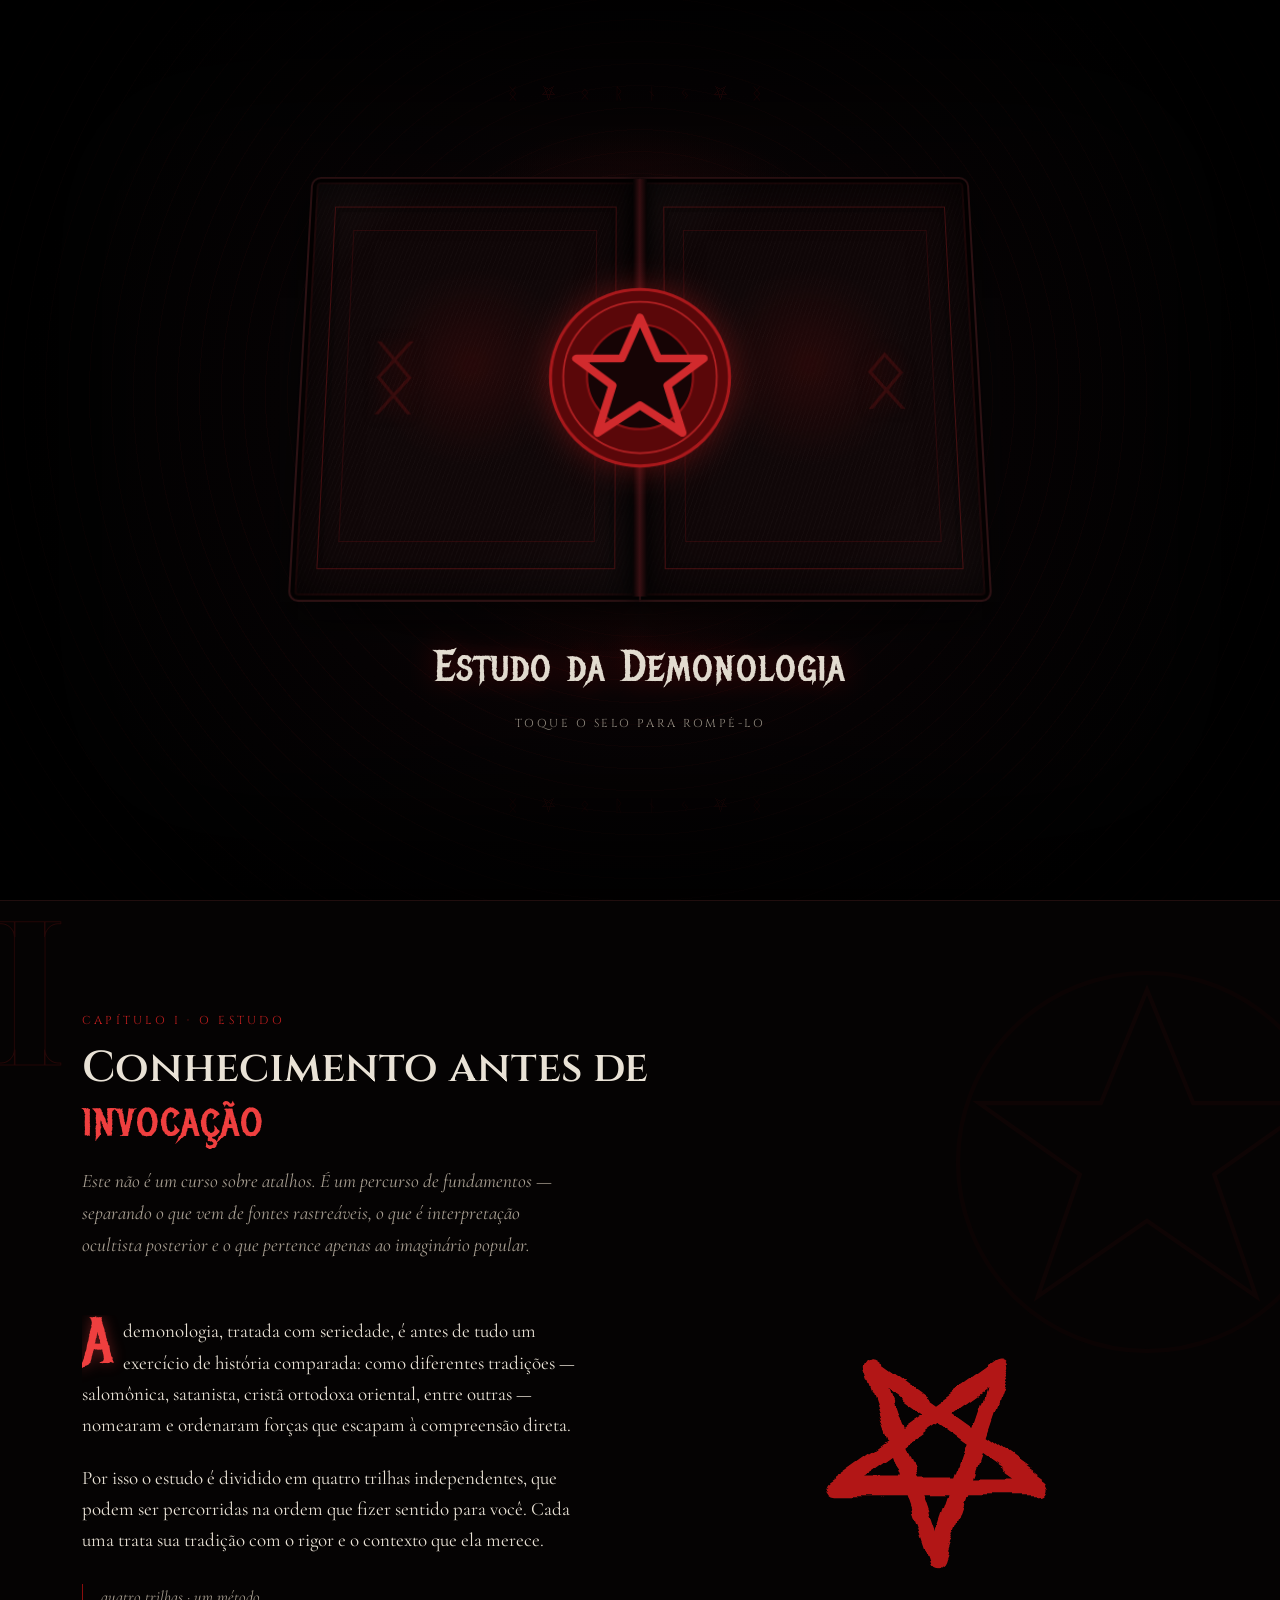
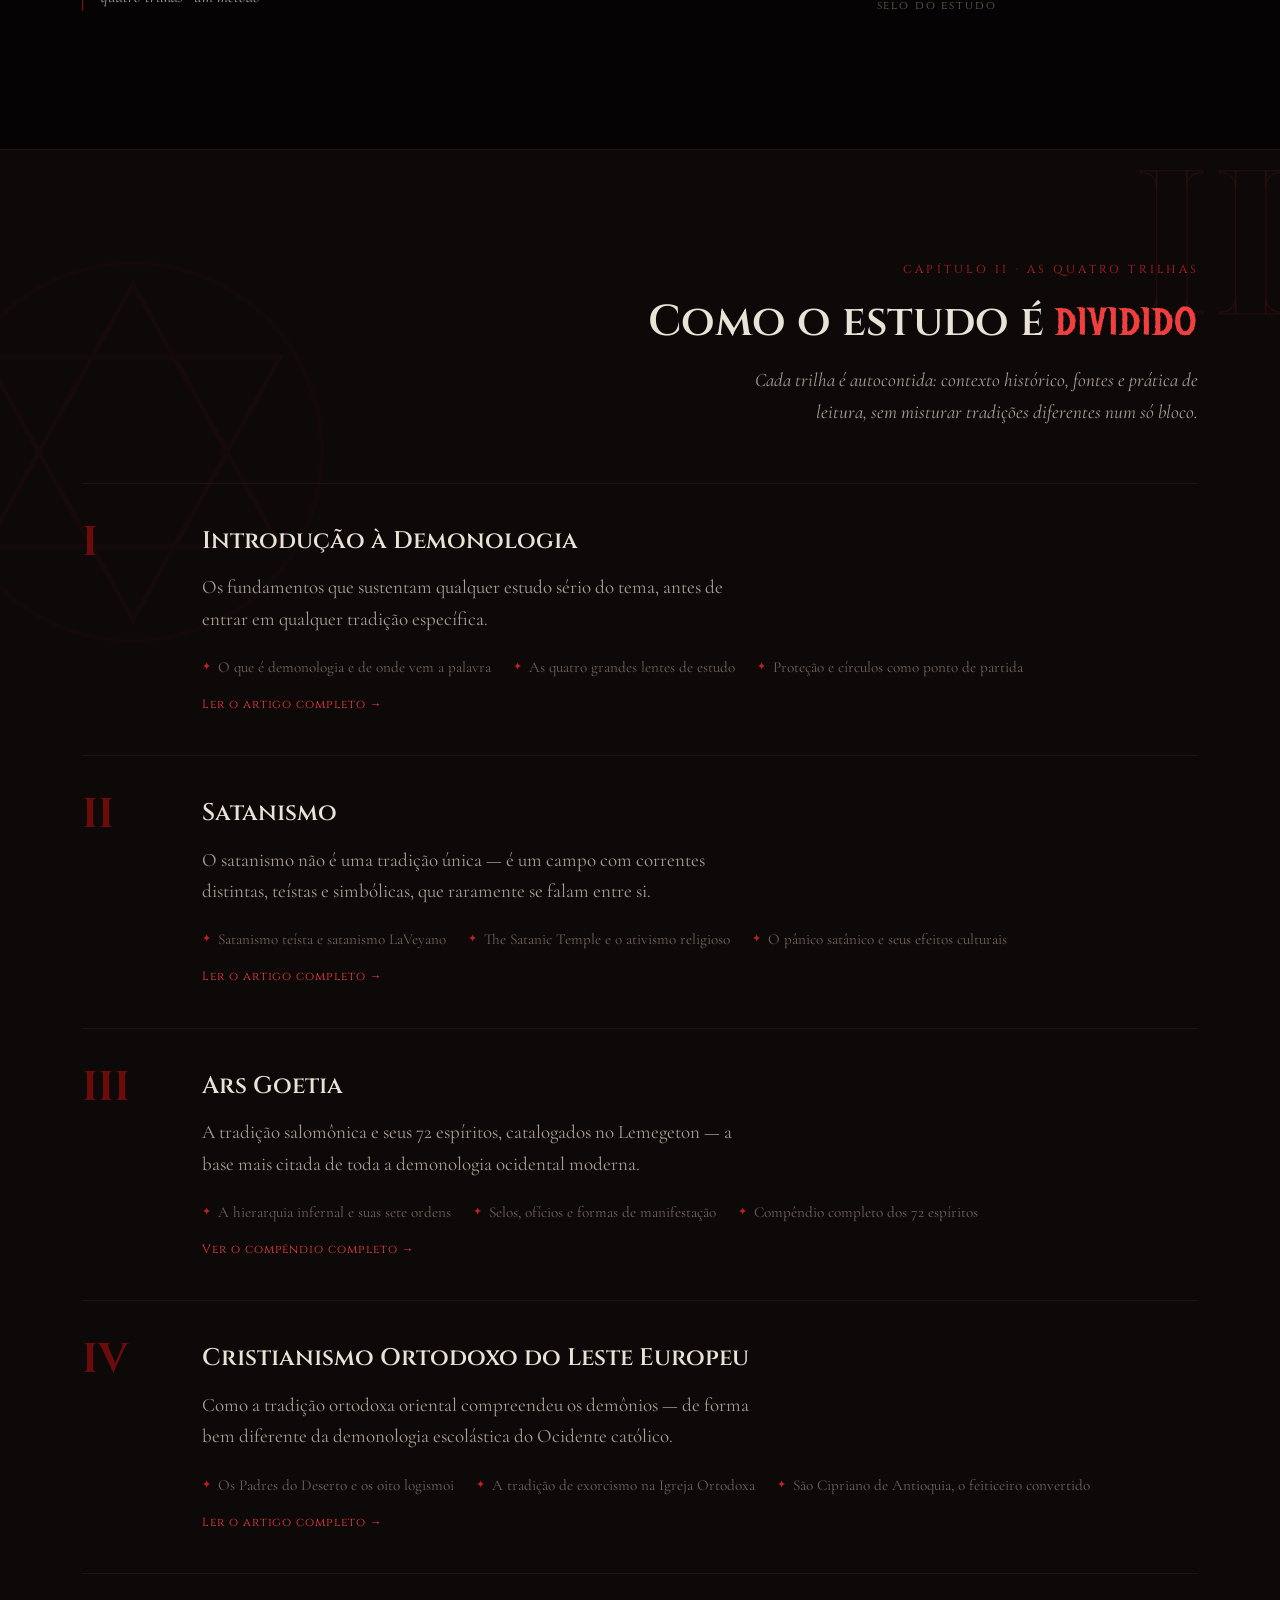
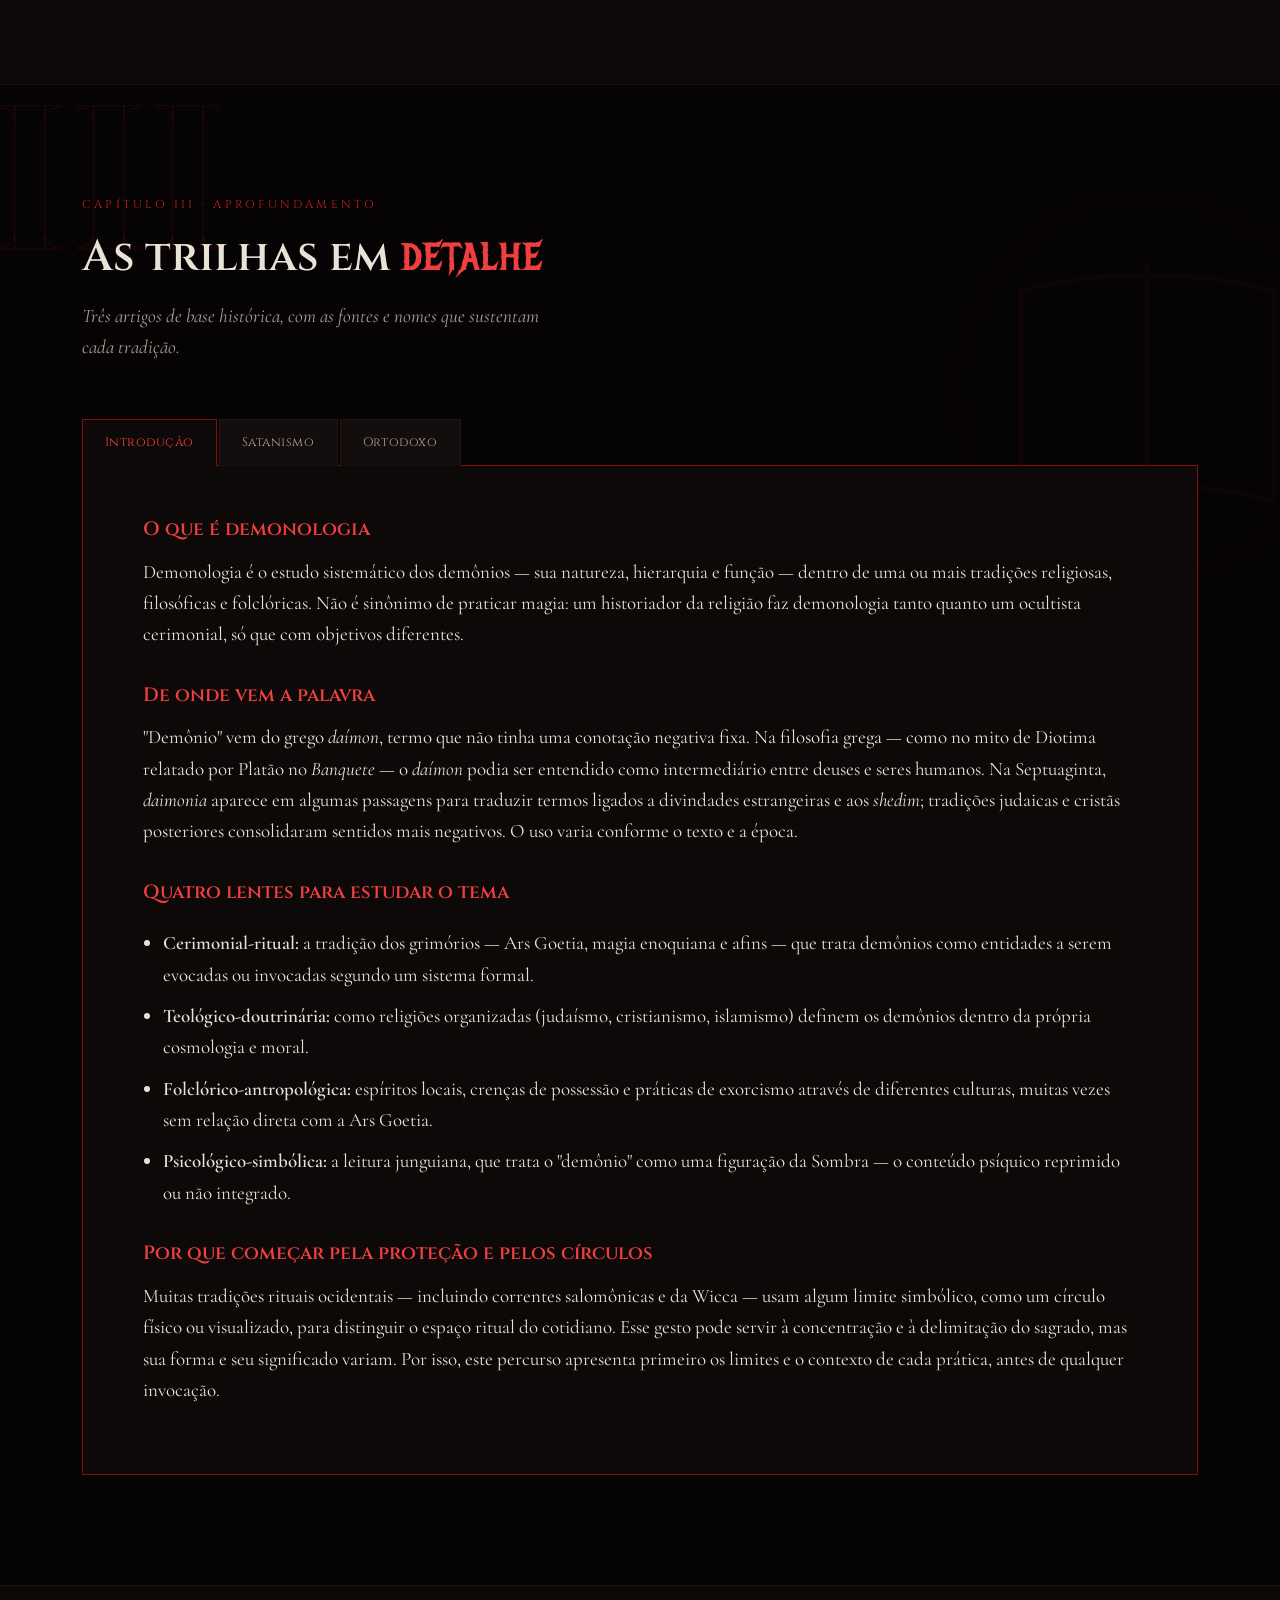
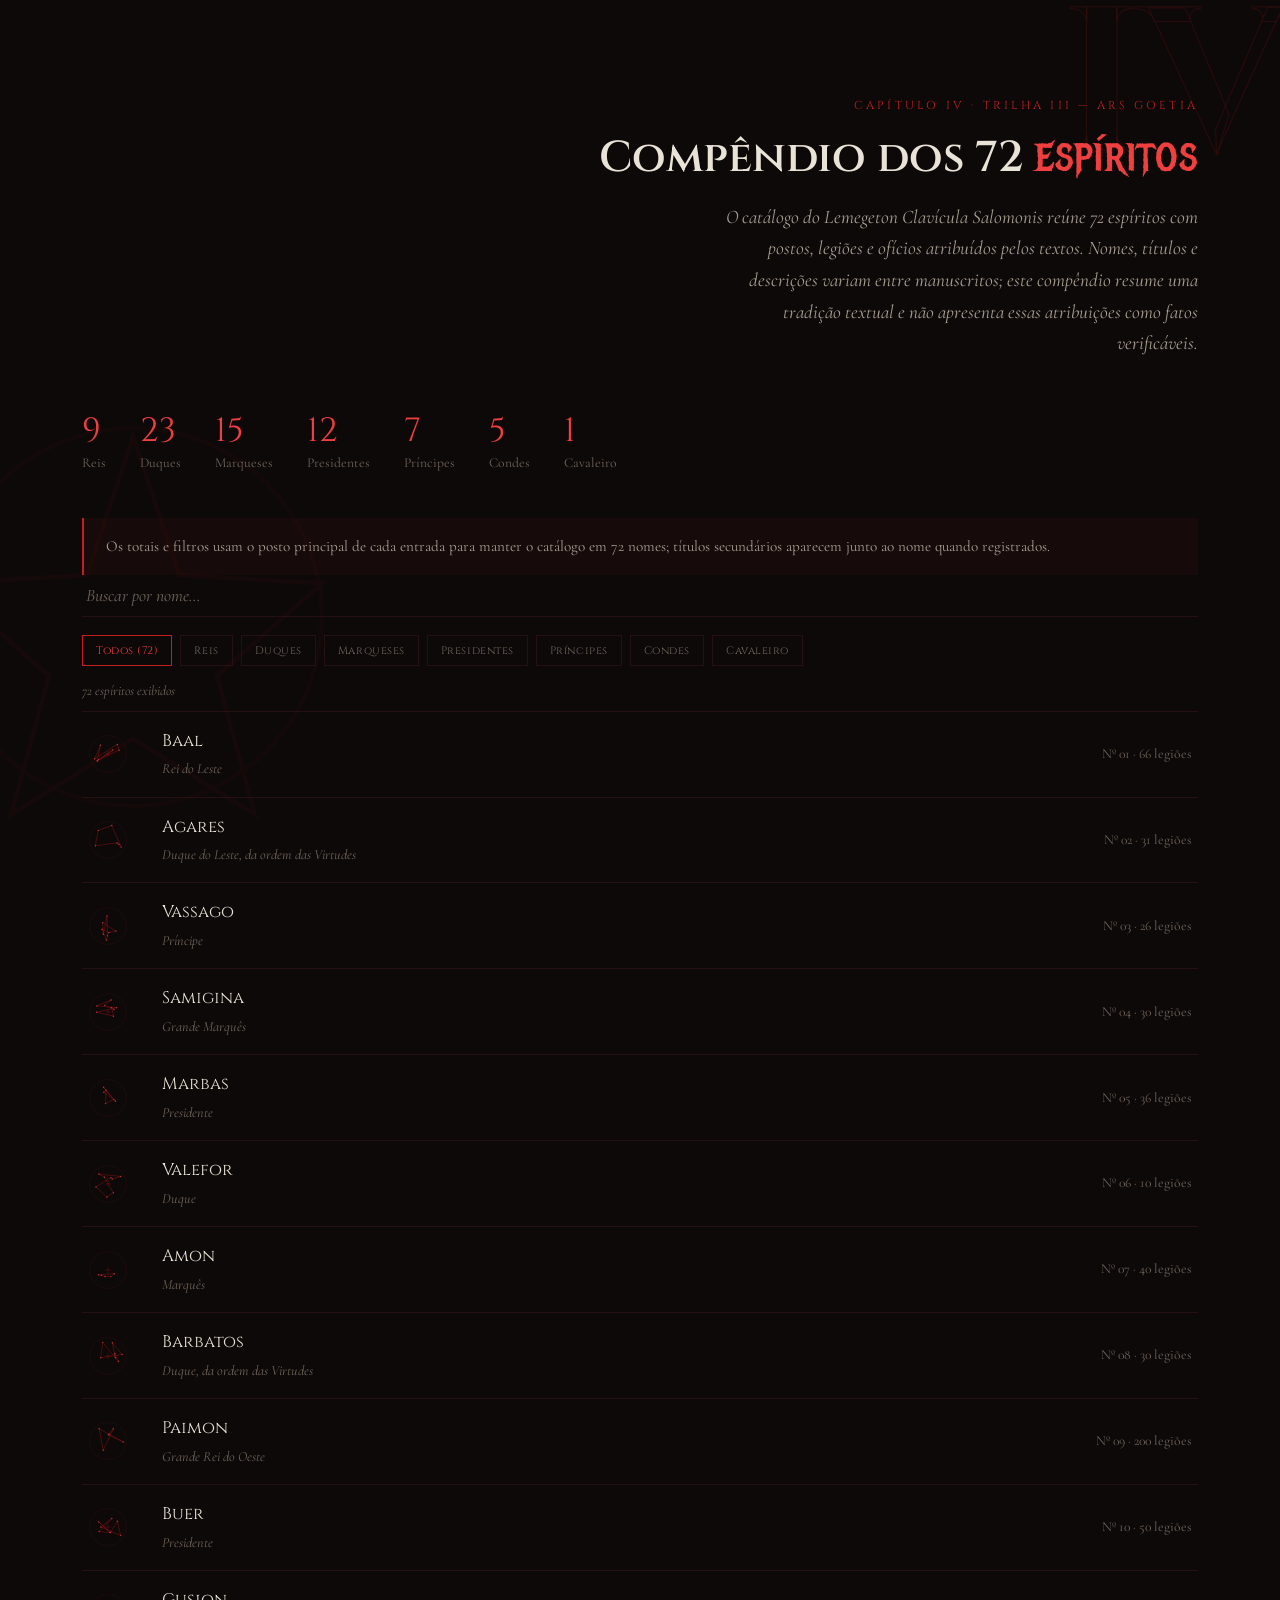
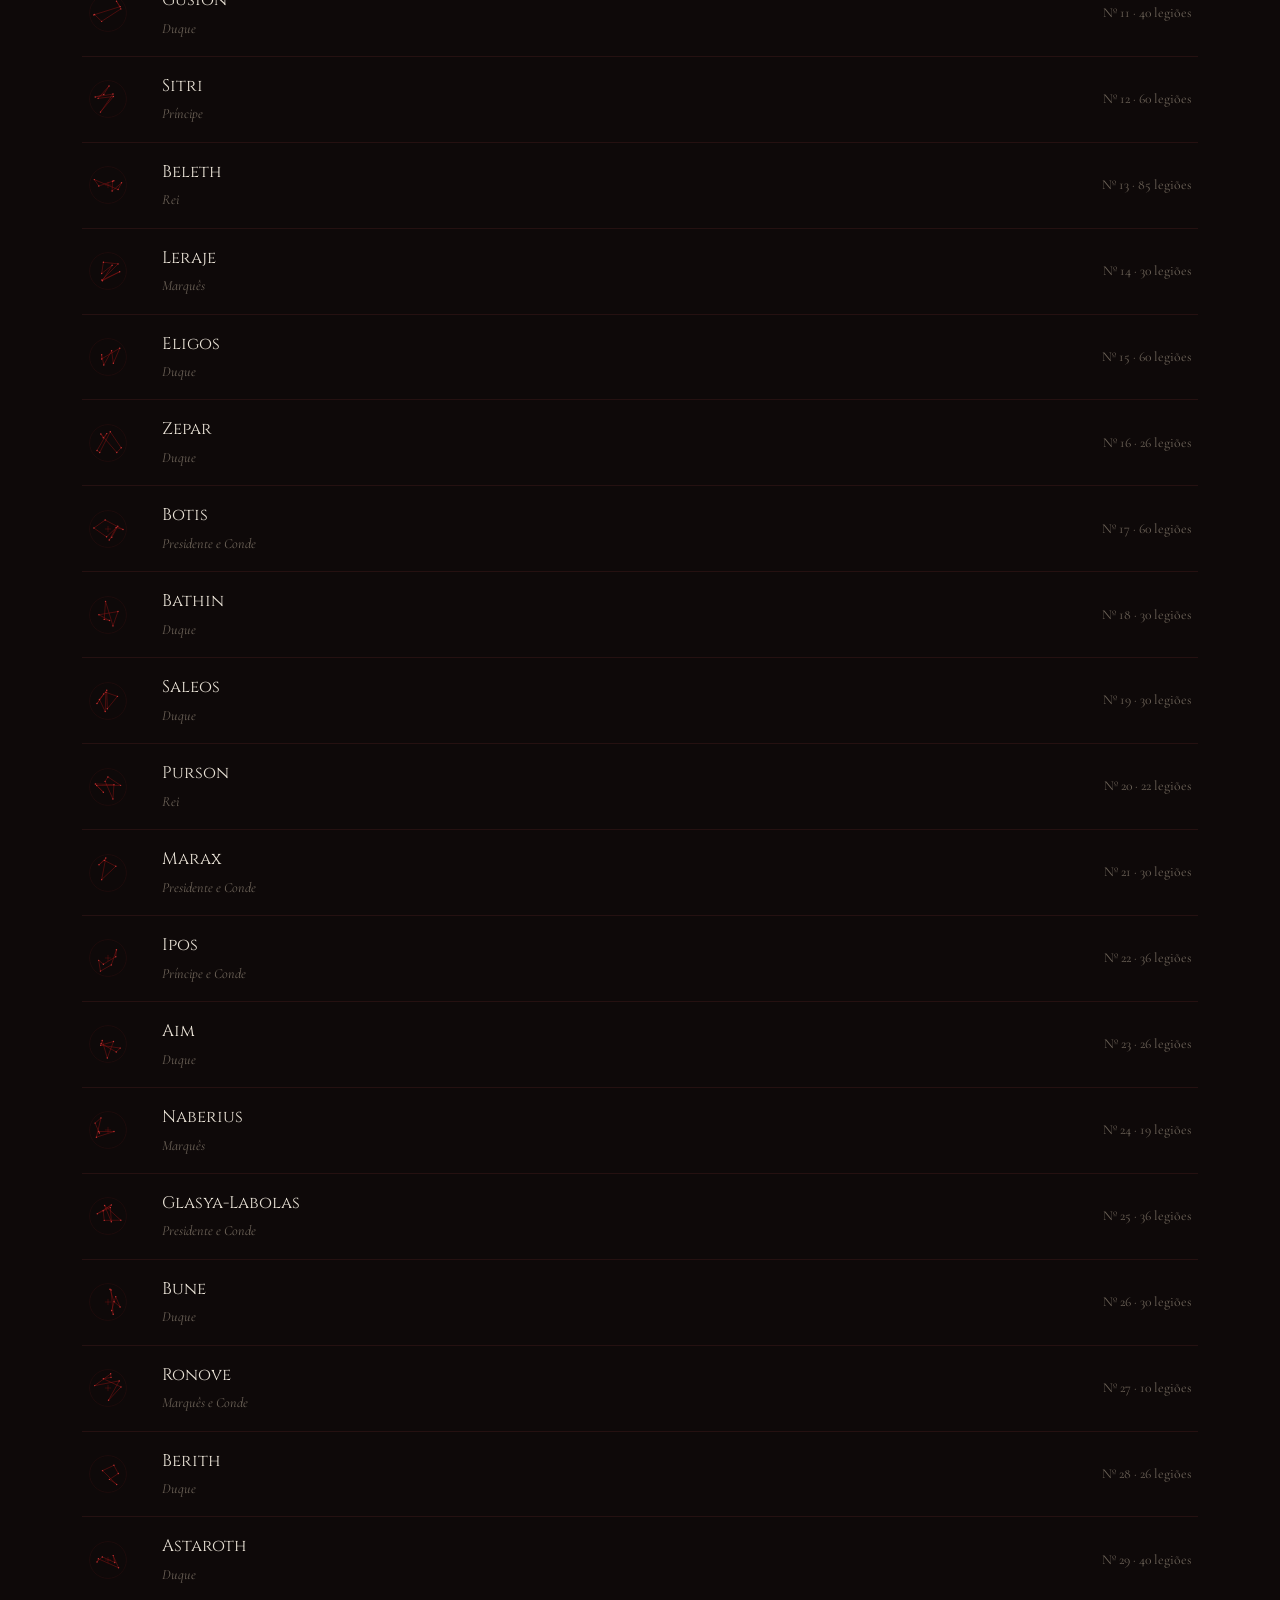
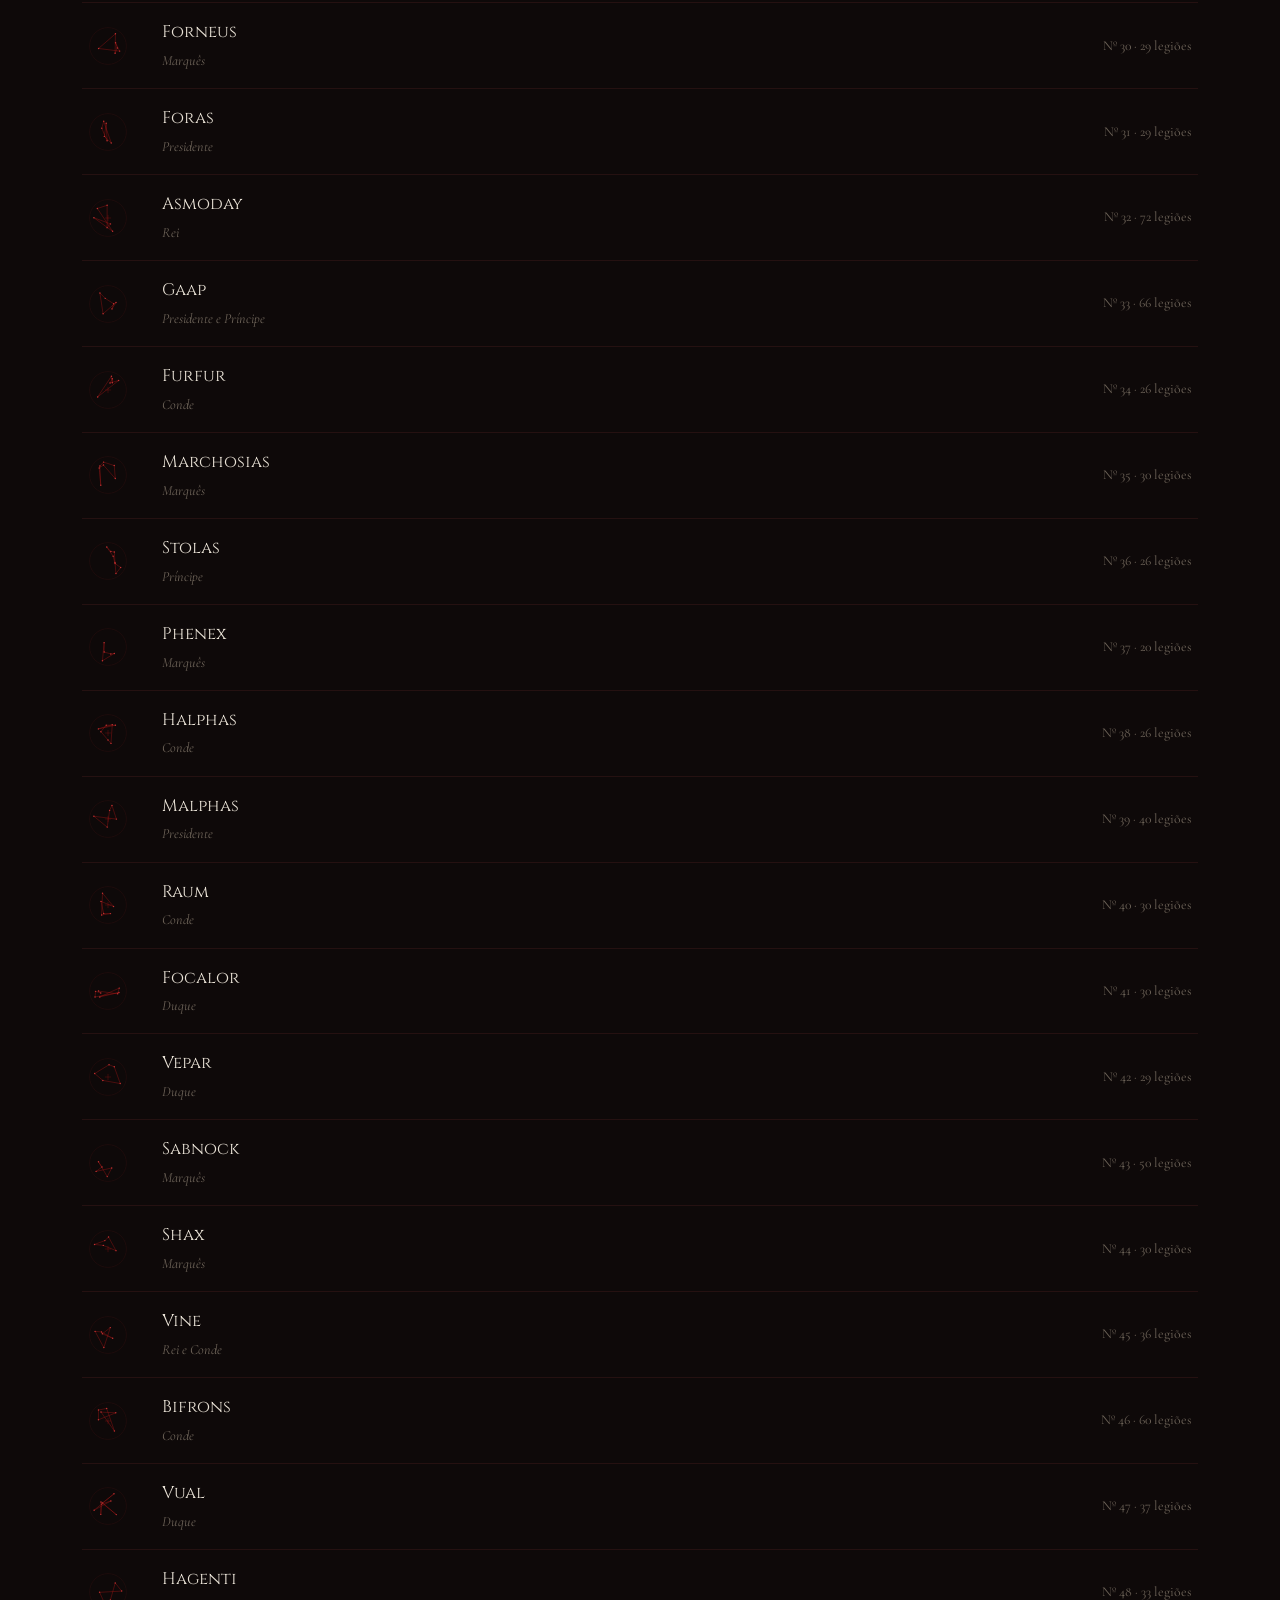
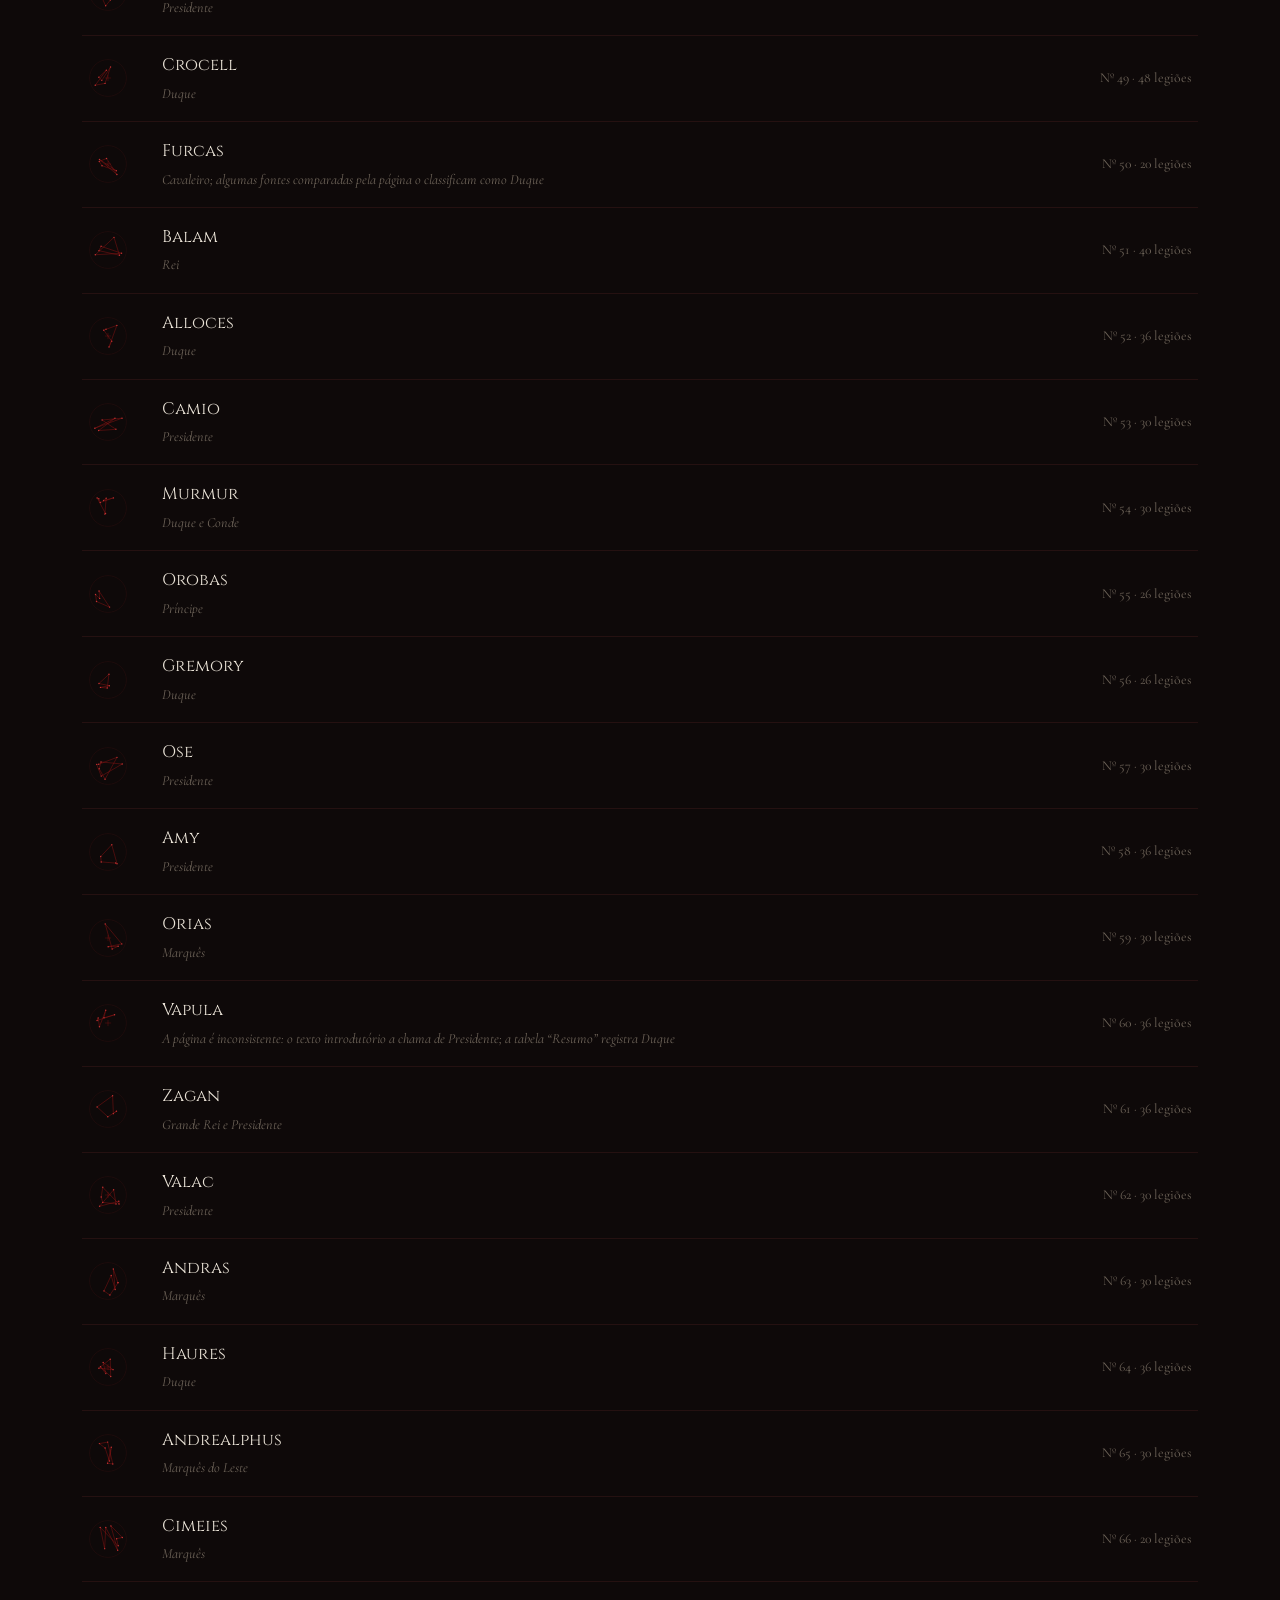
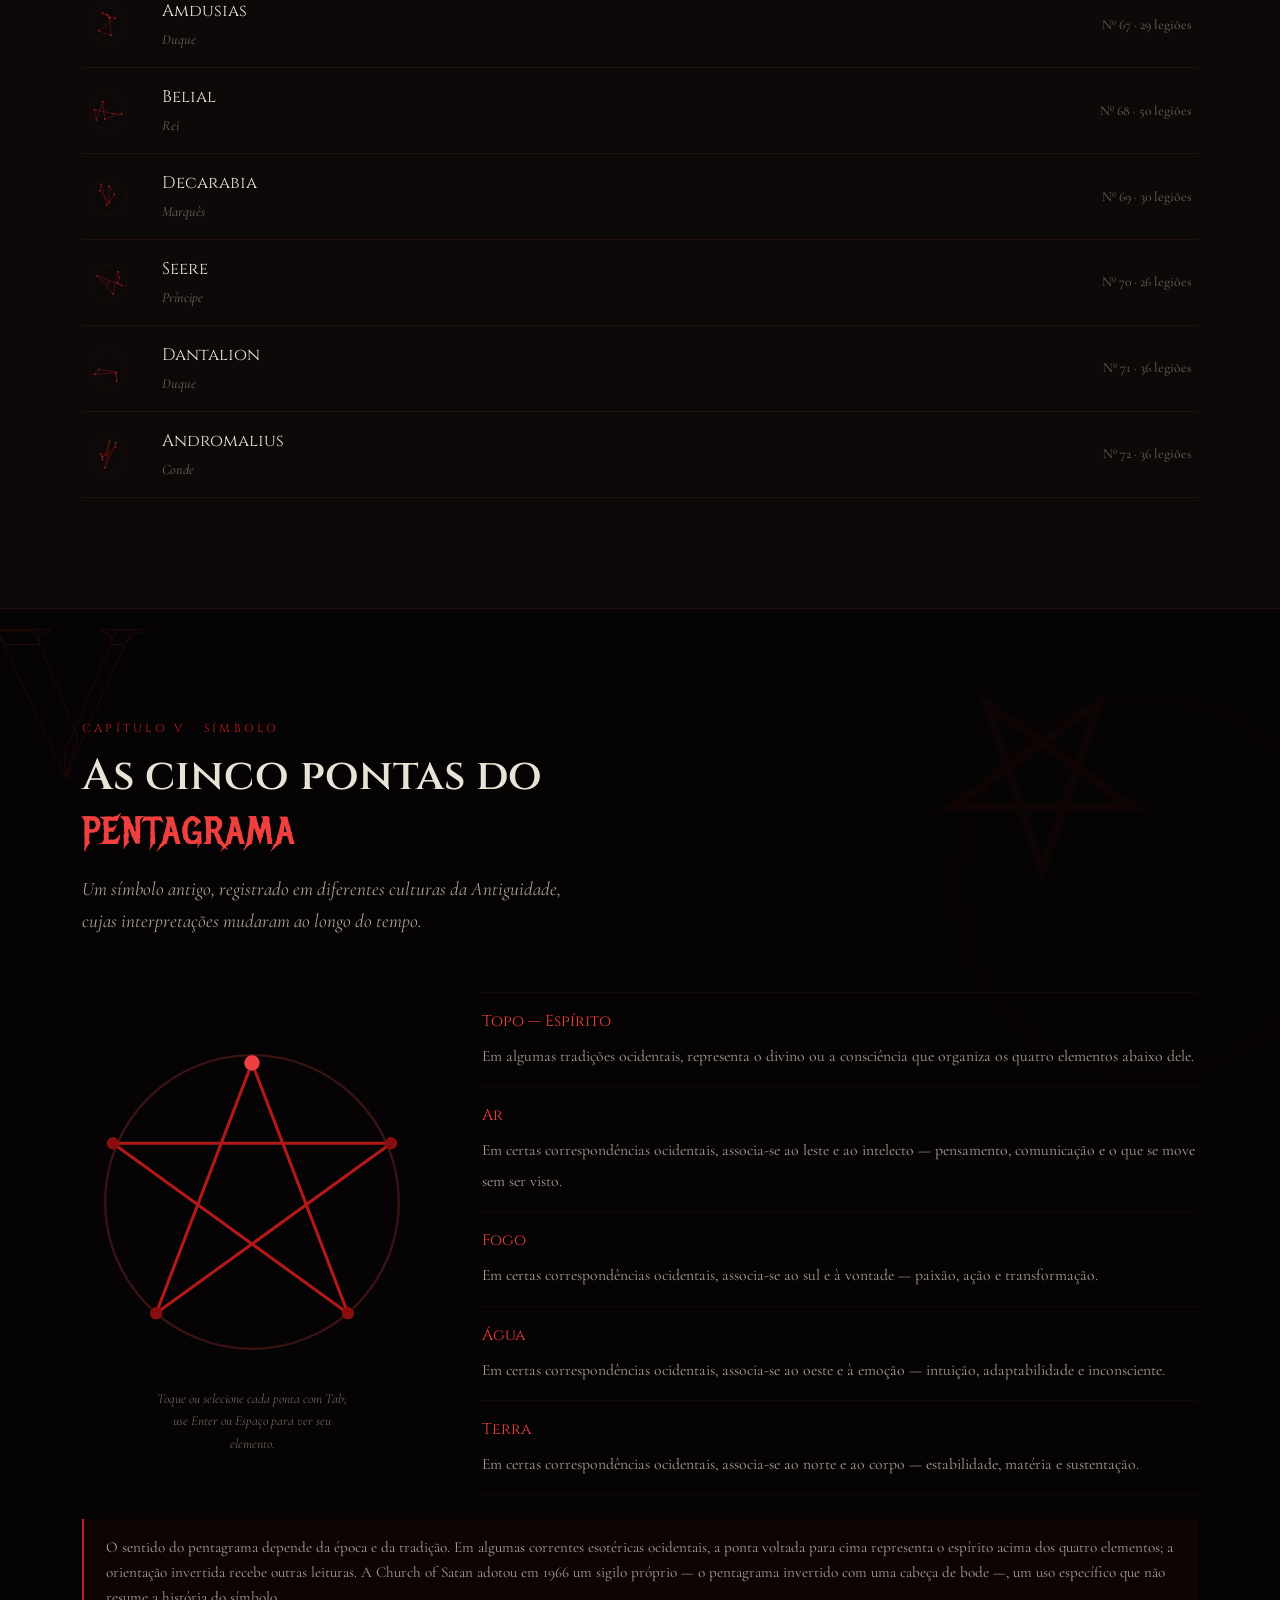
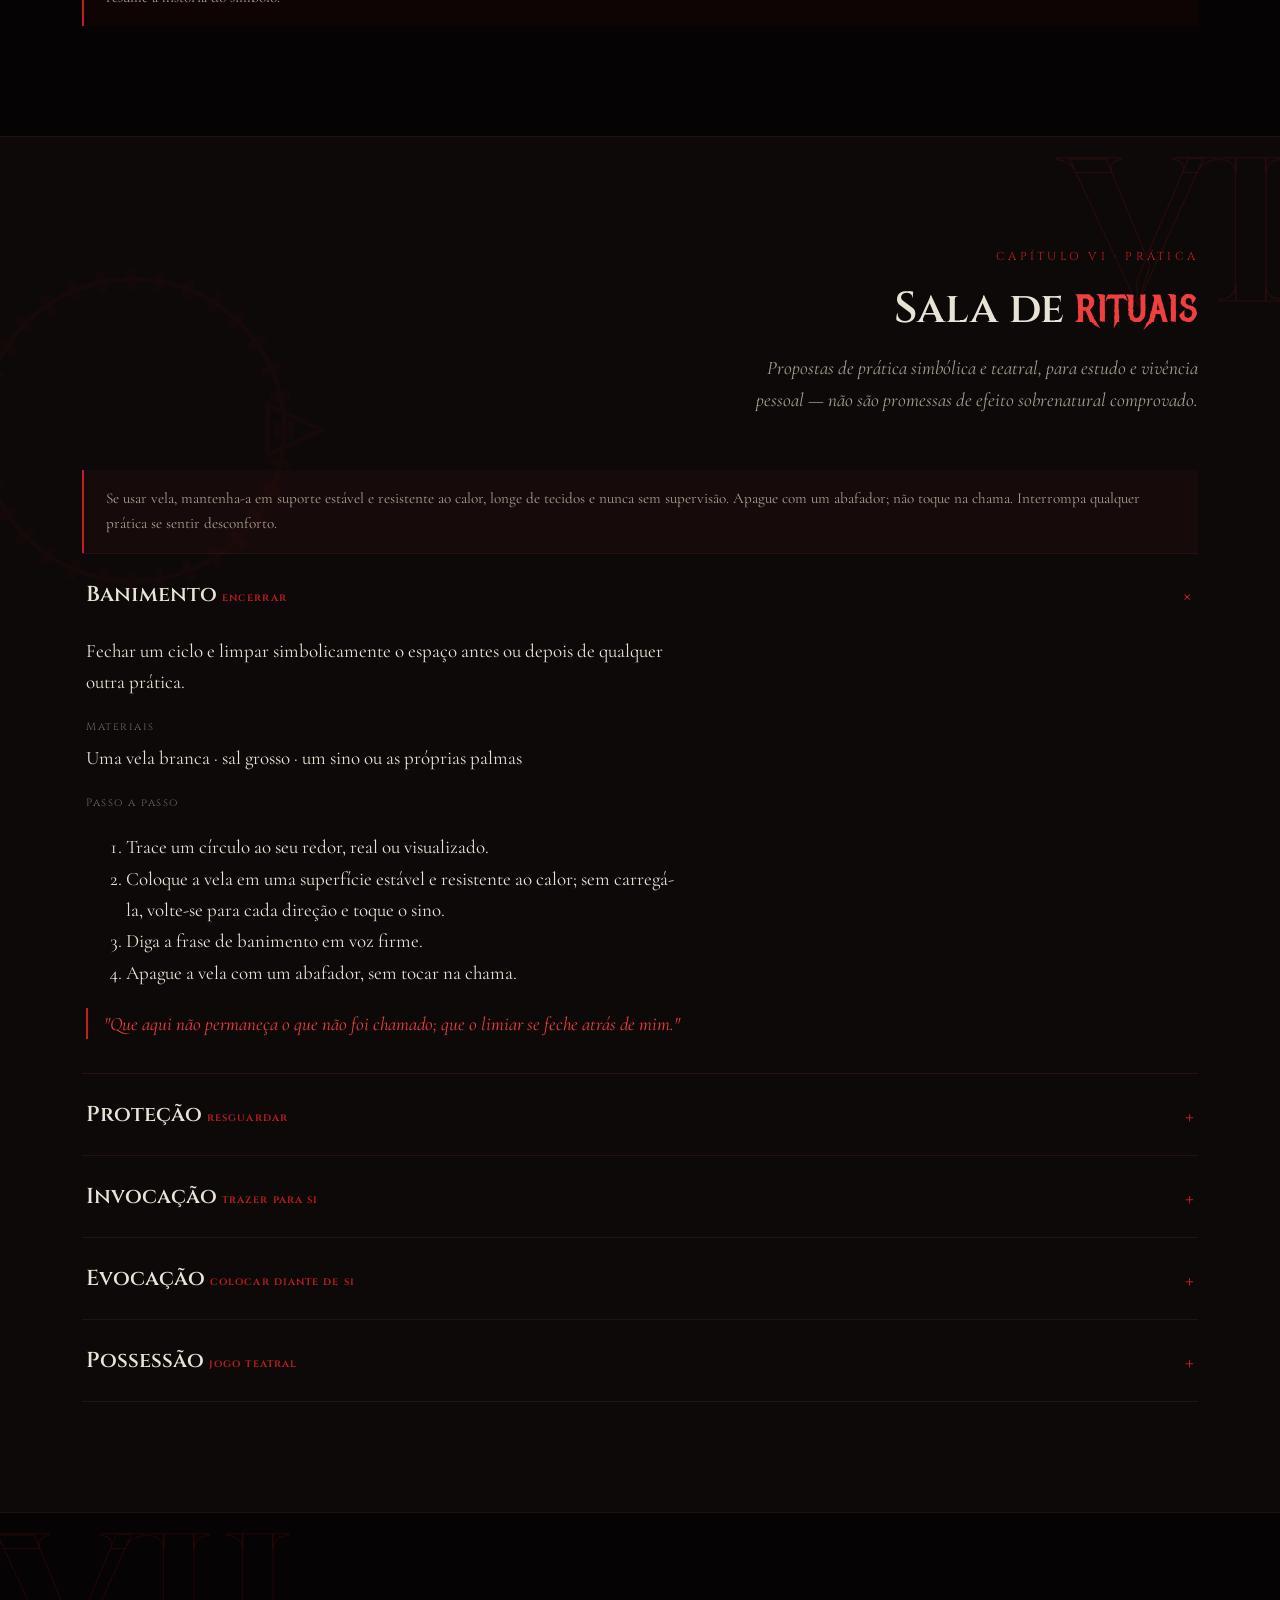
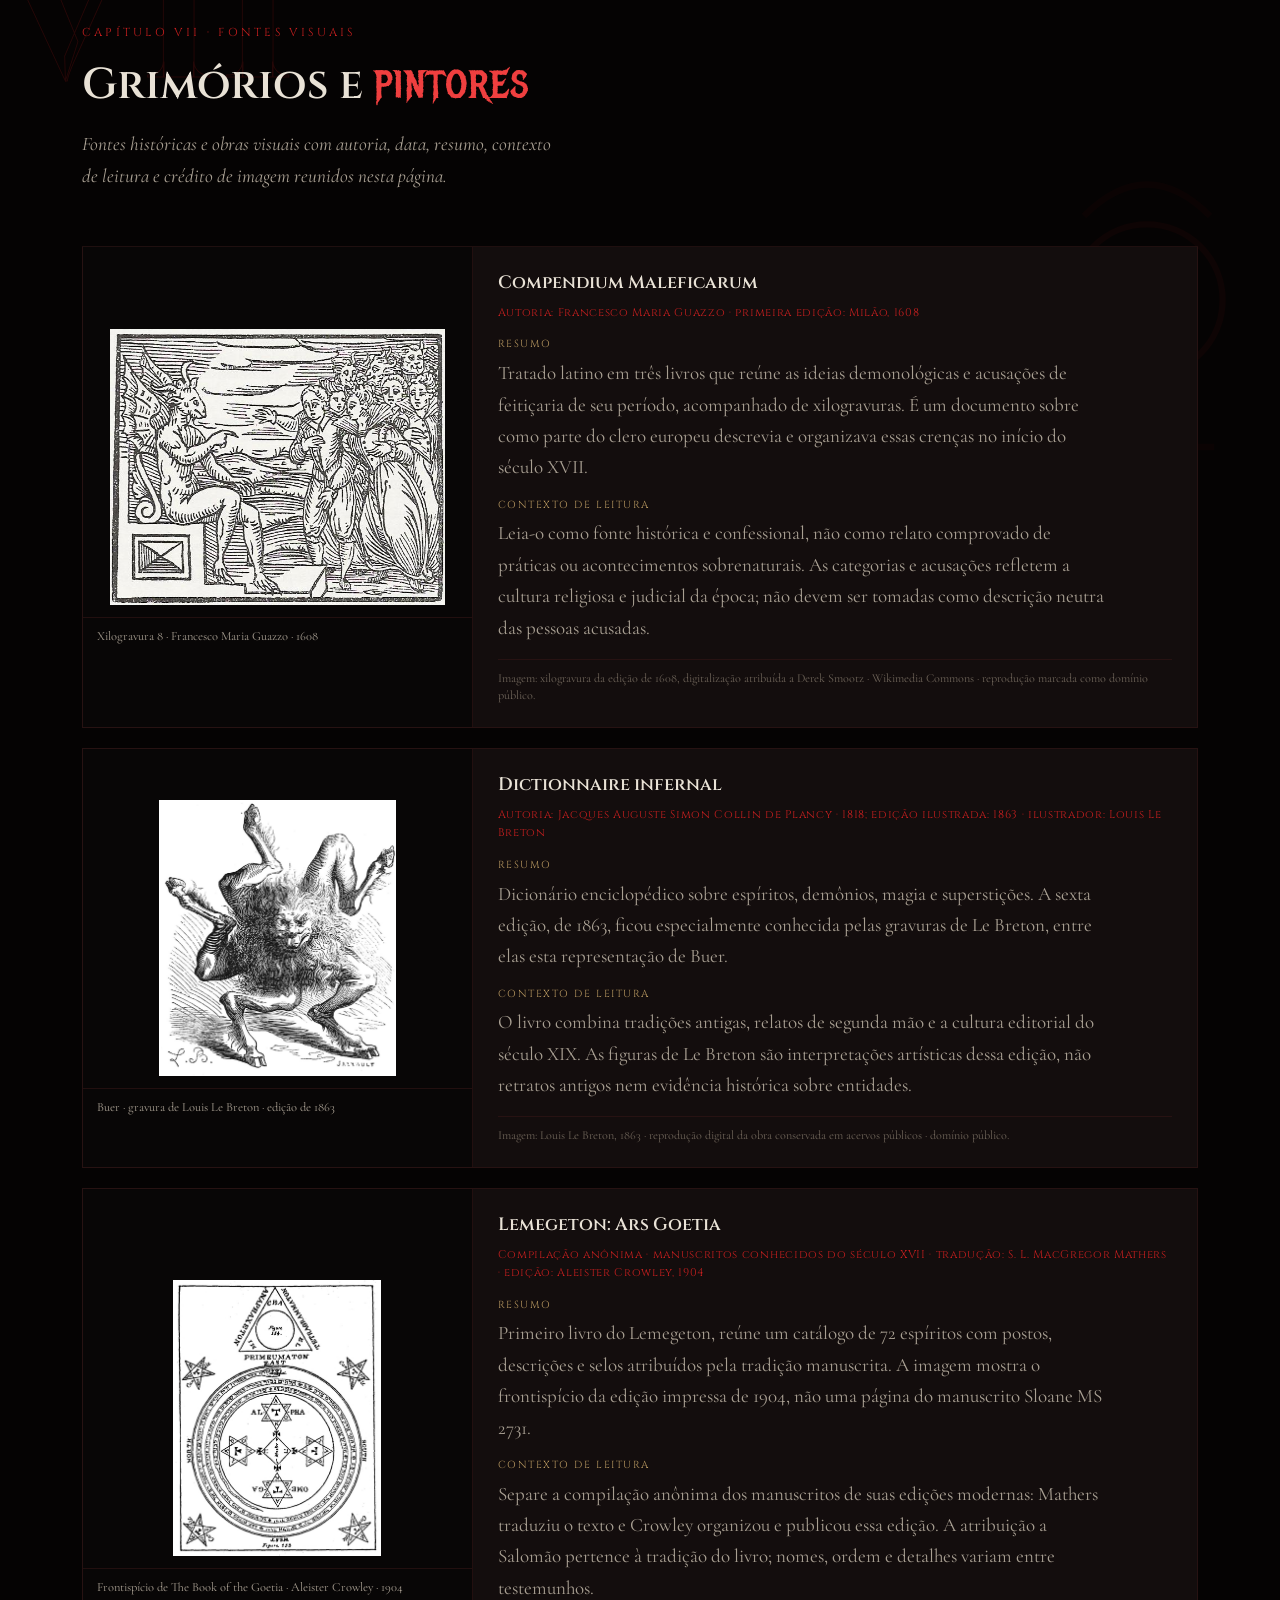
<file: index.html>
<!DOCTYPE html>
<html lang="pt-BR">
<head>
<meta charset="UTF-8">
<meta name="viewport" content="width=device-width, initial-scale=1, viewport-fit=cover">
<title>Estudo da Demonologia</title>


<link rel="stylesheet" href="assets/fontes.css">
<style>
  :root {
    --bg: #050303; --bg-raised: #0e0909; --bg-panel: #130d0d;
    --ink: #e9e2d6; --ink-dim: #a89f92; --ink-faint: #6e6459;
    --red: #8a0d0d; --red-bright: #c41f1f; --red-glow: #ef3f3f;
    --line: #34161699; --gold: #b89860;
    color-scheme: dark;
  }
  * { box-sizing: border-box; }
  html { scroll-behavior: smooth; scroll-padding-top: 20px; }
  body {
    margin: 0; background: var(--bg); color: var(--ink);
    font-family: 'Cormorant Garamond', serif; font-size: 19px; line-height: 1.65;
    -webkit-font-smoothing: antialiased; overflow-x: hidden;
  }
  h1, h2, h3, h4 { font-family: 'Cinzel', serif; font-weight: 600; margin: 0; color: var(--ink); }
  p { margin: 0 0 1.1em; }
  a { color: inherit; }
  ::selection { background: var(--red); color: var(--ink); }
  img, svg { display: block; max-width: 100%; }
  button, input { font-family: inherit; }
  .fraktur { font-family: 'Metal Mania', cursive; font-weight: 400; letter-spacing: 0.02em; }

  /* ============ textura de pergaminho global ============ */
  body::before {
    content: ""; position: fixed; inset: 0; z-index: 2; pointer-events: none;
    background-image: url("data:image/svg+xml,%3Csvg xmlns='http://www.w3.org/2000/svg' width='120' height='120'%3E%3Cfilter id='n'%3E%3CfeTurbulence type='fractalNoise' baseFrequency='0.85' numOctaves='2' stitchTiles='stitch'/%3E%3C/filter%3E%3Crect width='100%25' height='100%25' filter='url(%23n)'/%3E%3C/svg%3E");
    background-repeat: repeat; mix-blend-mode: overlay; opacity: 0.045;
  }
  body::after {
    content: ""; position: fixed; inset: 0; z-index: 1; pointer-events: none;
    background: radial-gradient(ellipse at 50% 50%, transparent 40%, rgba(0,0,0,0.6) 100%);
  }

  /* ============ brasas ============ */
  .embers-layer { position: fixed; inset: 0; pointer-events: none; z-index: 3; overflow: hidden; }
  .ember {
    position: absolute; bottom: -10px; border-radius: 50%;
    background: radial-gradient(circle, var(--red-glow), var(--red) 60%, transparent 75%);
    box-shadow: 0 0 6px 1px rgba(196,31,31,0.55);
    animation-name: emberRise; animation-timing-function: ease-in; animation-iteration-count: infinite; opacity: 0;
  }
  @keyframes emberRise {
    0% { transform: translate(0,0) scale(1); opacity: 0; }
    8% { opacity: 0.85; }
    50% { transform: translate(var(--drift,20px), -52vh) scale(0.85); }
    92% { opacity: 0.3; }
    100% { transform: translate(calc(var(--drift,20px) * 2), -100vh) scale(0.4); opacity: 0; }
  }

  /* ============ chama-marcador que segue a rolagem ============ */
  #flame-marker {
    position: fixed; left: 18px; top: 50%; z-index: 40; width: 22px; height: 34px;
    pointer-events: none; transition: top 0.15s linear; transform: translateY(-50%);
  }
  #flame-marker svg { width: 100%; height: 100%; }
  .flame-glow { animation: flameFlicker 2.6s ease-in-out infinite; transform-origin: 50% 100%; }
  @keyframes flameFlicker {
    0%,100% { transform: scaleY(1) scaleX(1) rotate(0deg); opacity: 0.95; }
    25% { transform: scaleY(1.08) scaleX(0.94) rotate(-2deg); opacity: 1; }
    50% { transform: scaleY(0.92) scaleX(1.05) rotate(1deg); opacity: 0.85; }
    75% { transform: scaleY(1.05) scaleX(0.97) rotate(-1deg); opacity: 1; }
  }
  @media (max-width: 900px) { #flame-marker { display: none; } }

  /* ============ portal / grimório selado ============ */
  #gate {
    position: fixed; inset: 0; z-index: 100; overflow: hidden;
    background:
      radial-gradient(circle at 50% 44%, rgba(128,10,10,.20), transparent 34%),
      radial-gradient(circle at 50% 48%, #120708 0%, #060304 45%, #020202 78%);
    display: flex; align-items: center; justify-content: center; flex-direction: column;
    cursor: pointer; transition: opacity .7s ease, visibility .7s ease;
    perspective: 1500px; isolation: isolate;
  }
  #gate::before {
    content: ""; position: absolute; inset: -12%; pointer-events: none;
    background:
      radial-gradient(circle at 50% 45%, rgba(178,24,24,.22), transparent 27%),
      repeating-radial-gradient(circle at 50% 45%, rgba(178,24,24,.045) 0 1px, transparent 1px 22px);
    animation: gateBreath 5.5s ease-in-out infinite;
  }
  #gate::after {
    content: ""; position: absolute; inset: 0; pointer-events:none; z-index:8;
    box-shadow: inset 0 0 190px 70px #000;
    opacity:.92;
  }
  @keyframes gateBreath { 0%,100% { opacity:.48; transform:scale(1); } 50% { opacity:1; transform:scale(1.035); } }

  .gate-runes {
    position:absolute; inset:0; display:grid; place-items:center; pointer-events:none; z-index:0;
    font-family:'Cinzel',serif; color:rgba(178,24,24,.18); letter-spacing:.6em;
    font-size:clamp(.7rem,1.4vw,1rem); text-transform:uppercase;
  }
  .gate-runes::before,.gate-runes::after {
    content:"ᛝ   ⛧   ᛟ   ᚱ   ᚾ   ᛃ   ⛧   ᛝ"; position:absolute; white-space:nowrap;
    animation:runeDrift 18s linear infinite; filter:blur(.15px);
  }
  .gate-runes::before{top:9%;}.gate-runes::after{bottom:9%;animation-direction:reverse;opacity:.6}
  @keyframes runeDrift{from{transform:translateX(-3%)}to{transform:translateX(3%)}}

  .grimoire-stage {
    position:relative; z-index:2; width:min(82vw,680px); aspect-ratio:1.58/1;
    perspective:1500px; transform-style:preserve-3d;
    transition:transform .9s cubic-bezier(.2,.75,.2,1), filter .9s ease;
  }
  .grimoire-shadow {
    position:absolute; left:8%; right:8%; bottom:-7%; height:16%; border-radius:50%;
    background:radial-gradient(ellipse,rgba(0,0,0,.9),transparent 70%); filter:blur(13px);
    transition:transform 1.4s ease, opacity 1.4s ease;
  }
  .book {
    position:absolute; inset:0; transform-style:preserve-3d;
    transform:rotateX(7deg) translateZ(0); transition:transform 1.4s cubic-bezier(.18,.72,.15,1);
  }
  .page-spread {
    position:absolute; inset:4.5% 3.5%; z-index:0; border-radius:8px;
    background:
      linear-gradient(90deg, rgba(26,12,10,.82) 0 1.2%, transparent 1.2% 49.5%, rgba(55,24,19,.7) 49.5% 50.5%, transparent 50.5% 98.8%, rgba(26,12,10,.82) 98.8%),
      repeating-linear-gradient(0deg, rgba(67,42,31,.09) 0 1px, transparent 1px 7px),
      linear-gradient(100deg,#a98b67 0%,#c3a57b 47%,#a88562 50%,#c4a77d 53%,#9f805f 100%);
    box-shadow:0 0 0 5px #2a1410,0 0 0 7px #060303,0 22px 55px rgba(0,0,0,.7);
    opacity:.22; transform:scale(.94) translateZ(-10px); transition:opacity .9s ease .35s, transform 1.2s ease .25s;
    overflow:hidden;
  }
  .page-spread::before,.page-spread::after {
    content:""; position:absolute; top:10%; bottom:10%; width:37%; opacity:.34;
    background:repeating-linear-gradient(0deg, transparent 0 10px, rgba(53,28,21,.45) 10px 11px);
  }
  .page-spread::before{left:8%}.page-spread::after{right:8%}
  .page-mark {
    position:absolute; left:50%; top:50%; transform:translate(-50%,-50%); z-index:2;
    font-family:'Metal Mania',cursive; color:rgba(83,16,16,.60); font-size:clamp(1.5rem,4.5vw,3.6rem); text-align:center;
    opacity:0; transition:opacity .8s ease 1s; white-space:nowrap;
  }
  .book-cover {
    position:absolute; top:0; bottom:0; width:50.2%; z-index:4; overflow:hidden;
    backface-visibility:hidden; transform-style:preserve-3d;
    background:
      radial-gradient(circle at 50% 46%,rgba(112,12,12,.23),transparent 35%),
      linear-gradient(135deg,rgba(255,255,255,.035),transparent 18% 74%,rgba(255,255,255,.02)),
      repeating-linear-gradient(110deg,rgba(255,255,255,.018) 0 1px,transparent 1px 4px),
      #100708;
    border:2px solid #2d1113;
    box-shadow:inset 0 0 55px rgba(0,0,0,.85), inset 0 0 0 4px #070303, inset 0 0 0 6px rgba(111,20,22,.28), 0 18px 48px rgba(0,0,0,.72);
    transition:transform 1.55s cubic-bezier(.18,.72,.15,1), filter .9s ease;
  }
  .book-cover::before {
    content:""; position:absolute; inset:7%; border:1px solid rgba(155,28,30,.4); box-shadow:inset 0 0 0 5px rgba(0,0,0,.18);
  }
  .book-cover::after {
    content:""; position:absolute; inset:13%; border:1px solid rgba(105,17,19,.32);
  }
  .cover-left{left:0;transform-origin:100% 50%;border-radius:10px 1px 1px 10px}
  .cover-right{right:0;transform-origin:0 50%;border-radius:1px 10px 10px 1px}
  .cover-left .cover-glyph,.cover-right .cover-glyph {
    position:absolute; top:50%; transform:translateY(-50%); font-family:'Cinzel',serif; color:rgba(148,23,26,.24);
    font-size:clamp(2.2rem,7vw,5.2rem); text-shadow:0 0 18px rgba(116,10,10,.25);
  }
  .cover-left .cover-glyph{left:20%}.cover-right .cover-glyph{right:20%}
  .book-spine {
    position:absolute; z-index:6; left:50%; top:1.5%; bottom:1.5%; width:14px; transform:translateX(-50%) translateZ(8px);
    background:linear-gradient(90deg,#050202,#381013 48%,#050202); box-shadow:0 0 16px rgba(0,0,0,.9);
    transition:opacity .5s ease .8s;
  }

  .seal-assembly {
    position:absolute; z-index:10; left:50%; top:50%; width:min(31vw,210px); aspect-ratio:1;
    transform:translate(-50%,-50%) translateZ(32px); filter:drop-shadow(0 0 16px rgba(178,24,24,.48));
  }
  .seal-half {
    position:absolute; inset:0; transition:transform .68s cubic-bezier(.3,.9,.25,1), opacity .5s ease .25s, filter .6s ease;
  }
  .seal-half.left{clip-path:inset(0 50% 0 0)}
  .seal-half.right{clip-path:inset(0 0 0 50%)}
  .seal-svg{width:100%;height:100%;overflow:visible}
  .wax-disc{fill:#5a0709;stroke:#a9181b;stroke-width:1.7}
  .wax-ring{fill:none;stroke:#d12a2d;stroke-width:1;opacity:.72}
  .wax-star{fill:none;stroke:#d12a2d;stroke-width:4.4;stroke-linecap:round;stroke-linejoin:round}
  .wax-core{fill:#160405;stroke:#8e1114;stroke-width:1.2}
  .crack-lines{position:absolute;inset:0;pointer-events:none;opacity:0;transition:opacity .14s ease}
  .crack-lines svg{width:100%;height:100%}
  .crack-lines path{fill:none;stroke:#f07474;stroke-width:1.25;stroke-linecap:round;stroke-dasharray:80;stroke-dashoffset:80;filter:drop-shadow(0 0 4px #d71920)}
  .seal-glow{position:absolute;inset:18%;border-radius:50%;box-shadow:0 0 0 0 rgba(220,37,42,.0);pointer-events:none}
  .wax-fragment {
    position:absolute; left:50%; top:50%; width:9px; height:7px; border-radius:60% 35% 55% 40%; z-index:12;
    background:#8d1013; box-shadow:0 0 5px rgba(219,39,43,.35); opacity:0;
    transform:translate(-50%,-50%);
  }

  .gate-text { margin-top:34px; text-align:center; position:relative; z-index:4; transition:opacity .5s ease, transform .7s ease; }
  .gate-title { font-family:'Metal Mania',cursive; font-size:clamp(1.8rem,5vw,2.75rem); color:var(--ink); margin-bottom:10px; text-shadow:0 0 30px rgba(196,31,31,.45); }
  .gate-cue { font-family:'Cinzel',serif; font-size:.72rem; letter-spacing:.22em; color:var(--ink-dim); animation:cuePulse 2.4s ease-in-out infinite; min-height:1.2em; }
  @keyframes cuePulse { 0%,100%{opacity:.48} 50%{opacity:1} }

  #gate.breaking .grimoire-stage{animation:bookTremor .48s cubic-bezier(.36,.07,.19,.97) both}
  #gate.breaking .crack-lines{opacity:1}
  #gate.breaking .crack-lines path{animation:drawCrack .42s ease-out forwards}
  #gate.breaking .seal-glow{animation:sealPulse .52s ease-out forwards}
  #gate.breaking .seal-half.left{transform:translate(-20px,-5px) rotate(-8deg);filter:brightness(1.45)}
  #gate.breaking .seal-half.right{transform:translate(20px,5px) rotate(8deg);filter:brightness(1.45)}
  #gate.breaking .wax-fragment{animation:fragmentBurst .9s cubic-bezier(.15,.75,.2,1) var(--d,0s) forwards}
  @keyframes drawCrack{to{stroke-dashoffset:0}}
  @keyframes sealPulse{0%{box-shadow:0 0 0 0 rgba(220,37,42,.0)}40%{box-shadow:0 0 42px 16px rgba(220,37,42,.48)}100%{box-shadow:0 0 85px 30px rgba(220,37,42,0)}}
  @keyframes bookTremor{10%,90%{transform:translateX(-2px) rotateZ(-.2deg)}20%,80%{transform:translateX(4px) rotateZ(.3deg)}30%,50%,70%{transform:translateX(-6px) rotateZ(-.4deg)}40%,60%{transform:translateX(6px) rotateZ(.45deg)}}
  @keyframes fragmentBurst{0%{opacity:0;transform:translate(-50%,-50%) rotate(0) scale(.6)}12%{opacity:1}100%{opacity:0;transform:translate(calc(-50% + var(--x)),calc(-50% + var(--y))) rotate(var(--r)) scale(.2)}}

  #gate.opening .seal-half.left{transform:translate(-105px,-22px) rotate(-34deg) scale(.78);opacity:0}
  #gate.opening .seal-half.right{transform:translate(105px,22px) rotate(34deg) scale(.78);opacity:0}
  #gate.opening .crack-lines{opacity:0}
  #gate.opening .cover-left{transform:rotateY(-112deg) translateZ(4px);filter:brightness(.66)}
  #gate.opening .cover-right{transform:rotateY(112deg) translateZ(4px);filter:brightness(.66)}
  #gate.opening .page-spread{opacity:1;transform:scale(1) translateZ(0)}
  #gate.opening .page-mark{opacity:.8}
  #gate.opening .book-spine{opacity:.48}
  #gate.opening .book{transform:rotateX(2deg) scale(1.035)}
  #gate.opening .grimoire-shadow{transform:scaleX(1.23);opacity:.55}
  #gate.opening .gate-text{transform:translateY(12px);opacity:.86}

  #gate.finished{opacity:0;visibility:hidden;pointer-events:none}
  #gate.finished .grimoire-stage{transform:scale(1.11);filter:blur(2px)}
  #gate.finished .gate-text{opacity:0}

  @media(max-width:680px){
    .grimoire-stage{width:min(92vw,590px)}
    .seal-assembly{width:min(38vw,185px)}
    .gate-text{margin-top:24px}.gate-cue{font-size:.6rem;letter-spacing:.16em}
  }
  @media(prefers-reduced-motion:reduce){
    #gate::before,.gate-runes::before,.gate-runes::after,.gate-cue{animation:none}
    #gate.breaking .grimoire-stage{animation:none}
    #gate.breaking .wax-fragment{display:none}
    .book-cover,.page-spread,.seal-half,.grimoire-stage{transition-duration:.35s!important}
  }

  /* ============ marcador de capítulos (substitui o menu) ============ */
  #toc-tab {
    position: fixed; right: 0; bottom: 26px; z-index: 50;
    background: var(--bg-panel); border: 1px solid var(--line); border-right: none;
    padding: 12px 16px 12px 14px; cursor: pointer; display: flex; align-items: center; gap: 8px;
    font-family: 'Cinzel', serif; font-size: 0.72rem; letter-spacing: 0.1em; color: var(--ink-dim);
    transition: padding .25s ease, color .25s ease; user-select: none;
  }
  #toc-tab:hover, #toc-tab.open { color: var(--red-glow); }
  #toc-tab .rune { font-size: 1rem; }
  #toc-panel {
    position: fixed; right: 0; bottom: 68px; z-index: 49; width: min(78vw, 300px);
    background: var(--bg-panel); border: 1px solid var(--line);
    padding: 8px 0; transform: translateX(100%); opacity: 0; pointer-events: none;
    transition: transform .35s cubic-bezier(.4,0,.2,1), opacity .3s ease;
  }
  #toc-panel.open { transform: translateX(0); opacity: 1; pointer-events: auto; }
  #toc-panel a {
    display: flex; justify-content: space-between; gap: 10px; padding: 10px 20px;
    text-decoration: none; font-family: 'Cinzel', serif; font-size: 0.82rem; color: var(--ink-dim);
    border-bottom: 1px dotted var(--line); transition: color .2s, background .2s;
  }
  #toc-panel a:last-child { border-bottom: none; }
  #toc-panel a:hover { color: var(--red-glow); background: rgba(196,31,31,0.06); }
  #toc-panel .roman { color: var(--red-bright); font-family: 'Cinzel', serif; }

  /* ============ musica ============ */
  #music-toggle {
    position: fixed; left: 18px; bottom: 18px; z-index: 40;
    background: var(--bg-panel); border: 1px solid var(--line); color: var(--ink-dim);
    padding: 9px 14px; font-family: 'Cinzel', serif; font-size: 0.68rem; letter-spacing: 0.08em;
    display: flex; align-items: center; gap: 9px; cursor: pointer; transition: border-color .25s, color .25s;
  }
  #music-toggle .dot { width: 6px; height: 6px; border-radius: 50%; background: var(--ink-faint); transition: all .3s; }
  #music-toggle.on .dot { background: var(--red-glow); box-shadow: 0 0 8px var(--red-glow); animation: dotPulse 1.4s ease-in-out infinite; }
  @keyframes dotPulse { 0%,100% { transform: scale(1); } 50% { transform: scale(1.5); } }
  #music-toggle:hover { border-color: var(--red-bright); color: var(--red-glow); }
  @media (max-width: 700px) { #music-toggle { left: 10px; bottom: 10px; padding: 8px 10px; font-size: 0.6rem; } #music-toggle span:not(.dot) { display: none; } }

  /* ============ capa / titulo ============ */
  .titlepage {
    min-height: 100vh; display: flex; flex-direction: column; align-items: center; justify-content: center;
    text-align: center; position: relative; padding: 40px 24px; overflow: hidden;
  }
  .titlepage::before {
    content: ""; position: absolute; inset: 0;
    background: radial-gradient(circle at 50% 38%, rgba(138,13,13,0.32), transparent 48%), linear-gradient(180deg, #050303, #0e0909);
    z-index: 0;
  }
  .tp-content { position: relative; z-index: 1; max-width: 720px; }
  .tp-runes { font-size: 0.95rem; letter-spacing: 0.5em; color: var(--red-bright); margin-bottom: 26px; animation: runeGlow 3.4s ease-in-out infinite; }
  @keyframes runeGlow {
    0%,100% { text-shadow: 0 0 6px rgba(196,31,31,0.4); opacity: 0.8; }
    50% { text-shadow: 0 0 22px rgba(239,63,63,0.9); opacity: 1; }
  }
  .tp-title { font-family: 'Metal Mania', cursive; font-size: clamp(2.6rem, 8vw, 5.2rem); line-height: 1.05; animation: titleGlow 4.2s ease-in-out infinite; }
  @keyframes titleGlow {
    0%,100% { text-shadow: 0 0 40px rgba(196,31,31,0.4); }
    50% { text-shadow: 0 0 72px rgba(239,63,63,0.65); }
  }
  .tp-sub { font-family: 'Cormorant Garamond', serif; font-style: italic; font-size: 1.28rem; color: var(--ink-dim); max-width: 480px; margin: 26px auto 0; }
  .tp-cta { margin-top: 42px; display: flex; gap: 18px; justify-content: center; flex-wrap: wrap; }
  .btn {
    font-family: 'Cinzel', serif; font-size: 0.78rem; letter-spacing: 0.1em; padding: 14px 30px;
    border: 1px solid var(--red); text-decoration: none; color: var(--ink); background: transparent;
    cursor: pointer; transition: all .3s ease; position: relative;
  }
  .btn.solid { background: var(--red); }
  .btn.solid:hover { background: var(--red-bright); box-shadow: 0 0 30px rgba(196,31,31,0.6); }
  .btn.ghost:hover { border-color: var(--red-bright); color: var(--red-glow); box-shadow: inset 0 0 20px rgba(196,31,31,0.15); }
  .tp-descend { position: absolute; bottom: 34px; left: 50%; transform: translateX(-50%); z-index: 1; }
  .tp-descend svg { width: 22px; height: 34px; animation: descendBob 1.8s ease-in-out infinite; }
  @keyframes descendBob { 0%,100% { transform: translateY(0); opacity: 0.5; } 50% { transform: translateY(10px); opacity: 1; } }

  /* ============ capitulos ============ */
  .chapter { position: relative; padding: 110px 0; border-top: 1px solid var(--line); overflow: hidden; }
  .chapter.tight { padding: 90px 0; }
  .chapter[data-sigil]::before {
    content: ""; position: absolute; top: 6%; width: 420px; height: 420px; max-width: 46vw; max-height: 46vw;
    background-image: var(--sigil-img); background-repeat: no-repeat; background-size: contain;
    opacity: 0.05; pointer-events: none; z-index: 0;
  }
  .chapter[data-sigil].sigil-left::before { left: -6%; }
  .chapter[data-sigil].sigil-right::before { right: -6%; }
  @media (max-width: 760px) { .chapter[data-sigil]::before { display: none; } }
  .chapter-inner { max-width: 1180px; margin: 0 auto; padding: 0 32px; position: relative; z-index: 1; }
  .chapter-numeral {
    position: absolute; top: 0; font-family: 'Cinzel', serif; font-weight: 700; font-size: clamp(7rem, 16vw, 15rem);
    color: transparent; -webkit-text-stroke: 1px rgba(196,31,31,0.16); line-height: 1; pointer-events: none; z-index: 0;
    user-select: none;
  }
  .chapter-numeral.left { left: -10px; }
  .chapter-numeral.right { right: -10px; }
  .chapter-head { max-width: 640px; margin-bottom: 54px; }
  .chapter-head.right { margin-left: auto; text-align: right; }
  .chapter-kicker { font-family: 'Cinzel', serif; font-size: 0.72rem; letter-spacing: 0.28em; color: var(--red-bright); margin-bottom: 14px; }
  .chapter-title { font-size: clamp(1.9rem, 4vw, 2.7rem); line-height: 1.15; }
  .chapter-title .fraktur { font-size: 1.1em; color: var(--red-glow); }
  .chapter-lede { font-size: 1.2rem; font-style: italic; color: var(--ink-dim); margin-top: 18px; max-width: 60ch; }
  .chapter-head.right .chapter-lede { margin-left: auto; }

  /* reveal via clip-path — “tinta se espalhando” */
  .ink-reveal { clip-path: inset(0 100% 0 0); opacity: 0; transition: clip-path 1s cubic-bezier(.4,0,.2,1), opacity .4s ease; }
  .ink-reveal.in-view { clip-path: inset(0 0 0 0); opacity: 1; }
  .ink-reveal.from-right { clip-path: inset(0 0 0 100%); }
  .ink-reveal.from-right.in-view { clip-path: inset(0 0 0 0); }
  @media (prefers-reduced-motion: reduce) { .ink-reveal { clip-path: none !important; opacity: 1 !important; transition: none !important; } }

  /* letra capitular */
  .dropcap::first-letter {
    font-family: 'Metal Mania', cursive; font-size: 3.3em; float: left; line-height: 0.68;
    padding: 6px 10px 0 0; color: var(--red-glow); text-shadow: 0 0 14px rgba(239,63,63,0.4);
  }

  /* ============ margens/notas ============ */
  .marginal {
    border-left: 1px solid var(--red); padding-left: 18px; margin: 28px 0; max-width: 46ch;
    font-family: 'Cormorant Garamond', serif; font-style: italic; color: var(--ink-dim); font-size: 1.02rem;
  }
  .marginal.right-align { border-left: none; border-right: 1px solid var(--red); padding-left: 0; padding-right: 18px; margin-left: auto; text-align: right; }

  /* ============ Cap I — Sobre ============ */
  .about-split { display: grid; grid-template-columns: 1fr 1fr; gap: 70px; align-items: center; }
  .about-figure { text-align: center; }
  .pentacle-wrap { width: min(70%, 240px); margin: 0 auto; }
  .about-figure figcaption { font-family: 'Cinzel', serif; font-size: 0.72rem; letter-spacing: 0.16em; color: var(--ink-faint); margin-top: 18px; }
  @media (max-width: 860px) { .about-split { grid-template-columns: 1fr; gap: 40px; } .about-figure { order: -1; } }

  /* ============ Cap II — Trilhas: lista de capítulo, não cartões ============ */
  .track-row {
    display: grid; grid-template-columns: 90px 1fr; gap: 30px; padding: 38px 0; border-top: 1px solid var(--line);
    align-items: start;
  }
  .track-row:last-child { border-bottom: 1px solid var(--line); }
  .track-roman { font-family: 'Cinzel', serif; font-weight: 700; font-size: 2.6rem; color: var(--red); opacity: 0.75; line-height: 1; transition: color .3s, opacity .3s; }
  .track-row:hover .track-roman { color: var(--red-glow); opacity: 1; }
  .track-body h3 { font-size: 1.5rem; margin-bottom: 10px; }
  .track-body p { color: var(--ink-dim); max-width: 62ch; }
  .track-topics { display: flex; flex-wrap: wrap; gap: 10px 22px; margin: 14px 0 6px; padding: 0; list-style: none; }
  .track-topics li { font-size: 0.95rem; color: var(--ink-faint); position: relative; padding-left: 16px; }
  .track-topics li::before { content: "✦"; position: absolute; left: 0; color: var(--red-bright); font-size: 0.7em; top: 3px; }
  .track-link { font-family: 'Cinzel', serif; font-size: 0.74rem; letter-spacing: 0.08em; color: var(--red-glow); text-decoration: none; border-bottom: 1px solid transparent; transition: border-color .25s; }
  .track-link:hover { border-color: var(--red-glow); }
  @media (max-width: 620px) { .track-row { grid-template-columns: 50px 1fr; gap: 16px; } .track-roman { font-size: 1.8rem; } }

  /* ============ Cap III — Aprofundamento: fitas de marcador ============ */
  .ribbon-bar { display: flex; gap: 2px; margin-bottom: 0; flex-wrap: wrap; }
  .ribbon {
    font-family: 'Cinzel', serif; font-size: 0.78rem; letter-spacing: 0.04em; padding: 14px 22px;
    background: var(--bg-panel); border: 1px solid var(--line); border-bottom: none; color: var(--ink-dim);
    cursor: pointer; transition: all .25s ease; position: relative; top: 1px;
  }
  .ribbon.active { color: var(--red-glow); background: var(--bg-raised); border-color: var(--red); border-bottom: 1px solid var(--bg-raised); }
  .article-panel { display: none; border: 1px solid var(--red); background: var(--bg-raised); padding: 48px clamp(24px,5vw,60px); animation: pageFade .5s ease; }
  .article-panel.active { display: block; }
  @keyframes pageFade { from { opacity: 0; transform: translateY(8px); } to { opacity: 1; transform: translateY(0); } }
  .article-panel h4 { font-size: 1.2rem; color: var(--red-glow); margin: 30px 0 10px; }
  .article-panel h4:first-child { margin-top: 0; }
  .article-panel ul { padding-left: 20px; }
  .article-panel li { margin-bottom: 10px; }
  .note-box { border-left: 2px solid var(--red-bright); background: rgba(196,31,31,0.05); padding: 16px 22px; font-size: 0.95rem; color: var(--ink-dim); margin-top: 24px; }

  /* ============ Cap IV — Compêndio: livro-razão ============ */
  .ledger-stats { display: flex; flex-wrap: wrap; gap: 34px; margin: 40px 0 44px; }
  .ledger-stat { text-align: left; }
  .ledger-stat .num { font-family: 'Cinzel', serif; font-size: 2.1rem; color: var(--red-glow); line-height: 1; }
  .ledger-stat .lbl { font-size: 0.85rem; color: var(--ink-faint); margin-top: 4px; }
  .ledger-controls { display: flex; gap: 14px; flex-wrap: wrap; align-items: center; margin-bottom: 18px; }
  .search-box {
    flex: 1; min-width: 220px; background: transparent; border: none; border-bottom: 1px solid var(--line);
    color: var(--ink); font-family: 'Cormorant Garamond', serif; font-size: 1.1rem; font-style: italic;
    padding: 10px 4px; outline: none; transition: border-color .25s;
  }
  .search-box:focus { border-color: var(--red-bright); }
  .search-box::placeholder { color: var(--ink-faint); }
  .filter-row { display: flex; flex-wrap: wrap; gap: 8px; }
  .filter-chip {
    font-family: 'Cinzel', serif; font-size: 0.68rem; letter-spacing: 0.05em; padding: 7px 13px;
    background: transparent; border: 1px solid var(--line); color: var(--ink-faint); cursor: pointer; transition: all .2s;
  }
  .filter-chip.active, .filter-chip:hover { border-color: var(--red-bright); color: var(--red-glow); }
  .result-count { font-size: 0.85rem; color: var(--ink-faint); margin: 14px 0 8px; font-style: italic; }
  .ledger { border-top: 1px solid var(--line); }
  .ledger-row {
    display: grid; grid-template-columns: 56px 1fr auto; gap: 18px; align-items: center;
    padding: 16px 6px; border-bottom: 1px solid var(--line); cursor: pointer; transition: background .2s;
  }
  .ledger-row:hover, .ledger-row:focus-visible { background: rgba(196,31,31,0.06); }
  .ledger-row[hidden] { display: none; }
  .ledger-sig { width: 40px; height: 40px; opacity: 0.85; transition: transform .3s; }
  .ledger-row:hover .ledger-sig { transform: rotate(12deg) scale(1.12); }
  .ledger-name { font-family: 'Cinzel', serif; font-size: 1.05rem; }
  .ledger-name .rank { display: block; font-family: 'Cormorant Garamond', serif; font-style: italic; font-size: 0.88rem; color: var(--ink-faint); margin-top: 2px; }
  .ledger-meta { text-align: right; font-size: 0.85rem; color: var(--ink-faint); white-space: nowrap; }
  .no-results { display: none; text-align: center; padding: 50px 0; color: var(--ink-faint); font-style: italic; }

  /* modal */
  .demon-modal {
    position: fixed; inset: 0; z-index: 90; display: flex; align-items: center; justify-content: center;
    padding: 24px; padding-top: calc(24px + env(safe-area-inset-top,0px)); padding-bottom: calc(24px + env(safe-area-inset-bottom,0px));
    background: rgba(3,2,2,0.86); backdrop-filter: blur(5px); opacity: 0; visibility: hidden; pointer-events: none;
    transition: opacity .3s ease, visibility 0s linear .3s;
  }
  .demon-modal.open { opacity: 1; visibility: visible; pointer-events: auto; transition: opacity .3s ease; }
  .demon-modal-panel {
    max-width: 980px; width: 100%; max-height: 88vh; overflow-y: auto; position: relative;
    background: var(--bg-raised); border: 1px solid var(--red); padding: 40px clamp(24px,5vw,44px);
    transform: translateY(16px) scale(0.98); transition: transform .3s ease;
  }
  .demon-modal.open .demon-modal-panel { transform: translateY(0) scale(1); }
  .modal-close {
    position: absolute; top: 16px; right: 16px; width: 32px; height: 32px; border: 1px solid var(--line);
    background: transparent; color: var(--ink-dim); cursor: pointer; font-size: 0.9rem; transition: all .2s;
  }
  .modal-close:hover { border-color: var(--red-bright); color: var(--red-glow); }
  .modal-head { display: flex; align-items: center; gap: 20px; margin-bottom: 22px; }
  .modal-num { font-family: 'Cinzel', serif; font-size: 0.68rem; letter-spacing: 0.12em; color: var(--red-bright); margin-bottom: 5px; }
  .modal-name { font-size: 1.9rem; }
  .modal-rank { font-family: 'Cinzel', serif; font-size: 0.78rem; color: var(--ink-dim); margin-top: 4px; }
  .modal-full { font-size: 1.06rem; line-height: 1.72; margin: 0 0 20px; }
  .daemon-source-kicker { font-family:'Cinzel',serif; font-size:.66rem; letter-spacing:.12em; color:var(--red-glow); text-transform:uppercase; margin:26px 0 10px; }
  .daemon-facts { display:grid; grid-template-columns:repeat(2,minmax(0,1fr)); border-top:1px solid var(--line); border-left:1px solid var(--line); margin:16px 0 24px; }
  .daemon-fact { padding:12px 14px; border-right:1px solid var(--line); border-bottom:1px solid var(--line); min-width:0; }
  .daemon-fact dt { margin:0 0 4px; font-family:'Cinzel',serif; font-size:.62rem; letter-spacing:.08em; text-transform:uppercase; color:var(--red-bright); }
  .daemon-fact dd { margin:0; color:var(--ink-dim); font-size:.95rem; line-height:1.45; overflow-wrap:anywhere; }
  .daemon-section { margin:0 0 20px; padding:20px 22px; border:1px solid var(--line); background:rgba(196,31,31,.025); }
  .daemon-section h4 { font-family:'Cinzel',serif; color:var(--ink); font-size:.92rem; margin:0 0 9px; letter-spacing:.04em; }
  .daemon-section p { margin:0; color:var(--ink-dim); line-height:1.65; }
  .daemon-section p + p { margin-top:10px; }
  .daemon-source-ref { font-size:.82rem; color:var(--ink-faint); overflow-wrap:anywhere; }
  .source-url { font-family:ui-monospace,SFMono-Regular,Consolas,monospace; font-size:.74rem; color:var(--ink-faint); word-break:break-all; }
  .source-badge { display:inline-block; margin-top:7px; border:1px solid var(--line); padding:4px 8px; font-family:'Cinzel',serif; font-size:.56rem; letter-spacing:.08em; text-transform:uppercase; color:var(--ink-faint); }
  .daemon-fact.angel-locked { position:relative; }
  .angel-lock {
    position:relative; display:block; width:100%; min-height:2.15rem; padding:4px 8px; margin:0;
    border:1px solid rgba(196,31,31,.22); background:rgba(196,31,31,.035); color:inherit;
    font:inherit; text-align:left; cursor:pointer; overflow:hidden;
  }
  .angel-lock-value {
    display:block; filter:blur(7px); opacity:.72; user-select:none; pointer-events:none; white-space:normal;
  }
  .angel-lock::after {
    content:'CONTEÚDO OCULTO'; position:absolute; inset:0; display:flex; align-items:center; justify-content:center;
    font-family:'Cinzel',serif; font-size:.58rem; letter-spacing:.13em; color:var(--red-glow);
    background:linear-gradient(90deg,rgba(11,7,8,.60),rgba(11,7,8,.34),rgba(11,7,8,.60));
  }
  .angel-lock:hover,.angel-lock:focus-visible { border-color:var(--red-bright); outline:none; }
  .curiosity-toast {
    position:fixed; left:50%; bottom:max(28px,calc(18px + env(safe-area-inset-bottom,0px))); transform:translate(-50%,18px);
    z-index:130; width:min(520px,calc(100% - 32px)); padding:16px 20px; border:1px solid var(--red-bright);
    background:rgba(8,4,5,.98); color:var(--ink); font-family:'Cinzel',serif; font-size:.82rem; letter-spacing:.035em;
    text-align:center; box-shadow:0 18px 60px rgba(0,0,0,.55); opacity:0; pointer-events:none; transition:opacity .2s ease,transform .2s ease;
  }
  .curiosity-toast.show { opacity:1; transform:translate(-50%,0); }

  @media(max-width:680px){ .daemon-facts{grid-template-columns:1fr}.modal-head{align-items:flex-start}.sigil-modal{width:82px!important;height:82px!important}.demon-modal-panel{padding:34px 18px 28px}.daemon-section{padding:16px} }

  /* ============ Cap V — Pentagrama ============ */
  .penta-layout { display: grid; grid-template-columns: 340px 1fr; gap: 60px; align-items: center; }
  .penta-diagram { width: 100%; text-align: center; }
  .penta-svg { width: 100%; max-width: 340px; overflow: visible; margin: 0 auto; }
  .penta-point { cursor: pointer; }
  .penta-point .pp-dot { transition: r .25s ease, filter .25s ease; transform-origin: center; transform-box: fill-box; }
  .penta-point:hover .pp-dot, .penta-point:focus-visible .pp-dot { filter: drop-shadow(0 0 6px #ef3f3f); }
  .penta-point:hover circle:first-child, .penta-point:focus-visible circle:first-child { fill: rgba(196,31,31,0.08); }
  .penta-point[data-point="0"] .pp-dot { animation: ppPulse 2.6s ease-in-out infinite; }
  @keyframes ppPulse { 0%,100% { r: 5; opacity: 1; } 50% { r: 6.4; opacity: 0.75; } }
  .penta-hint { font-size: 0.85rem; color: var(--ink-faint); font-style: italic; text-align: center; margin: 16px auto 0; max-width: 34ch; }
  .point-list { list-style: none; margin: 0; padding: 0; }
  .point-list li { padding: 16px 0; border-top: 1px dotted var(--line); }
  .point-list li:last-child { border-bottom: 1px dotted var(--line); }
  .p-name { display: block; font-family: 'Cinzel', serif; font-size: 0.98rem; color: var(--red-glow); margin-bottom: 4px; }
  .p-desc { font-size: 0.98rem; color: var(--ink-dim); }
  @media (max-width: 820px) { .penta-layout { grid-template-columns: 1fr; } .penta-diagram { max-width: 260px; margin: 0 auto; } }

  /* ============ Cap VI — Rituais: pergaminho sanfonado ============ */
  .ritual-accordion { border-top: 1px solid var(--line); }
  .ritual-item { border-bottom: 1px solid var(--line); }
  .ritual-trigger {
    width: 100%; display: flex; justify-content: space-between; align-items: center; gap: 20px;
    background: none; border: none; color: var(--ink); text-align: left; cursor: pointer; padding: 26px 4px;
  }
  .ritual-trigger h3 { font-size: 1.35rem; }
  .ritual-tag { font-family: 'Cinzel', serif; font-size: 0.68rem; letter-spacing: 0.1em; color: var(--red-bright); }
  .ritual-plus { font-size: 1.4rem; color: var(--red-bright); transition: transform .3s ease; flex-shrink: 0; }
  .ritual-item.open .ritual-plus { transform: rotate(45deg); }
  .ritual-panel { max-height: 0; overflow: hidden; transition: max-height .5s cubic-bezier(.4,0,.2,1); }
  .ritual-item.open .ritual-panel { max-height: 900px; }
  .ritual-panel-inner { padding: 0 4px 34px; max-width: 68ch; }
  .r-label { font-family: 'Cinzel', serif; font-size: 0.68rem; letter-spacing: 0.14em; color: var(--ink-faint); margin: 18px 0 6px; }
  .r-phrase { font-style: italic; color: var(--red-glow); border-left: 2px solid var(--red-bright); padding-left: 16px; margin-top: 20px; }
  .r-safety { font-size: 0.9rem; color: var(--ink-faint); margin-top: 18px; }

  /* ============ Cap VII — Referências: imagens e contexto ============ */
  .biblio { display: grid; gap: 20px; }
  .biblio-row {
    display: grid; grid-template-columns: minmax(210px, .78fr) minmax(0, 1.45fr);
    gap: 0; padding: 0; border: 1px solid var(--line); background: var(--bg-panel); overflow: hidden;
  }
  .biblio-media { margin: 0; min-width: 0; display: flex; flex-direction: column; justify-content: center; background: #080606; border-right: 1px solid var(--line); }
  .biblio-media img { width: 100%; height: 300px; object-fit: contain; padding: 12px; }
  .biblio-media figcaption { padding: 10px 14px 12px; border-top: 1px solid var(--line); color: var(--ink-dim); font-size: .78rem; line-height: 1.4; }
  .biblio-copy { padding: 22px 25px; min-width: 0; }
  .biblio-row h4 { font-size: 1.12rem; margin-bottom: 5px; }
  .biblio-meta { font-family: 'Cinzel', serif; font-size: 0.7rem; letter-spacing: 0.06em; color: var(--red-bright); margin-bottom: 12px; }
  .ref-section { margin-top: 14px; }
  .ref-label { font-family: 'Cinzel', serif; font-size: .64rem; letter-spacing: .15em; text-transform: uppercase; color: var(--gold); margin-bottom: 4px; }
  .biblio-row p { color: var(--ink-dim); margin-bottom: 0; max-width: 68ch; }
  .ref-credit { margin-top: 16px; padding-top: 10px; border-top: 1px solid var(--line); color: var(--ink-faint); font-size: .76rem; line-height: 1.45; }
  @media (max-width: 760px) {
    .biblio-row { grid-template-columns: 1fr; }
    .biblio-media { border-right: 0; border-bottom: 1px solid var(--line); }
    .biblio-media img { height: 250px; }
    .biblio-copy { padding: 19px 18px; }
  }

  /* ============ Capítulo VIII — Guardiã do Estudo ============ */
  .colophon-layout { display: grid; grid-template-columns: minmax(220px, 300px) 1fr; gap: 46px; align-items: center; }
  .portrait-figure { margin: 0; width: 100%; max-width: 300px; }
  .portrait-figure img { display: block; width: 100%; height: 420px; object-fit: cover; object-position: 50% 42%; border: 1px solid rgba(178,24,24,0.55); border-radius: 3px; box-shadow: 0 18px 42px rgba(0,0,0,0.5); }
  .portrait-figure figcaption { margin-top: 10px; color: var(--ink-faint); font-family: 'Cinzel', serif; font-size: 0.72rem; letter-spacing: 0.1em; text-align: center; }
  .colophon-text .role { font-family: 'Cinzel', serif; font-size: 0.75rem; letter-spacing: 0.12em; color: var(--red-bright); margin: 6px 0 14px; }
  @media (max-width: 620px) { .colophon-layout { grid-template-columns: 1fr; justify-items: center; text-align: center; gap: 28px; } .portrait-figure { max-width: 260px; } .portrait-figure img { height: 390px; } }

  /* ============ rodape ============ */
  footer { padding: 70px 24px 50px; text-align: center; border-top: 1px solid var(--line); }
  footer .fraktur { font-size: 1.4rem; display: block; margin-bottom: 12px; }
  footer .runes { color: var(--red-bright); letter-spacing: 0.4em; font-size: 0.85rem; margin-bottom: 14px; }
  footer small { color: var(--ink-faint); font-size: 0.82rem; }

  /* ============ cantos ativos dos capitulos (numero atual) ============ */
  ::-webkit-scrollbar { width: 9px; }
  ::-webkit-scrollbar-track { background: var(--bg); }
  ::-webkit-scrollbar-thumb { background: var(--red); }

  a:focus-visible, button:focus-visible, .search-box:focus-visible { outline: 1px solid var(--red-glow); outline-offset: 3px; }

  @media (prefers-reduced-motion: reduce) {
    * { animation: none !important; transition: none !important; }
    .embers-layer { display: none; }
  }
</style>
</head>
<body>

<svg width="0" height="0" style="position:absolute" aria-hidden="true">
  <defs>
    <filter id="ink-rough" x="-30%" y="-30%" width="160%" height="160%">
      <feTurbulence type="fractalNoise" baseFrequency="0.045 0.09" numOctaves="2" seed="7" result="noise"/>
      <feDisplacementMap in="SourceGraphic" in2="noise" scale="7" xChannelSelector="R" yChannelSelector="G"/>
    </filter>
  </defs>
</svg>

<div id="gate">
  <div class="gate-runes" aria-hidden="true"></div>

  <div class="grimoire-stage" aria-hidden="true">
    <div class="grimoire-shadow"></div>
    <div class="book">
      <div class="page-spread"><div class="page-mark fraktur">Estudo da Demonologia</div></div>
      <div class="book-cover cover-left"><span class="cover-glyph">ᛝ</span></div>
      <div class="book-cover cover-right"><span class="cover-glyph">ᛟ</span></div>
      <div class="book-spine"></div>

      <div class="seal-assembly">
        <div class="seal-glow"></div>
        <div class="seal-half left">
          <svg class="seal-svg" viewBox="0 0 120 120" aria-hidden="true">
            <circle class="wax-disc" cx="60" cy="60" r="49"/>
            <circle class="wax-ring" cx="60" cy="60" r="42"/>
            <circle class="wax-core" cx="60" cy="60" r="29"/>
            <path class="wax-star" d="M60 27 L70 50 L95 50 L75 65 L83 91 L60 76 L37 91 L45 65 L25 50 L50 50 Z"/>
          </svg>
        </div>
        <div class="seal-half right">
          <svg class="seal-svg" viewBox="0 0 120 120" aria-hidden="true">
            <circle class="wax-disc" cx="60" cy="60" r="49"/>
            <circle class="wax-ring" cx="60" cy="60" r="42"/>
            <circle class="wax-core" cx="60" cy="60" r="29"/>
            <path class="wax-star" d="M60 27 L70 50 L95 50 L75 65 L83 91 L60 76 L37 91 L45 65 L25 50 L50 50 Z"/>
          </svg>
        </div>
        <div class="crack-lines">
          <svg viewBox="0 0 120 120" aria-hidden="true">
            <path d="M60 17 L57 36 L63 47 L58 58 L65 68 L59 82 L63 103"/>
            <path d="M59 56 L43 49 L33 53"/>
            <path d="M64 68 L77 61 L89 66"/>
            <path d="M57 36 L46 31 L39 21"/>
          </svg>
        </div>
        <i class="wax-fragment" style="--x:-92px;--y:-68px;--r:-130deg;--d:.02s"></i>
        <i class="wax-fragment" style="--x:86px;--y:-62px;--r:145deg;--d:.04s"></i>
        <i class="wax-fragment" style="--x:-118px;--y:12px;--r:-210deg;--d:.06s"></i>
        <i class="wax-fragment" style="--x:121px;--y:18px;--r:230deg;--d:.08s"></i>
        <i class="wax-fragment" style="--x:-70px;--y:92px;--r:-160deg;--d:.10s"></i>
        <i class="wax-fragment" style="--x:74px;--y:98px;--r:185deg;--d:.12s"></i>
        <i class="wax-fragment" style="--x:-18px;--y:-112px;--r:-90deg;--d:.03s"></i>
        <i class="wax-fragment" style="--x:22px;--y:118px;--r:120deg;--d:.09s"></i>
      </div>
    </div>
  </div>

  <div class="gate-text">
    <div class="gate-title fraktur">Estudo da Demonologia</div>
    <div class="gate-cue" id="gate-cue">TOQUE O SELO PARA ROMPÊ-LO</div>
  </div>
</div>

<div class="embers-layer" id="embers-layer" aria-hidden="true"></div>

<div id="flame-marker" aria-hidden="true">
  <svg viewBox="0 0 24 36">
    <path class="flame-glow" d="M12 2 C 18 12, 20 18, 14 24 C 16 20, 13 18, 12 22 C 11 18, 8 20, 10 24 C 4 18, 6 12, 12 2 Z" fill="#c41f1f"/>
    <path d="M12 14 C 15 19, 15 23, 12 26 C 13 23, 11 22, 10 24 C 9 21, 12 17, 12 14 Z" fill="#ef3f3f" opacity="0.9"/>
  </svg>
</div>

<button id="music-toggle" type="button" aria-pressed="false">
  <span class="dot"></span><span id="music-label">Música</span>
</button>

<button id="toc-tab" type="button" aria-expanded="false">
  <span class="rune">ᛝ</span><span id="toc-label">Índice</span>
</button>
<nav id="toc-panel" aria-label="Índice de capítulos">
  <a href="#topo"><span>Capa</span><span class="roman">—</span></a>
  <a href="#sobre"><span>Conhecimento antes de invocação</span><span class="roman">I</span></a>
  <a href="#trilhas"><span>Como o estudo é dividido</span><span class="roman">II</span></a>
  <a href="#aprofundamento"><span>As trilhas em detalhe</span><span class="roman">III</span></a>
  <a href="#compendio"><span>Compêndio dos 72 espíritos</span><span class="roman">IV</span></a>
  <a href="#pentagrama"><span>As cinco pontas</span><span class="roman">V</span></a>
  <a href="#rituais"><span>Sala de rituais</span><span class="roman">VI</span></a>
  <a href="rituais.html"><span>Rituais</span><span class="roman">↗</span></a>
  <a href="umbra.html"><span>Portal de Umbra</span><span class="roman">↗</span></a>
  <a href="#referencias"><span>Grimórios e pintores</span><span class="roman">VII</span></a>
  <a href="#instrutor"><span>A Guardiã do Estudo</span><span class="roman">VIII</span></a>
</nav>

<div id="curiosity-toast" class="curiosity-toast" role="status" aria-live="polite">Você está muito curioso... aguarde as aulas</div>

<div id="demon-modal" class="demon-modal" aria-hidden="true" role="dialog" aria-modal="true" aria-label="Detalhes do espírito">
  <div class="demon-modal-panel">
    <button class="modal-close" type="button" aria-label="Fechar">✕</button>
    <div id="demon-modal-body"></div>
  </div>
</div>

<div id="penta-modal" class="demon-modal" aria-hidden="true" role="dialog" aria-modal="true" aria-label="Detalhes do elemento">
  <div class="demon-modal-panel" style="max-width:480px;">
    <button class="modal-close" type="button" aria-label="Fechar">✕</button>
    <div id="penta-modal-body"></div>
  </div>
</div>

<main id="topo">

  <section class="titlepage">
    <div class="tp-content">
      <div class="tp-runes">ᛝ ⛧ ᛟ</div>
      <h1 class="tp-title fraktur">Estudos de<br>Demonologia</h1>
      <p class="tp-sub">Quatro trilhas de estudo — teoria, hierarquia e contexto histórico — para quem quer atravessar o véu com método, sem confundir tradição com ficção.</p>
      <div class="tp-cta">
        <a class="btn solid" href="#trilhas">Ver as trilhas</a>
        <a class="btn ghost" href="#rituais">Sala de rituais</a>
        <a class="btn ghost" href="rituais.html">Rituais</a>
        <a class="btn ghost" href="umbra.html">Portal de Umbra</a>
      </div>
    </div>
    <div class="tp-descend"><svg viewBox="0 0 24 36"><path d="M12 2 v26 M4 20 l8 10 l8 -10" fill="none" stroke="#b21818" stroke-width="1.6"/></svg></div>
  </section>

  <section id="sobre" class="chapter sigil-right" data-sigil style="--sigil-img:url('data:image/svg+xml,%3Csvg%20xmlns%3D%22http%3A//www.w3.org/2000/svg%22%20viewBox%3D%220%200%20200%20200%22%3E%3Ccircle%20cx%3D%22100%22%20cy%3D%22100%22%20r%3D%2290%22%20fill%3D%22none%22%20stroke%3D%22%237c0a0a%22%20stroke-width%3D%222%22/%3E%3Cpolygon%20points%3D%22100%2C18%20122%2C72%20180%2C72%20132%2C106%20152%2C164%20100%2C128%2048%2C164%2068%2C106%2020%2C72%2078%2C72%22%20fill%3D%22none%22%20stroke%3D%22%23b21818%22%20stroke-width%3D%222%22/%3E%3C/svg%3E');">
    <div class="chapter-numeral left">I</div>
    <div class="chapter-inner">
      <div class="chapter-head">
        <div class="chapter-kicker">CAPÍTULO I · O ESTUDO</div>
        <h2 class="chapter-title">Conhecimento antes de <span class="fraktur">invocação</span></h2>
        <p class="chapter-lede">Este não é um curso sobre atalhos. É um percurso de fundamentos — separando o que vem de fontes rastreáveis, o que é interpretação ocultista posterior e o que pertence apenas ao imaginário popular.</p>
      </div>
      <div class="about-split ink-reveal">
        <div class="about-text">
          <p class="dropcap">A demonologia, tratada com seriedade, é antes de tudo um exercício de história comparada: como diferentes tradições — salomônica, satanista, cristã ortodoxa oriental, entre outras — nomearam e ordenaram forças que escapam à compreensão direta.</p>
          <p>Por isso o estudo é dividido em quatro trilhas independentes, que podem ser percorridas na ordem que fizer sentido para você. Cada uma trata sua tradição com o rigor e o contexto que ela merece.</p>
          <div class="marginal">quatro trilhas · um método</div>
        </div>
        <figure class="about-figure">
          <div class="pentacle-wrap">
            <svg viewBox="0 0 100 100">
              <path d="M50,92 L23,12 L93,62 L7,62 L77,12 Z" fill="none" stroke="#b21818" stroke-width="7" stroke-linecap="round" stroke-linejoin="round" filter="url(#ink-rough)"/>
            </svg>
          </div>
          <figcaption>selo do estudo</figcaption>
        </figure>
      </div>
    </div>
  </section>

  <section id="trilhas" class="chapter sigil-left" data-sigil style="--sigil-img:url('data:image/svg+xml,%3Csvg%20xmlns%3D%22http%3A//www.w3.org/2000/svg%22%20viewBox%3D%220%200%20200%20200%22%3E%3Ccircle%20cx%3D%22100%22%20cy%3D%22100%22%20r%3D%2290%22%20fill%3D%22none%22%20stroke%3D%22%237c0a0a%22%20stroke-width%3D%222%22/%3E%3Cpolygon%20points%3D%22100%2C20%20170%2C145%2030%2C145%22%20fill%3D%22none%22%20stroke%3D%22%23b21818%22%20stroke-width%3D%222%22/%3E%3Cpolygon%20points%3D%22100%2C180%2030%2C55%20170%2C55%22%20fill%3D%22none%22%20stroke%3D%22%23b21818%22%20stroke-width%3D%222%22/%3E%3C/svg%3E'); background:var(--bg-raised);">
    <div class="chapter-numeral right">II</div>
    <div class="chapter-inner">
      <div class="chapter-head right">
        <div class="chapter-kicker">CAPÍTULO II · AS QUATRO TRILHAS</div>
        <h2 class="chapter-title">Como o estudo é <span class="fraktur">dividido</span></h2>
        <p class="chapter-lede">Cada trilha é autocontida: contexto histórico, fontes e prática de leitura, sem misturar tradições diferentes num só bloco.</p>
      </div>
      <div class="ink-reveal from-right">
        <div class="track-row">
          <div class="track-roman">I</div>
          <div class="track-body">
            <h3>Introdução à Demonologia</h3>
            <p>Os fundamentos que sustentam qualquer estudo sério do tema, antes de entrar em qualquer tradição específica.</p>
            <ul class="track-topics">
              <li>O que é demonologia e de onde vem a palavra</li>
              <li>As quatro grandes lentes de estudo</li>
              <li>Proteção e círculos como ponto de partida</li>
            </ul>
            <a class="track-link" href="#aprofundamento">Ler o artigo completo →</a>
          </div>
        </div>
        <div class="track-row">
          <div class="track-roman">II</div>
          <div class="track-body">
            <h3>Satanismo</h3>
            <p>O satanismo não é uma tradição única — é um campo com correntes distintas, teístas e simbólicas, que raramente se falam entre si.</p>
            <ul class="track-topics">
              <li>Satanismo teísta e satanismo LaVeyano</li>
              <li>The Satanic Temple e o ativismo religioso</li>
              <li>O pânico satânico e seus efeitos culturais</li>
            </ul>
            <a class="track-link" href="#aprofundamento">Ler o artigo completo →</a>
          </div>
        </div>
        <div class="track-row">
          <div class="track-roman">III</div>
          <div class="track-body">
            <h3>Ars Goetia</h3>
            <p>A tradição salomônica e seus 72 espíritos, catalogados no Lemegeton — a base mais citada de toda a demonologia ocidental moderna.</p>
            <ul class="track-topics">
              <li>A hierarquia infernal e suas sete ordens</li>
              <li>Selos, ofícios e formas de manifestação</li>
              <li>Compêndio completo dos 72 espíritos</li>
            </ul>
            <a class="track-link" href="#compendio">Ver o compêndio completo →</a>
          </div>
        </div>
        <div class="track-row">
          <div class="track-roman">IV</div>
          <div class="track-body">
            <h3>Cristianismo Ortodoxo do Leste Europeu</h3>
            <p>Como a tradição ortodoxa oriental compreendeu os demônios — de forma bem diferente da demonologia escolástica do Ocidente católico.</p>
            <ul class="track-topics">
              <li>Os Padres do Deserto e os oito logismoi</li>
              <li>A tradição de exorcismo na Igreja Ortodoxa</li>
              <li>São Cipriano de Antioquia, o feiticeiro convertido</li>
            </ul>
            <a class="track-link" href="#aprofundamento">Ler o artigo completo →</a>
          </div>
        </div>
      </div>
    </div>
  </section>

  <section id="aprofundamento" class="chapter sigil-right" data-sigil style="--sigil-img:url('data:image/svg+xml,%3Csvg%20xmlns%3D%22http%3A//www.w3.org/2000/svg%22%20viewBox%3D%220%200%20200%20200%22%3E%3Ccircle%20cx%3D%22100%22%20cy%3D%22100%22%20r%3D%2290%22%20fill%3D%22none%22%20stroke%3D%22%237c0a0a%22%20stroke-width%3D%222%22/%3E%3Cpath%20d%3D%22M100%2C40%20L100%2C170%20M40%2C55%20Q100%2C40%20160%2C55%20L160%2C155%20Q100%2C140%2040%2C155%20Z%22%20fill%3D%22none%22%20stroke%3D%22%23b21818%22%20stroke-width%3D%222%22/%3E%3C/svg%3E');">
    <div class="chapter-numeral left">III</div>
    <div class="chapter-inner">
      <div class="chapter-head">
        <div class="chapter-kicker">CAPÍTULO III · APROFUNDAMENTO</div>
        <h2 class="chapter-title">As trilhas em <span class="fraktur">detalhe</span></h2>
        <p class="chapter-lede">Três artigos de base histórica, com as fontes e nomes que sustentam cada tradição.</p>
      </div>

      <div class="ribbon-bar" id="tab-bar" role="tablist" aria-label="Artigos de aprofundamento">
        <button class="ribbon active" type="button" id="tab-intro" role="tab" aria-selected="true" aria-controls="panel-intro" tabindex="0" data-tab="intro">Introdução</button>
        <button class="ribbon" type="button" id="tab-satanismo" role="tab" aria-selected="false" aria-controls="panel-satanismo" tabindex="-1" data-tab="satanismo">Satanismo</button>
        <button class="ribbon" type="button" id="tab-ortodoxo" role="tab" aria-selected="false" aria-controls="panel-ortodoxo" tabindex="-1" data-tab="ortodoxo">Ortodoxo</button>
      </div>

      <div class="article-panel active" id="panel-intro" role="tabpanel" aria-labelledby="tab-intro" data-panel="intro">
        <h4>O que é demonologia</h4>
        <p>Demonologia é o estudo sistemático dos demônios — sua natureza, hierarquia e função — dentro de uma ou mais tradições religiosas, filosóficas e folclóricas. Não é sinônimo de praticar magia: um historiador da religião faz demonologia tanto quanto um ocultista cerimonial, só que com objetivos diferentes.</p>
        <h4>De onde vem a palavra</h4>
        <p>"Demônio" vem do grego <em>daímon</em>, termo que não tinha uma conotação negativa fixa. Na filosofia grega — como no mito de Diotima relatado por Platão no <em>Banquete</em> — o <em>daímon</em> podia ser entendido como intermediário entre deuses e seres humanos. Na Septuaginta, <em>daimonia</em> aparece em algumas passagens para traduzir termos ligados a divindades estrangeiras e aos <em>shedim</em>; tradições judaicas e cristãs posteriores consolidaram sentidos mais negativos. O uso varia conforme o texto e a época.</p>
        <h4>Quatro lentes para estudar o tema</h4>
        <ul>
          <li><strong>Cerimonial-ritual:</strong> a tradição dos grimórios — Ars Goetia, magia enoquiana e afins — que trata demônios como entidades a serem evocadas ou invocadas segundo um sistema formal.</li>
          <li><strong>Teológico-doutrinária:</strong> como religiões organizadas (judaísmo, cristianismo, islamismo) definem os demônios dentro da própria cosmologia e moral.</li>
          <li><strong>Folclórico-antropológica:</strong> espíritos locais, crenças de possessão e práticas de exorcismo através de diferentes culturas, muitas vezes sem relação direta com a Ars Goetia.</li>
          <li><strong>Psicológico-simbólica:</strong> a leitura junguiana, que trata o "demônio" como uma figuração da Sombra — o conteúdo psíquico reprimido ou não integrado.</li>
        </ul>
        <h4>Por que começar pela proteção e pelos círculos</h4>
        <p>Muitas tradições rituais ocidentais — incluindo correntes salomônicas e da Wicca — usam algum limite simbólico, como um círculo físico ou visualizado, para distinguir o espaço ritual do cotidiano. Esse gesto pode servir à concentração e à delimitação do sagrado, mas sua forma e seu significado variam. Por isso, este percurso apresenta primeiro os limites e o contexto de cada prática, antes de qualquer invocação.</p>
      </div>

      <div class="article-panel" id="panel-satanismo" role="tabpanel" aria-labelledby="tab-satanismo" data-panel="satanismo" hidden>
        <h4>Não existe "um" satanismo</h4>
        <p>O termo cobre correntes que discordam entre si tanto quanto discordam do cristianismo. As duas grandes famílias são o satanismo teísta e o satanismo ateu-simbólico — e a maior parte da confusão popular sobre o tema vem de tratá-las como a mesma coisa.</p>
        <h4>Satanismo teísta</h4>
        <p>Corrente minoritária e pouco centralizada que trata Satanás (ou figuras análogas) como uma entidade real, digna de culto ou aliança. Costuma se apoiar em leituras invertidas da cosmologia cristã e em correntes do chamado Caminho da Mão Esquerda. Por não ter uma organização central equivalente à Church of Satan, suas práticas variam enormemente entre grupos.</p>
        <h4>Satanismo LaVeyano</h4>
        <p>Fundado por Anton Szandor LaVey em São Francisco, na noite de Walpurgis (30 de abril) de 1966, com a criação da Church of Satan. Em 1969 LaVey publicou <em>A Bíblia Satânica</em>, texto fundador da corrente. O satanismo LaVeyano é explicitamente ateu: não acredita em Satanás como ser literal, mas o usa como símbolo de individualismo, autoindulgência racional e rejeição da culpa religiosa tradicional. As Nove Declarações Satânicas resumem essa filosofia — a primeira delas diz que "Satanás representa a indulgência, e não a abstinência".</p>
        <h4>The Satanic Temple</h4>
        <p>Organização distinta, fundada nos Estados Unidos por volta de 2012–2013, também não-teísta, mas com foco declaradamente político: usa a figura de Satanás como símbolo de liberdade religiosa e questionamento de privilégios cristãos em espaços públicos, promovendo ações legais e estátuas do Baphomet em disputas sobre monumentos religiosos oficiais. É frequentemente confundida com a Church of Satan, mas são organizações separadas e por vezes rivais.</p>
        <h4>O pânico satânico</h4>
        <p>Nos anos 1980 e 1990, sobretudo nos Estados Unidos, uma onda de acusações de "abuso ritual satânico" — muitas vinculadas a creches, como o caso McMartin — gerou processos judiciais e cobertura sensacionalista. Investigações posteriores, incluindo do FBI, não encontraram evidência de redes satânicas organizadas por trás dessas acusações, e o episódio hoje é estudado como um caso clássico de pânico moral coletivo, com sérias consequências para pessoas acusadas injustamente.</p>
        <div class="note-box">Nenhuma das duas grandes correntes organizadas do satanismo moderno (LaVeyana e The Satanic Temple) prega dano a terceiros; ambas rejeitam explicitamente esse tipo de prática em seus próprios textos fundadores.</div>
      </div>

      <div class="article-panel" id="panel-ortodoxo" role="tabpanel" aria-labelledby="tab-ortodoxo" data-panel="ortodoxo" hidden>
        <h4>Os Padres do Deserto e os oito "logismoi"</h4>
        <p>No século IV, o monge Evágrio Pôntico (c. 345–399), formado sob Basílio Magno e Gregório Nazianzeno antes de se retirar para o deserto egípcio, sistematizou oito "pensamentos" (<em>logismoi</em>) associados à tentação: gula, luxúria, avareza, tristeza, ira, acídia (o "demônio do meio-dia", o tédio espiritual), vanglória e soberba. Essa lista influenciou a tradição ocidental dos pecados capitais, reorganizada por Gregório Magno no fim do século VI; as duas listas não são idênticas.</p>
        <h4>A prática do exorcismo</h4>
        <p>O rito batismal ortodoxo inclui orações de exorcismo e renúncia. Fora desse contexto, as práticas pastorais variam entre igrejas e comunidades; por isso, não há um procedimento único que represente toda a tradição ortodoxa.</p>
        <h4>São Cipriano de Antioquia</h4>
        <p>Na hagiografia cristã, Cipriano e Justina são venerados como mártires; um relato tradicional diz que Cipriano praticava magia e se converteu após fracassar ao tentar afastar Justina da fé cristã. Relatos e cronologias variam entre fontes. Devoções populares associam o santo à proteção contra feitiçaria, mas essa prática não representa uma doutrina uniforme de todas as igrejas ortodoxas. A Igreja Zlătari, em Bucareste, conserva uma relíquia venerada como pertencente a Cipriano.</p>
        <h4>Folclore eslavo e balcânico</h4>
        <p>Em algumas comunidades eslavas e balcânicas, práticas populares de proteção contra o mau-olhado combinam elementos locais com ícones e orações cristãs. Essas práticas variam por região e não devem ser tomadas como doutrina oficial comum a todas as igrejas ortodoxas.</p>
      </div>
    </div>
  </section>

  <section id="compendio" class="chapter sigil-left" data-sigil style="--sigil-img:url('data:image/svg+xml,%3Csvg%20xmlns%3D%22http%3A//www.w3.org/2000/svg%22%20viewBox%3D%220%200%20200%20200%22%3E%3Ccircle%20cx%3D%22100%22%20cy%3D%22100%22%20r%3D%2290%22%20fill%3D%22none%22%20stroke%3D%22%237c0a0a%22%20stroke-width%3D%222%22/%3E%3Cpolygon%20points%3D%22100%2C14%20122%2C80%20190%2C84%20140%2C128%20158%2C194%20100%2C158%2042%2C194%2060%2C128%2010%2C84%2078%2C80%22%20fill%3D%22none%22%20stroke%3D%22%23b21818%22%20stroke-width%3D%222%22/%3E%3C/svg%3E'); background:var(--bg-raised);">
    <div class="chapter-numeral right">IV</div>
    <div class="chapter-inner">
      <div class="chapter-head right">
        <div class="chapter-kicker">CAPÍTULO IV · TRILHA III — ARS GOETIA</div>
        <h2 class="chapter-title">Compêndio dos 72 <span class="fraktur">espíritos</span></h2>
        <p class="chapter-lede">O catálogo do Lemegeton Clavícula Salomonis reúne 72 espíritos com postos, legiões e ofícios atribuídos pelos textos. Nomes, títulos e descrições variam entre manuscritos; este compêndio resume uma tradição textual e não apresenta essas atribuições como fatos verificáveis.</p>
      </div>

      <div class="ledger-stats">
        <div class="ledger-stat"><div class="num">9</div><div class="lbl">Reis</div></div>
        <div class="ledger-stat"><div class="num">23</div><div class="lbl">Duques</div></div>
        <div class="ledger-stat"><div class="num">15</div><div class="lbl">Marqueses</div></div>
        <div class="ledger-stat"><div class="num">12</div><div class="lbl">Presidentes</div></div>
        <div class="ledger-stat"><div class="num">7</div><div class="lbl">Príncipes</div></div>
        <div class="ledger-stat"><div class="num">5</div><div class="lbl">Condes</div></div>
        <div class="ledger-stat"><div class="num">1</div><div class="lbl">Cavaleiro</div></div>
      </div>
      <div class="note-box">Os totais e filtros usam o posto principal de cada entrada para manter o catálogo em 72 nomes; títulos secundários aparecem junto ao nome quando registrados.</div>

      <div class="ledger-controls">
        <input type="search" class="search-box" id="demon-search" aria-label="Buscar espíritos por nome" placeholder="Buscar por nome..." autocomplete="off">
      </div>
      <div class="filter-row" id="filter-row">
        <button class="filter-chip active" type="button" data-filter="todos" aria-pressed="true">Todos (72)</button>
        <button class="filter-chip" type="button" data-filter="rei" aria-pressed="false">Reis</button>
        <button class="filter-chip" type="button" data-filter="duque" aria-pressed="false">Duques</button>
        <button class="filter-chip" type="button" data-filter="marques" aria-pressed="false">Marqueses</button>
        <button class="filter-chip" type="button" data-filter="presidente" aria-pressed="false">Presidentes</button>
        <button class="filter-chip" type="button" data-filter="principe" aria-pressed="false">Príncipes</button>
        <button class="filter-chip" type="button" data-filter="conde" aria-pressed="false">Condes</button>
        <button class="filter-chip" type="button" data-filter="cavaleiro" aria-pressed="false">Cavaleiro</button>
      </div>
      <div class="result-count" id="result-count">72 espíritos exibidos</div>

      <div class="ledger" id="demon-grid"></div>
      <div class="no-results" id="no-results">Nenhum espírito encontrado com esse termo.</div>
    </div>
  </section>

  <section id="pentagrama" class="chapter sigil-right" data-sigil style="--sigil-img:url('data:image/svg+xml,%3Csvg%20xmlns%3D%22http%3A//www.w3.org/2000/svg%22%20viewBox%3D%220%200%20200%20200%22%3E%3Ccircle%20cx%3D%22100%22%20cy%3D%22100%22%20r%3D%2290%22%20fill%3D%22none%22%20stroke%3D%22%237c0a0a%22%20stroke-width%3D%222%22/%3E%3Cpath%20d%3D%22M50%2C92%20L23%2C12%20L93%2C62%20L7%2C62%20L77%2C12%20Z%22%20fill%3D%22none%22%20stroke%3D%22%23b21818%22%20stroke-width%3D%224%22/%3E%3C/svg%3E');">
    <div class="chapter-numeral left">V</div>
    <div class="chapter-inner">
      <div class="chapter-head">
        <div class="chapter-kicker">CAPÍTULO V · SÍMBOLO</div>
        <h2 class="chapter-title">As cinco pontas do <span class="fraktur">pentagrama</span></h2>
        <p class="chapter-lede">Um símbolo antigo, registrado em diferentes culturas da Antiguidade, cujas interpretações mudaram ao longo do tempo.</p>
      </div>
      <div class="penta-layout ink-reveal">
        <div class="penta-diagram">
        <svg class="penta-svg" viewBox="0 0 220 220" id="penta-svg" aria-labelledby="penta-title">
          <title id="penta-title">Pentagrama interativo com cinco pontos</title>
          <circle cx="110" cy="110" r="95" fill="none" stroke="#3a1414" stroke-width="1.5"/>
          <polygon points="110,20 172,182 20,72 200,72 48,182" fill="none" stroke="#b21818" stroke-width="2"/>
          <g class="penta-point" data-point="0" tabindex="0" role="button" aria-label="Ponto: Espírito">
            <circle cx="110" cy="20" r="15" fill="transparent"/>
            <circle class="pp-dot" cx="110" cy="20" r="5" fill="#ef3f3f"/>
          </g>
          <g class="penta-point" data-point="1" tabindex="0" role="button" aria-label="Ponto: Ar">
            <circle cx="200" cy="72" r="15" fill="transparent"/>
            <circle class="pp-dot" cx="200" cy="72" r="4" fill="#8a0d0d"/>
          </g>
          <g class="penta-point" data-point="2" tabindex="0" role="button" aria-label="Ponto: Fogo">
            <circle cx="172" cy="182" r="15" fill="transparent"/>
            <circle class="pp-dot" cx="172" cy="182" r="4" fill="#8a0d0d"/>
          </g>
          <g class="penta-point" data-point="3" tabindex="0" role="button" aria-label="Ponto: Água">
            <circle cx="48" cy="182" r="15" fill="transparent"/>
            <circle class="pp-dot" cx="48" cy="182" r="4" fill="#8a0d0d"/>
          </g>
          <g class="penta-point" data-point="4" tabindex="0" role="button" aria-label="Ponto: Terra">
            <circle cx="20" cy="72" r="15" fill="transparent"/>
            <circle class="pp-dot" cx="20" cy="72" r="4" fill="#8a0d0d"/>
          </g>
        </svg>
        <p class="penta-hint">Toque ou selecione cada ponta com Tab; use Enter ou Espaço para ver seu elemento.</p>
        </div>
        <ul class="point-list">
          <li><span class="p-name">Topo — Espírito</span><span class="p-desc">Em algumas tradições ocidentais, representa o divino ou a consciência que organiza os quatro elementos abaixo dele.</span></li>
          <li><span class="p-name">Ar</span><span class="p-desc">Em certas correspondências ocidentais, associa-se ao leste e ao intelecto — pensamento, comunicação e o que se move sem ser visto.</span></li>
          <li><span class="p-name">Fogo</span><span class="p-desc">Em certas correspondências ocidentais, associa-se ao sul e à vontade — paixão, ação e transformação.</span></li>
          <li><span class="p-name">Água</span><span class="p-desc">Em certas correspondências ocidentais, associa-se ao oeste e à emoção — intuição, adaptabilidade e inconsciente.</span></li>
          <li><span class="p-name">Terra</span><span class="p-desc">Em certas correspondências ocidentais, associa-se ao norte e ao corpo — estabilidade, matéria e sustentação.</span></li>
        </ul>
      </div>
      <div class="note-box">O sentido do pentagrama depende da época e da tradição. Em algumas correntes esotéricas ocidentais, a ponta voltada para cima representa o espírito acima dos quatro elementos; a orientação invertida recebe outras leituras. A Church of Satan adotou em 1966 um sigilo próprio — o pentagrama invertido com uma cabeça de bode —, um uso específico que não resume a história do símbolo.</div>
    </div>
  </section>

  <section id="rituais" class="chapter sigil-left" data-sigil style="--sigil-img:url('data:image/svg+xml,%3Csvg%20xmlns%3D%22http%3A//www.w3.org/2000/svg%22%20viewBox%3D%220%200%20200%20200%22%3E%3Ccircle%20cx%3D%22100%22%20cy%3D%22100%22%20r%3D%2272%22%20fill%3D%22none%22%20stroke%3D%22%237c0a0a%22%20stroke-width%3D%2210%22%20stroke-dasharray%3D%224%2010%22/%3E%3Ccircle%20cx%3D%22100%22%20cy%3D%22100%22%20r%3D%2272%22%20fill%3D%22none%22%20stroke%3D%22%23b21818%22%20stroke-width%3D%222%22/%3E%3Cpolygon%20points%3D%22164%2C88%20190%2C100%20164%2C112%22%20fill%3D%22none%22%20stroke%3D%22%23b21818%22%20stroke-width%3D%222%22/%3E%3C/svg%3E'); background:var(--bg-raised);">
    <div class="chapter-numeral right">VI</div>
    <div class="chapter-inner">
      <div class="chapter-head right">
        <div class="chapter-kicker">CAPÍTULO VI · PRÁTICA</div>
        <h2 class="chapter-title">Sala de <span class="fraktur">rituais</span></h2>
        <p class="chapter-lede">Propostas de prática simbólica e teatral, para estudo e vivência pessoal — não são promessas de efeito sobrenatural comprovado.</p>
      </div>

      <div class="note-box">Se usar vela, mantenha-a em suporte estável e resistente ao calor, longe de tecidos e nunca sem supervisão. Apague com um abafador; não toque na chama. Interrompa qualquer prática se sentir desconforto.</div>

      <div class="ritual-accordion" id="ritual-accordion">
        <div class="ritual-item open">
          <button class="ritual-trigger" type="button" id="ritual-trigger-banimento" aria-expanded="true" aria-controls="ritual-panel-banimento"><h3>Banimento <span class="ritual-tag">encerrar</span></h3><span class="ritual-plus" aria-hidden="true">+</span></button>
          <div class="ritual-panel" id="ritual-panel-banimento" role="region" aria-labelledby="ritual-trigger-banimento"><div class="ritual-panel-inner">
            <p>Fechar um ciclo e limpar simbolicamente o espaço antes ou depois de qualquer outra prática.</p>
            <div class="r-label">Materiais</div><p>Uma vela branca · sal grosso · um sino ou as próprias palmas</p>
            <div class="r-label">Passo a passo</div>
            <ol><li>Trace um círculo ao seu redor, real ou visualizado.</li><li>Coloque a vela em uma superfície estável e resistente ao calor; sem carregá-la, volte-se para cada direção e toque o sino.</li><li>Diga a frase de banimento em voz firme.</li><li>Apague a vela com um abafador, sem tocar na chama.</li></ol>
            <div class="r-phrase">"Que aqui não permaneça o que não foi chamado; que o limiar se feche atrás de mim."</div>
          </div></div>
        </div>
        <div class="ritual-item">
          <button class="ritual-trigger" type="button" id="ritual-trigger-protecao" aria-expanded="false" aria-controls="ritual-panel-protecao"><h3>Proteção <span class="ritual-tag">resguardar</span></h3><span class="ritual-plus" aria-hidden="true">+</span></button>
          <div class="ritual-panel" id="ritual-panel-protecao" role="region" aria-labelledby="ritual-trigger-protecao" inert aria-hidden="true"><div class="ritual-panel-inner">
            <p>Criar uma sensação clara de limite antes de dormir, estudar ou iniciar qualquer prática.</p>
            <div class="r-label">Materiais</div><p>Uma vela vermelha ou preta · um objeto pessoal (anel, pedra, moeda)</p>
            <div class="r-label">Passo a passo</div>
            <ol><li>Segure o objeto pessoal com as duas mãos.</li><li>Visualize uma linha vermelha desenhando um círculo ao seu redor, do chão ao teto.</li><li>Recite a frase de proteção.</li><li>Carregue o objeto com você como âncora do ritual pelo resto do dia.</li></ol>
            <div class="r-phrase">"Este círculo é meu limite: o que está fora, fica fora."</div>
          </div></div>
        </div>
        <div class="ritual-item">
          <button class="ritual-trigger" type="button" id="ritual-trigger-invocacao" aria-expanded="false" aria-controls="ritual-panel-invocacao"><h3>Invocação <span class="ritual-tag">trazer para si</span></h3><span class="ritual-plus" aria-hidden="true">+</span></button>
          <div class="ritual-panel" id="ritual-panel-invocacao" role="region" aria-labelledby="ritual-trigger-invocacao" inert aria-hidden="true"><div class="ritual-panel-inner">
            <p>Trazer para dentro de si uma qualidade ou arquétipo do compêndio — invocar é chamar <em>para dentro</em>.</p>
            <div class="r-label">Materiais</div><p>Um espelho pequeno · papel com o nome de um espírito do compêndio</p>
            <div class="r-label">Passo a passo</div>
            <ol><li>Escolha, no compêndio, um espírito cujo ofício converse com o que você busca.</li><li>Escreva o nome no papel e posicione diante do espelho.</li><li>Olhe seu próprio reflexo e diga a frase de invocação.</li><li>Feche os olhos e permaneça em silêncio por alguns minutos.</li><li>Encerre agradecendo e guardando o papel.</li></ol>
            <div class="r-phrase">"Que a qualidade de [nome] habite em mim por este tempo."</div>
          </div></div>
        </div>
        <div class="ritual-item">
          <button class="ritual-trigger" type="button" id="ritual-trigger-evocacao" aria-expanded="false" aria-controls="ritual-panel-evocacao"><h3>Evocação <span class="ritual-tag">colocar diante de si</span></h3><span class="ritual-plus" aria-hidden="true">+</span></button>
          <div class="ritual-panel" id="ritual-panel-evocacao" role="region" aria-labelledby="ritual-trigger-evocacao" inert aria-hidden="true"><div class="ritual-panel-inner">
            <p>Ao contrário da invocação, a evocação tradicionalmente chama o espírito para se manifestar <em>fora</em> de si. Aqui, é praticada como exercício de externalizar uma dúvida ou um medo para observá-lo à distância.</p>
            <div class="r-label">Materiais</div><p>Dois objetos pequenos · espaço livre no chão para um círculo</p>
            <div class="r-label">Passo a passo</div>
            <ol><li>Posicione um objeto representando você e outro a certa distância, dentro do círculo.</li><li>Dirija-se ao objeto distante nomeando o que quer entender.</li><li>Diga a frase de evocação em voz alta.</li><li>Sente-se e escreva a primeira resposta que vier à mente.</li><li>Encerre agradecendo e desfazendo o círculo.</li></ol>
            <div class="r-phrase">"Manifesta-te diante de mim, não em mim, para que eu possa te ver com clareza."</div>
          </div></div>
        </div>
        <div class="ritual-item">
          <button class="ritual-trigger" type="button" id="ritual-trigger-possessao" aria-expanded="false" aria-controls="ritual-panel-possessao"><h3>Possessão <span class="ritual-tag">jogo teatral</span></h3><span class="ritual-plus" aria-hidden="true">+</span></button>
          <div class="ritual-panel" id="ritual-panel-possessao" role="region" aria-labelledby="ritual-trigger-possessao" inert aria-hidden="true"><div class="ritual-panel-inner">
            <p>Uma prática de interpretação: "vestir" simbolicamente o arquétipo de um espírito por tempo limitado, como um ator assumindo um papel — sempre com um gesto claro de retorno ao final.</p>
            <div class="r-label">Materiais</div><p>Um adereço leve que não cubra os olhos, o nariz nem a boca · música instrumental · um parceiro de confiança (recomendado)</p>
            <div class="r-label">Passo a passo</div>
            <ol><li>Escolha um arquétipo do compêndio e releia sua descrição.</li><li>Coloque o adereço sem cobrir o rosto e inicie a música em volume confortável.</li><li>Deixe o corpo se mover como você imagina esse arquétipo, por poucos minutos.</li><li>No sinal combinado, retire o adereço e diga seu próprio nome três vezes em voz alta — o gesto de retorno.</li><li>Beba água e sente-se em silêncio por um minuto antes de seguir o dia.</li></ol>
            <p class="r-safety">É uma prática teatral e simbólica: sem jejum, privação de sono ou substâncias. Interrompa se sentir desconforto.</p>
          </div></div>
        </div>
      </div>
    </div>
  </section>

  <section id="referencias" class="chapter sigil-right" data-sigil style="--sigil-img:url('data:image/svg+xml,%3Csvg%20xmlns%3D%22http%3A//www.w3.org/2000/svg%22%20viewBox%3D%220%200%20200%20200%22%3E%3Ccircle%20cx%3D%22100%22%20cy%3D%2280%22%20r%3D%2236%22%20fill%3D%22none%22%20stroke%3D%22%23b21818%22%20stroke-width%3D%223%22/%3E%3Cpath%20d%3D%22M70%2C40%20Q100%2C10%20130%2C40%22%20fill%3D%22none%22%20stroke%3D%22%237c0a0a%22%20stroke-width%3D%223%22/%3E%3Cline%20x1%3D%22100%22%20y1%3D%22116%22%20x2%3D%22100%22%20y2%3D%22185%22%20stroke%3D%22%237c0a0a%22%20stroke-width%3D%223%22/%3E%3Cline%20x1%3D%2268%22%20y1%3D%22150%22%20x2%3D%22132%22%20y2%3D%22150%22%20stroke%3D%22%237c0a0a%22%20stroke-width%3D%223%22/%3E%3C/svg%3E');">
    <div class="chapter-numeral left">VII</div>
    <div class="chapter-inner">
      <div class="chapter-head">
        <div class="chapter-kicker">CAPÍTULO VII · FONTES VISUAIS</div>
        <h2 class="chapter-title">Grimórios e <span class="fraktur">pintores</span></h2>
        <p class="chapter-lede">Fontes históricas e obras visuais com autoria, data, resumo, contexto de leitura e crédito de imagem reunidos nesta página.</p>
      </div>
      <div class="biblio ink-reveal">
        <article class="biblio-row">
          <figure class="biblio-media">
            <img src="assets/referencias/compendium-maleficarum-1608.jpg" alt="Xilogravura histórica do Compendium Maleficarum" loading="lazy" decoding="async">
            <figcaption>Xilogravura 8 · Francesco Maria Guazzo · 1608</figcaption>
          </figure>
          <div class="biblio-copy">
            <h4>Compendium Maleficarum</h4>
            <div class="biblio-meta">Autoria: Francesco Maria Guazzo · primeira edição: Milão, 1608</div>
            <div class="ref-section"><div class="ref-label">Resumo</div><p>Tratado latino em três livros que reúne as ideias demonológicas e acusações de feitiçaria de seu período, acompanhado de xilogravuras. É um documento sobre como parte do clero europeu descrevia e organizava essas crenças no início do século XVII.</p></div>
            <div class="ref-section"><div class="ref-label">Contexto de leitura</div><p>Leia-o como fonte histórica e confessional, não como relato comprovado de práticas ou acontecimentos sobrenaturais. As categorias e acusações refletem a cultura religiosa e judicial da época; não devem ser tomadas como descrição neutra das pessoas acusadas.</p></div>
            <div class="ref-credit">Imagem: xilogravura da edição de 1608, digitalização atribuída a Derek Smootz · Wikimedia Commons · reprodução marcada como domínio público.</div>
          </div>
        </article>

        <article class="biblio-row">
          <figure class="biblio-media">
            <img src="assets/referencias/dictionnaire-infernal-buer-1863.jpg" alt="Gravura de Buer publicada no Dictionnaire infernal" loading="lazy" decoding="async">
            <figcaption>Buer · gravura de Louis Le Breton · edição de 1863</figcaption>
          </figure>
          <div class="biblio-copy">
            <h4>Dictionnaire infernal</h4>
            <div class="biblio-meta">Autoria: Jacques Auguste Simon Collin de Plancy · 1818; edição ilustrada: 1863 · ilustrador: Louis Le Breton</div>
            <div class="ref-section"><div class="ref-label">Resumo</div><p>Dicionário enciclopédico sobre espíritos, demônios, magia e superstições. A sexta edição, de 1863, ficou especialmente conhecida pelas gravuras de Le Breton, entre elas esta representação de Buer.</p></div>
            <div class="ref-section"><div class="ref-label">Contexto de leitura</div><p>O livro combina tradições antigas, relatos de segunda mão e a cultura editorial do século XIX. As figuras de Le Breton são interpretações artísticas dessa edição, não retratos antigos nem evidência histórica sobre entidades.</p></div>
            <div class="ref-credit">Imagem: Louis Le Breton, 1863 · reprodução digital da obra conservada em acervos públicos · domínio público.</div>
          </div>
        </article>

        <article class="biblio-row">
          <figure class="biblio-media">
            <img src="assets/referencias/ars-goetia-frontispicio-1904.jpg" alt="Frontispício da edição impressa de The Book of the Goetia of Solomon the King, de 1904" loading="lazy" decoding="async">
            <figcaption>Frontispício de The Book of the Goetia · Aleister Crowley · 1904</figcaption>
          </figure>
          <div class="biblio-copy">
            <h4>Lemegeton: Ars Goetia</h4>
            <div class="biblio-meta">Compilação anônima · manuscritos conhecidos do século XVII · tradução: S. L. MacGregor Mathers · edição: Aleister Crowley, 1904</div>
            <div class="ref-section"><div class="ref-label">Resumo</div><p>Primeiro livro do Lemegeton, reúne um catálogo de 72 espíritos com postos, descrições e selos atribuídos pela tradição manuscrita. A imagem mostra o frontispício da edição impressa de 1904, não uma página do manuscrito Sloane MS 2731.</p></div>
            <div class="ref-section"><div class="ref-label">Contexto de leitura</div><p>Separe a compilação anônima dos manuscritos de suas edições modernas: Mathers traduziu o texto e Crowley organizou e publicou essa edição. A atribuição a Salomão pertence à tradição do livro; nomes, ordem e detalhes variam entre testemunhos.</p></div>
            <div class="ref-credit">Imagem: frontispício da edição Mathers–Crowley, 1904 · Wikimedia Commons · domínio público. Referência manuscrita: British Library, Sloane MS 2731.</div>
          </div>
        </article>

        <article class="biblio-row">
          <figure class="biblio-media">
            <img src="assets/referencias/queda-dos-anjos-rebeldes-1562.jpg" alt="A Queda dos Anjos Rebeldes, pintura de Pieter Bruegel, o Velho" loading="lazy" decoding="async">
            <figcaption>A Queda dos Anjos Rebeldes · Pieter Bruegel, o Velho · 1562</figcaption>
          </figure>
          <div class="biblio-copy">
            <h4>A Queda dos Anjos Rebeldes</h4>
            <div class="biblio-meta">Autoria: Pieter Bruegel, o Velho · 1562 · óleo sobre painel de carvalho</div>
            <div class="ref-section"><div class="ref-label">Resumo</div><p>A pintura apresenta o combate entre Miguel e os anjos rebeldes, cercados por criaturas híbridas que caem do céu. A composição transforma o tema bíblico da rebelião celeste numa cena visual densa, cheia de detalhes e figuras fantásticas.</p></div>
            <div class="ref-section"><div class="ref-label">Contexto de leitura</div><p>Observe a obra como arte religiosa renascentista, relacionada ao imaginário apocalíptico de sua época. As criaturas são invenções pictóricas; não constituem um catálogo demonológico nem uma descrição literal de uma crença única.</p></div>
            <div class="ref-credit">Imagem: reprodução da pintura da coleção dos Museus Reais de Belas-Artes da Bélgica · Wikimedia Commons · domínio público.</div>
          </div>
        </article>

        <article class="biblio-row">
          <figure class="biblio-media">
            <img src="assets/referencias/sono-da-razao-goya-1799.jpg" alt="Estampa 43 de Los Caprichos: O sono da razão produz monstros, de Francisco de Goya" loading="lazy" decoding="async">
            <figcaption>O Sono da Razão Produz Monstros · Francisco de Goya · 1799</figcaption>
          </figure>
          <div class="biblio-copy">
            <h4>O Sono da Razão Produz Monstros</h4>
            <div class="biblio-meta">Autoria: Francisco de Goya · estampa 43 de Los Caprichos · criada e publicada em 1799</div>
            <div class="ref-section"><div class="ref-label">Resumo</div><p>Na estampa, uma figura adormecida é cercada por animais noturnos. A cena pertence a Los Caprichos, série satírica de Goya que observa vícios, credulidade e contradições humanas.</p></div>
            <div class="ref-section"><div class="ref-label">Contexto de leitura</div><p>Leia os monstros como parte de uma crítica visual sobre razão, imaginação e superstição no fim do século XVIII. A imagem não é um documento de demonologia; interpretações simbólicas da série continuam sendo debatidas.</p></div>
            <div class="ref-credit">Imagem: impressão da coleção do Metropolitan Museum of Art, 1908–1912 · Open Access · domínio público. A obra original é de 1799.</div>
          </div>
        </article>

        <article class="biblio-row">
          <figure class="biblio-media">
            <img src="assets/referencias/inferno-dante-dore-c1861.jpg" alt="Virgílio guia Dante para longe da fera no primeiro canto do Inferno, ilustração de Gustave Doré" loading="lazy" decoding="async">
            <figcaption>Virgílio guia Dante · Inferno, canto I · Gustave Doré · c. 1861</figcaption>
          </figure>
          <div class="biblio-copy">
            <h4>Inferno, canto I — A floresta escura</h4>
            <div class="biblio-meta">Texto: Dante Alighieri · ilustração: Gustave Doré · edição ilustrada iniciada em 1861</div>
            <div class="ref-section"><div class="ref-label">Resumo</div><p>Doré ilustra o encontro de Dante com Virgílio depois que o poeta se perde na floresta e encontra uma fera. A gravura estabelece a travessia alegórica que conduz o leitor pelo Inferno da Divina Comédia.</p></div>
            <div class="ref-section"><div class="ref-label">Contexto de leitura</div><p>Trata-se de literatura medieval reinterpretada por um ilustrador do século XIX. Use a cena para distinguir o universo poético de Dante das categorias de grimórios e tratados de demonologia.</p></div>
            <div class="ref-credit">Imagem: Gustave Doré, c. 1861 · reprodução digital via Wikimedia Commons · domínio público.</div>
          </div>
        </article>

        <article class="biblio-row">
          <figure class="biblio-media">
            <img src="assets/referencias/paraiso-perdido-satanas-dore-1866.jpg" alt="Representação de Satanás por Gustave Doré para Paraíso Perdido, de John Milton" loading="lazy" decoding="async">
            <figcaption>Satanás em Paraíso Perdido · Gustave Doré · 1866</figcaption>
          </figure>
          <div class="biblio-copy">
            <h4>Paraíso Perdido — Satanás</h4>
            <div class="biblio-meta">Poema: John Milton · ilustração: Gustave Doré · 1866</div>
            <div class="ref-section"><div class="ref-label">Resumo</div><p>A gravura de Doré acompanha a epopeia de Milton e oferece uma imagem romântica e monumental de Satanás. O poema inglês foi publicado originalmente no século XVII; esta interpretação visual pertence ao século XIX.</p></div>
            <div class="ref-section"><div class="ref-label">Contexto de leitura</div><p>Compare a voz literária de Milton com a interpretação gráfica de Doré. A imagem tornou-se influente na cultura popular, mas não deve ser confundida com uma representação única ou oficial do diabo no cristianismo.</p></div>
            <div class="ref-credit">Imagem: Gustave Doré, 1866 · ilustração para Paraíso Perdido, de John Milton · Wikimedia Commons · domínio público.</div>
          </div>
        </article>
      </div>
      <div class="note-box">Os textos são sínteses de leitura. As legendas distinguem a data da obra da data da impressão ou digitalização; nenhuma ficha abre uma página externa.</div>
    </div>
  </section>

  <section id="instrutor" class="chapter sigil-left" data-sigil style="--sigil-img:url('data:image/svg+xml,%3Csvg%20xmlns%3D%22http%3A//www.w3.org/2000/svg%22%20viewBox%3D%220%200%20200%20200%22%3E%3Cpolygon%20points%3D%22100%2C15%20185%2C175%2015%2C175%22%20fill%3D%22none%22%20stroke%3D%22%237c0a0a%22%20stroke-width%3D%222%22/%3E%3Cellipse%20cx%3D%22100%22%20cy%3D%22135%22%20rx%3D%2254%22%20ry%3D%2226%22%20fill%3D%22none%22%20stroke%3D%22%23b21818%22%20stroke-width%3D%222%22/%3E%3Ccircle%20cx%3D%22100%22%20cy%3D%22135%22%20r%3D%2213%22%20fill%3D%22none%22%20stroke%3D%22%23b21818%22%20stroke-width%3D%222%22/%3E%3Ccircle%20cx%3D%22100%22%20cy%3D%22135%22%20r%3D%224%22%20fill%3D%22%237c0a0a%22/%3E%3C/svg%3E'); background:var(--bg-raised);">
    <div class="chapter-numeral right">VIII</div>
    <div class="chapter-inner">
      <div class="chapter-head right">
        <div class="chapter-kicker">CAPÍTULO VIII · A GUARDIÃ DO ESTUDO</div>
        <h2 class="chapter-title">Conduzida por <span class="fraktur">Astrid Castro</span></h2>
      </div>
      <div class="colophon-layout ink-reveal from-right">
        <figure class="portrait-figure">
          <img src="[data-uri]" alt="Retrato realista de Astrid Castro em perfil lateral, com cabelos prateados, venda preta e vestes góticas diante de velas" width="853" height="1844" loading="lazy" decoding="async">
          <figcaption>Astrid Castro · Guardiã do Estudo</figcaption>
        </figure>
        <div class="colophon-text">
          <h3 style="font-size:1.5rem;">Astrid Castro</h3>
          <div class="role">GUARDIÃ E CURADORA DO ESTUDO</div>
          <p>Astrid Castro conduz este Estudo da Demonologia, apresentando suas referências e percursos de leitura com atenção às tradições e aos contextos históricos.</p>
        </div>
      </div>
    </div>
  </section>

</main>

<footer>
<span class="fraktur">Estudo da Demonologia</span>
  <div class="runes">ᛝ ⛧ ᛟ</div>
  <small>© 2026 · Estudos de Demonologia · Conduzida por Astrid Castro</small>
</footer>

<script src="assets/goetia-config.js"></script>
<script src="assets/goetia-detalhes.js"></script>
<script>
// ---------- Portal / grimório selado ----------
const gate = document.getElementById('gate');
const gateCue = document.getElementById('gate-cue');
let gateSequenceStarted = false;

function openGate() {
  if (gateSequenceStarted) return;
  gateSequenceStarted = true;

  // A reprodução precisa começar diretamente no gesto do usuário para respeitar o autoplay dos navegadores.
  startMusic();
  gate.classList.add('breaking');
  gateCue.textContent = 'O SELO ESTÁ SE ROMPENDO';

  setTimeout(() => {
    gate.classList.add('opening');
    gateCue.textContent = 'ABRINDO O GRIMÓRIO';
  }, 560);

  setTimeout(() => {
    gate.classList.add('finished');
    document.body.style.overflow = '';
  }, 2350);

  setTimeout(() => {
    gate.style.display = 'none';
  }, 3050);
}

document.body.style.overflow = 'hidden';
gate.addEventListener('click', openGate);
gate.addEventListener('keydown', e => {
  if (e.key !== 'Enter' && e.key !== ' ') return;
  e.preventDefault();
  openGate();
});
gate.setAttribute('tabindex', '0');
gate.setAttribute('role', 'button');
gate.setAttribute('aria-label', 'Romper o selo e abrir o grimório');

// ---------- Índice / TOC ----------
const tocTab = document.getElementById('toc-tab');
const tocPanel = document.getElementById('toc-panel');
tocTab.addEventListener('click', () => {
  const open = tocPanel.classList.toggle('open');
  tocTab.classList.toggle('open', open);
  tocTab.setAttribute('aria-expanded', open ? 'true' : 'false');
});
tocPanel.addEventListener('click', e => {
  if (e.target.closest('a')) { tocPanel.classList.remove('open'); tocTab.classList.remove('open'); }
});
document.addEventListener('click', e => {
  if (!tocPanel.contains(e.target) && !tocTab.contains(e.target)) { tocPanel.classList.remove('open'); tocTab.classList.remove('open'); }
});

// ---------- Marcador de chama seguindo a rolagem ----------
const flameMarker = document.getElementById('flame-marker');
function updateFlame() {
  const doc = document.documentElement;
  const pct = doc.scrollTop / (doc.scrollHeight - doc.clientHeight || 1);
  const top = 60 + pct * (window.innerHeight - 120);
  flameMarker.style.top = top + 'px';
}
window.addEventListener('scroll', updateFlame, { passive: true });
updateFlame();

// ---------- Ribbons (abas de estudo) ----------
const tabBar = document.getElementById('tab-bar');
function activateTab(btn) {
  if (!btn) return;
  const panel = document.getElementById(`panel-${btn.dataset.tab}`);
  if (!panel) return;
  tabBar.querySelectorAll('[role="tab"]').forEach(tab => {
    const selected = tab === btn;
    tab.classList.toggle('active', selected);
    tab.setAttribute('aria-selected', selected ? 'true' : 'false');
    tab.tabIndex = selected ? 0 : -1;
  });
  tabBar.parentElement.querySelectorAll('[role="tabpanel"]').forEach(item => {
    const selected = item === panel;
    item.classList.toggle('active', selected);
    item.hidden = !selected;
  });
}
tabBar.addEventListener('click', e => {
  const btn = e.target.closest('.ribbon');
  if (!btn) return;
  activateTab(btn);
});
tabBar.addEventListener('keydown', e => {
  const tabs = [...tabBar.querySelectorAll('[role="tab"]')];
  const index = tabs.indexOf(e.target.closest('[role="tab"]'));
  if (index < 0) return;
  let next = index;
  if (e.key === 'ArrowRight') next = (index + 1) % tabs.length;
  else if (e.key === 'ArrowLeft') next = (index - 1 + tabs.length) % tabs.length;
  else if (e.key === 'Home') next = 0;
  else if (e.key === 'End') next = tabs.length - 1;
  else return;
  e.preventDefault();
  tabs[next].focus();
  activateTab(tabs[next]);
});

// ---------- Sanfona de rituais ----------
document.getElementById('ritual-accordion').addEventListener('click', e => {
  const trigger = e.target.closest('.ritual-trigger');
  if (!trigger) return;
  const item = trigger.closest('.ritual-item');
  const wasOpen = item.classList.contains('open');
  document.querySelectorAll('.ritual-item').forEach(i => {
    const isOpen = i === item && !wasOpen;
    i.classList.toggle('open', isOpen);
    const button = i.querySelector('.ritual-trigger');
    const panel = i.querySelector('.ritual-panel');
    button.setAttribute('aria-expanded', isOpen ? 'true' : 'false');
    panel.toggleAttribute('inert', !isOpen);
    panel.setAttribute('aria-hidden', isOpen ? 'false' : 'true');
  });
});

// ---------- Pontas do pentagrama: cartaz ao clicar ----------
const pentaPoints = [
  { nome: "Espírito", eixo: "Topo · o quinto elemento", texto: "O ponto mais alto e, na leitura tradicional, o mais importante: representa o divino, a consciência que une e organiza os quatro elementos abaixo dele. É por isso que, com uma ponta para cima, o pentagrama é lido como \"o espírito governando a matéria\"." },
  { nome: "Ar", eixo: "Leste · intelecto", texto: "Associado ao leste e ao intelecto — pensamento, comunicação, ideias, o que se move rápido e não se vê. Na tradição dos quatro elementos clássicos, o ar rege a mente e a palavra." },
  { nome: "Fogo", eixo: "Sul · vontade", texto: "Associado ao sul e à vontade — paixão, ação, coragem, transformação. É o elemento mais ativo dos quatro, ligado ao impulso de fazer e mudar." },
  { nome: "Água", eixo: "Oeste · emoção", texto: "Associada ao oeste e à emoção — intuição, adaptabilidade, o inconsciente. Rege os sentimentos, os sonhos e tudo que flui e se molda ao que encontra." },
  { nome: "Terra", eixo: "Norte · corpo", texto: "Associada ao norte e ao corpo — estabilidade, matéria, o que sustenta. É o elemento mais denso e concreto, ligado ao mundo físico e à permanência." }
];
const pentaModal = document.getElementById('penta-modal');
const pentaModalBody = document.getElementById('penta-modal-body');
let pentaModalTrigger = null;
let pentaPreviousOverflow = '';
function openPentaModal(i, trigger) {
  const p = pentaPoints[i];
  if (!p) return;
  pentaModalTrigger = trigger || document.activeElement;
  pentaPreviousOverflow = document.body.style.overflow;
  pentaModalBody.innerHTML = `
    <div class="modal-num">PONTA ${i + 1} DE 5</div>
    <h3 class="fraktur modal-name">${p.nome}</h3>
    <div class="modal-rank">${p.eixo}</div>
    <p class="modal-full" style="margin-top:18px;">${p.texto}</p>
  `;
  pentaModal.classList.add('open');
  pentaModal.setAttribute('aria-hidden', 'false');
  document.body.style.overflow = 'hidden';
  pentaModal.querySelector('.modal-close').focus();
}
function closePentaModal() {
  pentaModal.classList.remove('open');
  pentaModal.setAttribute('aria-hidden', 'true');
  document.body.style.overflow = pentaPreviousOverflow;
  if (pentaModalTrigger && pentaModalTrigger.isConnected) pentaModalTrigger.focus();
  pentaModalTrigger = null;
}
document.querySelectorAll('.penta-point').forEach(pt => {
  pt.addEventListener('click', () => openPentaModal(Number(pt.dataset.point), pt));
  pt.addEventListener('keydown', e => {
    if (e.key !== 'Enter' && e.key !== ' ') return;
    e.preventDefault();
    openPentaModal(Number(pt.dataset.point), pt);
  });
});
pentaModal.addEventListener('click', e => {
  if (e.target === pentaModal || e.target.closest('.modal-close')) closePentaModal();
});
// ---------- Reveal por tinta ----------
const revealTargets = document.querySelectorAll('.ink-reveal');
function forceReveal() {
  revealTargets.forEach(el => el.classList.add('in-view'));
}
if ('IntersectionObserver' in window) {
  const revealObserver = new IntersectionObserver((entries) => {
    entries.forEach(entry => {
      if (entry.isIntersecting) { entry.target.classList.add('in-view'); revealObserver.unobserve(entry.target); }
    });
  }, { threshold: 0, rootMargin: '0px 0px 15% 0px' });
  revealTargets.forEach(el => revealObserver.observe(el));
  // Rede de segurança: em algumas larguras/alturas de janela o gatilho de
  // interseção pode não disparar para um bloco específico. Depois de dar
  // tempo à rolagem normal, qualquer bloco que já esteja perto da tela
  // (ou tenha ficado esquecido) é revelado de qualquer forma, para que o
  // conteúdo nunca fique preso invisível.
  function sweepReveal() {
    revealTargets.forEach(el => {
      if (el.classList.contains('in-view')) return;
      const rect = el.getBoundingClientRect();
      if (rect.top < window.innerHeight * 1.15 && rect.bottom > -window.innerHeight * 0.15) {
        el.classList.add('in-view');
      }
    });
  }
  window.addEventListener('scroll', sweepReveal, { passive: true });
  window.addEventListener('resize', sweepReveal);
  window.addEventListener('load', sweepReveal);
  setTimeout(sweepReveal, 400);
  setTimeout(forceReveal, 6000); // último recurso: nada fica invisível para sempre
} else {
  forceReveal();
}

// ---------- Brasas flutuantes ----------
(function spawnEmbers() {
  const layer = document.getElementById('embers-layer');
  const reduceMotion = window.matchMedia('(prefers-reduced-motion: reduce)').matches;
  if (reduceMotion || !layer) return;
  const count = window.innerWidth < 700 ? 12 : 24;
  for (let i = 0; i < count; i++) {
    const ember = document.createElement('div');
    ember.className = 'ember';
    const size = 2 + Math.random() * 3.5;
    ember.style.width = size + 'px';
    ember.style.height = size + 'px';
    ember.style.left = Math.random() * 100 + 'vw';
    ember.style.setProperty('--drift', (Math.random() * 60 - 30) + 'px');
    const duration = 9 + Math.random() * 10;
    ember.style.animationDuration = duration + 's';
    ember.style.animationDelay = (-Math.random() * duration) + 's';
    layer.appendChild(ember);
  }
})();

function hashStr(s) {
  let h = 0;
  for (let i = 0; i < s.length; i++) { h = (h << 5) - h + s.charCodeAt(i); h |= 0; }
  return Math.abs(h);
}
function normalizeText(value) {
  return String(value).normalize('NFD').replace(/[\u0300-\u036f]/g, '').toLowerCase();
}
function seededRandom(seed) {
  let s = seed % 2147483647;
  if (s <= 0) s += 2147483646;
  return function () { s = (s * 16807) % 2147483647; return (s - 1) / 2147483646; };
}
function generateSigil(seed, px) {
  const rand = seededRandom(seed);
  const cx = 50, cy = 50, R = 40;
  const pointCount = 5 + (seed % 4);
  const points = [];
  for (let i = 0; i < pointCount; i++) {
    const angle = rand() * Math.PI * 2;
    const r = R * (0.35 + rand() * 0.6);
    points.push([cx + Math.cos(angle) * r, cy + Math.sin(angle) * r]);
  }
  let path = `M ${points[0][0].toFixed(1)},${points[0][1].toFixed(1)} `;
  for (let i = 1; i < points.length; i++) path += `L ${points[i][0].toFixed(1)},${points[i][1].toFixed(1)} `;
  path += `L ${points[0][0].toFixed(1)},${points[0][1].toFixed(1)}`;
  const dots = points.map(p => `<circle cx="${p[0].toFixed(1)}" cy="${p[1].toFixed(1)}" r="1.8" fill="#e23a3a"/>`).join('');
  const hasCross = seed % 3 === 0;
  const cross = hasCross ? `<path d="M${cx-8},${cy} L${cx+8},${cy} M${cx},${cy-8} L${cx},${cy+8}" stroke="#b21818" stroke-width="0.8"/>` : '';
  const style = px ? ` style="width:${px}px;height:${px}px;flex-shrink:0;"` : '';
  const cls = px ? 'sigil-modal' : 'sigil-mini';
  return `<svg class="${cls}" viewBox="0 0 100 100" xmlns="http://www.w3.org/2000/svg" aria-hidden="true"${style}>
    <circle cx="50" cy="50" r="46" fill="none" stroke="#3a1414" stroke-width="1"/>
    <path d="${path}" fill="none" stroke="#b21818" stroke-width="1.1"/>
    ${cross}${dots}
  </svg>`;
}

const demons = [
{n:1,nm:"Bael",r:"Rei",rf:"rei",l:66,d:"Manifesta-se com três cabeças (sapo, homem e gato) e voz rouca. Ensina a arte da invisibilidade.",full:"Primeiro nome listado na Ars Goetia, Bael surge simultaneamente com três cabeças — de sapo, de homem e de gato — falando com voz rouca e arranhada. Concede o dom da invisibilidade a quem o invoca corretamente e é por vezes associado ao antigo deus cananeu Baal, cujo nome os textos bíblicos converteram em sinônimo de idolatria."},
{n:2,nm:"Agares",r:"Duque",rf:"duque",l:31,d:"Aparece como um homem idoso montado num crocodilo. Faz fugitivos voltarem e ensina línguas.",full:"Aparece como um homem idoso montado num crocodilo, com um falcão pousado no punho. O texto lhe atribui o ensino de línguas, o retorno de fugitivos e o poder de provocar terremotos."},
{n:3,nm:"Vassago",r:"Príncipe",rf:"principe",l:26,d:"De natureza dita boa; revela o passado, o futuro e coisas perdidas ou escondidas.",full:"Descrito no Lemegeton como de temperamento semelhante ao do príncipe Agares — inclinado a colaborar sem grande resistência. Revela o que está oculto, perdido ou esquecido, e responde com clareza sobre coisas passadas e por vir, sendo um dos poucos espíritos classificados como 'de boa natureza'."},
{n:4,nm:"Samigina (Gamigin)",r:"Marquês",rf:"marques",l:30,d:"Surge como um pequeno cavalo que se transforma em homem; ensina as ciências liberais.",full:"Surge como um pequeno cavalo ou asno que passa a falar com voz humana ao assumir forma antropomorfa. Ensina as artes e ciências liberais, mas seu traço mais peculiar é o poder sobre almas de quem morreu em pecado ou afogado no mar: pode convocá-las para responder perguntas sobre o próprio destino."},
{n:5,nm:"Marbas",r:"Presidente",rf:"presidente",l:36,d:"Aparece como um grande leão que assume forma humana; revela segredos e cura doenças.",full:"Manifesta-se como um grande leão que se transforma em homem a pedido do operador. Revela o que está escondido ou secreto, provoca e também cura enfermidades, transmite conhecimento em artes mecânicas e é capaz de alterar temporariamente a forma de um ser humano."},
{n:6,nm:"Valefor",r:"Duque",rf:"duque",l:10,d:"Representado como leão de cabeça de asno; associado a tentações ao roubo.",full:"Aparece como um leão de cabeça de asno e voz rouca. É associado a tentações ao roubo e costuma se tornar um familiar leal — embora a tradição registre um alerta sombrio: quem o segue nessa senda tende a um fim trágico, motivo pelo qual os textos antigos recomendam cautela a quem o invoca."},
{n:7,nm:"Amon (Aamon)",r:"Marquês",rf:"marques",l:40,d:"Lobo de cauda de serpente que cospe fogo; reconcilia inimigos e revela o passado e o futuro.",full:"Sua forma mais citada é a de um lobo de cauda de cobra vomitando chamas, embora também possa se apresentar como homem de cabeça de corvo e dentes afiados de cão. Reconcilia — e por vezes provoca — desavenças entre pessoas, além de revelar assuntos do passado e do futuro."},
{n:8,nm:"Barbatos",r:"Duque e Conde",rf:"duque",l:30,d:"Acompanhado de quatro reis; compreende a fala dos animais e revela tesouros ocultos.",full:"Segundo uma versão do Lemegeton, aparece quando o Sol está em Sagitário, acompanhado por quatro reis e suas comitivas. O texto lhe atribui compreensão da voz dos animais, descoberta de tesouros ocultos e reconciliação de amizades."},
{n:9,nm:"Paimon",r:"Rei",rf:"rei",l:200,d:"Homem coroado sobre um dromedário, precedido de música. Ensina artes e ciências.",full:"Um dos reis mais imponentes do catálogo: surge sobre um dromedário, com rosto descrito como efeminado e uma coroa, precedido por música e uma hoste de espíritos. O texto lhe atribui o ensino das artes e ciências, conhecimento de segredos e 200 legiões; também o descreve como muito obediente a Lúcifer. A direção associada a ele varia entre versões manuscritas."},
{n:10,nm:"Buer",r:"Presidente",rf:"presidente",l:50,d:"Associado a Sagitário; ensina filosofia e as virtudes de ervas e plantas.",full:"O texto o associa à figura de Sagitário e lhe atribui o ensino de filosofia natural e moral, lógica e virtudes de ervas e plantas, além da cura de enfermidades e bons familiares. As descrições de sua forma variam entre versões e traduções."},
{n:11,nm:"Gusion",r:"Duque",rf:"duque",l:40,d:"A fonte o descreve como “Xenophilus”, termo de identificação incerta; responde sobre passado e futuro.",full:"A fonte descreve sua forma como “Xenophilus” (também transcrito como “zenophali”), termo cuja identificação é incerta. O texto lhe atribui respostas sobre passado, presente e futuro, reconciliação de amizades e concessão de honra e dignidade."},
{n:12,nm:"Sitri",r:"Príncipe",rf:"principe",l:60,d:"Rosto de leopardo e asas de grifo, mudando para homem belo a pedido; desperta o amor.",full:"Surge com rosto de leopardo e asas de grifo, mudando para a forma de um homem belo quando ordenado. Desperta paixão intensa entre duas pessoas e, segundo a tradição, é capaz de fazer com que alguém se revele diante de quem o deseja."},
{n:13,nm:"Beleth",r:"Rei",rf:"rei",l:85,d:"Montado em cavalo de guerra, precedido de música; sua invocação exige coragem e reverência.",full:"Rei terrível e poderoso, monta um cavalo pálido e chega precedido por toda sorte de instrumento musical. É um dos poucos espíritos cujo ritual inclui instrução muito específica — o operador deve usar uma varinha de aveleira e um anel de prata contra seu hálito, sob risco de fúria — por isso sua evocação é descrita como uma das que mais exige coragem e reverência."},
{n:14,nm:"Leraje",r:"Marquês",rf:"marques",l:30,d:"Arqueiro elegante vestido de verde; provoca disputas e ferimentos que apodrecem.",full:"Toma a forma de um arqueiro esguio vestido de verde, com arco e aljava. Provoca batalhas e disputas, e suas flechas simbólicas causam ferimentos que apodrecem lentamente — um dos poucos poderes da Goetia associados diretamente à guerra."},
{n:15,nm:"Eligos (Abigor)",r:"Duque",rf:"duque",l:60,d:"Cavaleiro com lança e estandarte; revela segredos de guerras e o destino de exércitos.",full:"Aparece como um cavaleiro elegante empunhando lança, estandarte e, por vezes, uma serpente. Revela coisas ocultas, conhece o futuro de guerras e é capaz de indicar como e onde os exércitos se encontrarão em batalha."},
{n:16,nm:"Zepar",r:"Duque",rf:"duque",l:26,d:"Soldado vestido de vermelho; o texto atribui a ele o despertar do amor e a esterilidade.",full:"Surge trajado de vermelho e armado como um soldado. O texto atribui a ele o poder de fazer mulheres amarem homens e de torná-las estéreis; trata-se de uma atribuição do grimório, não de um fato verificável."},
{n:17,nm:"Botis",r:"Presidente e Conde",rf:"presidente",l:60,d:"Presidente e conde; surge como víbora e depois assume forma humana.",full:"A Ars Goetia o apresenta como presidente e conde. Surge primeiro como uma víbora e depois assume forma humana, com dentes grandes, dois chifres e uma espada; o texto lhe atribui respostas sobre passado e futuro e a reconciliação de amigos e inimigos."},
{n:18,nm:"Bathin",r:"Duque",rf:"duque",l:30,d:"Homem forte de cauda de serpente sobre cavalo pálido; conhece as virtudes de pedras e ervas.",full:"Homem forte de cauda de serpente, montado num cavalo pálido e segurando outra serpente nas mãos. Conhece profundamente as virtudes de pedras e ervas, e é famoso por transportar pessoas repentinamente de um país a outro."},
{n:19,nm:"Sallos",r:"Duque",rf:"duque",l:30,d:"Soldado galante montado em crocodilo; de natureza pacífica, desperta o amor mútuo.",full:"Soldado galante, montado sobre um crocodilo, usando coroa ducal. De temperamento pacífico entre os espíritos de guerra, é invocado sobretudo para despertar amor mútuo e duradouro entre duas pessoas."},
{n:20,nm:"Purson",r:"Rei",rf:"rei",l:22,d:"Rosto leonino, carregando uma víbora, montado em urso; revela tesouros ocultos.",full:"Rei de rosto leonino, carregando uma víbora venenosa nas mãos e montado num urso, chegando precedido pelo som de trombetas. Revela tesouros escondidos, conhece o passado e o futuro e, segundo os textos, também discorre sobre assuntos divinos e sobre a criação do mundo."},
{n:21,nm:"Marax (Morax)",r:"Presidente e Conde",rf:"presidente",l:36,d:"Touro de rosto humano; ensina astronomia e dá familiares versados em ervas e pedras.",full:"Toma a forma de um grande touro de rosto humano. Concede familiares versados em astronomia e nas demais ciências liberais, além de deter conhecimento profundo sobre as virtudes de ervas e pedras preciosas."},
{n:22,nm:"Ipos",r:"Príncipe e Conde",rf:"principe",l:36,d:"Corpo de anjo, cabeça de leão, cauda de lebre e pés de ganso; revela o passado e o futuro.",full:"Uma das formas mais compósitas do catálogo: corpo de anjo, cabeça de leão, pés de ganso e cauda de lebre. Revela o passado e o futuro, e concede engenho e coragem a quem o invoca."},
{n:23,nm:"Aim (Haborym)",r:"Duque",rf:"duque",l:26,d:"Três cabeças sobre uma víbora, carregando um facho; incendeia cidades.",full:"Aparece com três cabeças — de serpente, de homem com duas estrelas na testa e de gato — montado sobre uma víbora e carregando um facho aceso. É famoso por incendiar cidades quando ordenado, mas também dá respostas espirituosas e transmite sabedoria a quem o procura."},
{n:24,nm:"Naberius",r:"Marquês",rf:"marques",l:19,d:"Manifesta-se como um cão de três cabeças ou corvo; ensina retórica e restaura dignidades.",full:"Manifesta-se como um corvo ou grou negro esvoaçando ao redor do círculo mágico, falando com voz rouca. Ensina retórica com excelência e é conhecido sobretudo por restaurar dignidades, cargos e honras perdidas."},
{n:25,nm:"Glasya-Labolas",r:"Presidente e Conde",rf:"presidente",l:36,d:"Cão com asas de grifo; incita a discórdia, mas também revela o passado e o futuro.",full:"Surge como um cão alado, com asas de grifo. Ensina todas as artes instantaneamente e revela o passado e o futuro, mas o texto original também o descreve como incitador de derramamento de sangue — uma dualidade entre conhecimento e violência que o torna um dos espíritos mais ambíguos da Goetia."},
{n:26,nm:"Bune",r:"Duque",rf:"duque",l:30,d:"Dragão de três cabeças; move os mortos de lugar e torna os homens eloquentes e ricos.",full:"Dragão de três cabeças — uma delas semelhante à de um cão. Move corpos de um lugar para outro e reúne espíritos sobre seus próprios túmulos, além de conceder riqueza e tornar quem o invoca sábio e eloquente na fala."},
{n:27,nm:"Ronové",r:"Marquês e Conde",rf:"marques",l:19,d:"Descrito como um monstro; ensina retórica e línguas, e concede servos leais.",full:"Descrito de forma vaga como um monstro. Ensina retórica e o domínio de diferentes línguas, favorece boa reputação diante de amigos e inimigos, e concede servos leais e capazes."},
{n:28,nm:"Berith",r:"Duque",rf:"duque",l:26,d:"Soldado de vestes vermelhas e coroa dourada; fala com clareza, mas engana se não questionado.",full:"Também conhecido como Beal ou Bofi, aparece como um soldado de vestes vermelhas montado num cavalo da mesma cor, coroado de ouro. Fala com voz clara e persuasiva, transmuta metais comuns em ouro e concede títulos de nobreza — mas engana quem o invoca fora do triângulo mágico de contenção, exigindo cuidado ritual redobrado."},
{n:29,nm:"Astaroth",r:"Duque",rf:"duque",l:40,d:"Anjo montado em dragão infernal, com uma víbora na mão; ensina as ciências liberais.",full:"Uma versão do Lemegeton o descreve como um anjo de aparência desagradável montado num dragão infernal, segurando uma víbora na mão direita. O texto lhe atribui respostas sobre passado, presente e futuro, revelação de segredos e ensino das ciências liberais; também menciona seu hálito nocivo. A associação com Astarte/Ashtoreth pertence a interpretações históricas posteriores."},
{n:30,nm:"Forneus",r:"Marquês",rf:"marques",l:29,d:"Manifesta-se como um grande monstro marinho; ensina retórica e línguas.",full:"Manifesta-se como um grande monstro marinho. Ensina retórica e o domínio de línguas estrangeiras, e concede boa reputação, fazendo com que o invocador seja bem-visto tanto por amigos quanto por antigos rivais."},
{n:31,nm:"Foras",r:"Presidente",rf:"presidente",l:29,d:"Homem forte; ensina lógica e ética, revela tesouros e recupera o que foi perdido.",full:"Aparece na forma de um homem forte. Ensina lógica e ética, concede invisibilidade e longevidade, revela tesouros escondidos e é capaz de recuperar objetos ou pessoas que se acreditava perdidos."},
{n:32,nm:"Asmodeus (Asmoday)",r:"Rei",rf:"rei",l:72,d:"Três cabeças (touro, homem, carneiro), cauda de serpente, sobre um dragão infernal.",full:"Um dos reis mais complexos do catálogo: três cabeças — de touro, de homem e de carneiro —, cauda de serpente, pés de ganso, soltando fogo pela boca, montado num dragão infernal e empunhando uma lança com estandarte. Ensina aritmética, geometria, astronomia e ofícios manuais, concede invisibilidade e guarda tesouros. É identificado com o Asmodeu do livro apócrifo de Tobias e tem raízes no antigo demônio persa da fúria, Aeshma Daeva."},
{n:33,nm:"Gaap",r:"Príncipe e Presidente",rf:"principe",l:66,d:"Guia de quatro reis; ensina filosofia e transporta pessoas rapidamente entre lugares.",full:"Costuma se manifestar quando o Sol atravessa os signos do sul, sob forma humana, à frente de uma comitiva de quatro reis. Ensina filosofia e as ciências liberais, transporta pessoas com velocidade impressionante entre reinos distantes, e pode tanto incitar o amor quanto o ódio entre indivíduos."},
{n:34,nm:"Furfur",r:"Conde",rf:"conde",l:26,d:"Cervo alado; mentiroso fora do triângulo mágico, mas provoca tempestades.",full:"Toma a forma de um cervo alado com cauda em chamas. Fora do triângulo mágico de contenção é considerado um mentiroso contumaz; forçado a entrar nele, revela verdades divinas e secretas. Provoca amor entre duas pessoas e é capaz de levantar tempestades violentas, com trovões e relâmpagos."},
{n:35,nm:"Marchosias",r:"Marquês",rf:"marques",l:30,d:"Lobo com asas de grifo e cauda de serpente, que cospe fogo; lutador fiel.",full:"Manifesta-se como um lobo alado, de cauda de serpente, vomitando chamas pela boca — e, quando ordenado, assume forma humana de soldado valente. Pertencia à ordem angélica das Dominações antes de sua queda, e o texto original registra uma nota melancólica: teria esperança de retornar ao sétimo trono celestial após mil e duzentos anos, ainda que essa promessa seja tida como falsa."},
{n:36,nm:"Stolas",r:"Príncipe",rf:"principe",l:26,d:"Ave descrita em versões como coruja; ensina astronomia e o conhecimento de ervas.",full:"É descrito em versões do catálogo como uma coruja. O texto lhe atribui o ensino de astronomia e o conhecimento das virtudes de ervas e pedras preciosas."},
{n:37,nm:"Phenex",r:"Marquês",rf:"marques",l:20,d:"Ave semelhante à fênix, com voz de criança que canta docemente; excelente poeta.",full:"Ave semelhante a uma fênix, com voz de criança que canta de maneira encantadora. É um poeta excelente e concede talento poético a quem o invoca — e, como Marchosias, também nutre a esperança, tida como ilusória, de retornar ao sétimo trono após mil e duzentos anos."},
{n:38,nm:"Halphas",r:"Conde",rf:"conde",l:26,d:"Manifesta-se como uma ave rouca; constrói torres e as equipa com armas.",full:"Manifesta-se como uma ave de voz rouca. É famoso por construir torres fortificadas, equipá-las com armas e munição, e enviar guerreiros para lugares sitiados — um dos poucos espíritos com função claramente militar e arquitetônica."},
{n:39,nm:"Malphas",r:"Presidente",rf:"presidente",l:40,d:"Corvo que se torna homem de voz rouca; constrói torres e reúne artesãos rapidamente.",full:"Toma a forma de um corvo antes de se tornar homem de voz rouca. Constrói casas e torres elevadas, reúne artesãos com velocidade extraordinária e é capaz de frustrar os planos de inimigos — mas o texto original alerta que engana quem lhe oferece sacrifícios, tornando-se um dos espíritos cuja lealdade é explicitamente questionada pela própria fonte."},
{n:40,nm:"Raum",r:"Conde",rf:"conde",l:30,d:"Corvo que assume forma humana; rouba tesouros e reconcilia amigos e inimigos.",full:"Antigo membro da ordem angélica dos Tronos, manifesta-se como um corvo que se torna homem. Rouba tesouros de residências reais, é capaz de destruir cidades e reputações, mas também reconcilia amizades desfeitas e revela o passado, o presente e o futuro."},
{n:41,nm:"Focalor",r:"Duque",rf:"duque",l:30,d:"Homem com asas de grifo; tem poder sobre ventos e mares.",full:"Homem com asas de grifo. Detém poder sobre ventos e mares, podendo afundar embarcações de guerra — embora o texto ressalte que não causa dano a ninguém se for expressamente proibido de fazê-lo. Também guarda a esperança, tida como enganosa, de retornar ao céu após mil anos."},
{n:42,nm:"Vepar",r:"Duque",rf:"duque",l:29,d:"Sereia de duas caudas; governa as águas e guia navios armados.",full:"Aparece como uma sereia de duas caudas. Governa as águas, guia navios de guerra carregados de armas e munição, e pode, a pedido do operador, agitar o mar com tempestades — o texto original acrescenta ainda um poder mais sombrio, o de causar ferimentos que apodrecem em poucos dias."},
{n:43,nm:"Sabnock",r:"Marquês",rf:"marques",l:50,d:"Soldado com cabeça de leão sobre cavalo pálido; constrói torres e castelos.",full:"Soldado armado com cabeça de leão, montado num cavalo pálido. Constrói torres, castelos e cidades fortificadas, mas também é capaz de infligir ferimentos que apodrecem lentamente — um poder recorrente entre os espíritos associados à guerra na Ars Goetia."},
{n:44,nm:"Shax",r:"Marquês",rf:"marques",l:30,d:"Cegonha de voz rouca; rouba dinheiro e cavalos, mas mente se não compelido.",full:"Manifesta-se como uma cegonha ou pomba de voz rouca. Rouba dinheiro e cavalos, mas devolve o que rouba após um prazo simbólico de mil e duzentos anos. É capaz de anular temporariamente a visão, a audição ou o entendimento de alguém, e mente com frequência — exceto quando compelido a permanecer dentro do triângulo mágico."},
{n:45,nm:"Vine",r:"Rei e Conde",rf:"rei",l:36,d:"Leão empunhando uma serpente, montado em cavalo negro; descobre bruxas e derruba muralhas.",full:"Rei e Conde ao mesmo tempo, aparece como um leão empunhando uma serpente, montado num cavalo negro. Revela coisas ocultas e identifica bruxas e feiticeiras, conhece o passado, o presente e o futuro, e é capaz tanto de construir torres quanto de derrubar muralhas, além de agitar as águas com tempestades."},
{n:46,nm:"Bifrons",r:"Conde",rf:"conde",l:6,d:"Aparece como monstro que se torna homem; conhece as virtudes de gemas e madeiras.",full:"Surge inicialmente como um monstro, assumindo depois forma humana. Ensina astrologia, geometria e outras artes matemáticas, conhece as virtudes de pedras preciosas e madeiras, e tem o hábito peculiar de mover corpos entre sepulturas e acender velas sobre túmulos."},
{n:47,nm:"Vual (Uvall)",r:"Duque",rf:"duque",l:37,d:"Dromedário que se transforma em homem; desperta o amor e a amizade.",full:"Manifesta-se inicialmente como um grande dromedário e depois assume forma humana. A fonte diz que fala egípcio, mas não perfeitamente; atribui-lhe a promoção de amor, a revelação do passado, presente e futuro e a reconciliação de amizades."},
{n:48,nm:"Haagenti",r:"Presidente",rf:"presidente",l:33,d:"Touro com asas de grifo que vira homem; transmuta metais em ouro.",full:"Touro alado que se transforma em homem. Transmuta metais comuns em ouro e é capaz de alternar vinho e água entre si — um dos poderes mais próximos da alquimia clássica entre todos os 72 espíritos."},
{n:49,nm:"Crocell",r:"Duque",rf:"duque",l:48,d:"Antigo membro das Potestades; ensina geometria e revela banhos naturais.",full:"Antigo integrante da ordem angélica das Potestades, aparece sob forma angelical. Ensina geometria e ciências liberais, e é associado à descoberta de fontes termais e banhos naturais escondidos, produzindo um som semelhante ao de água corrente ao se manifestar."},
{n:50,nm:"Furcas",r:"Cavaleiro",rf:"cavaleiro",l:20,d:"Velho de longa barba branca sobre cavalo pálido; ensina filosofia, retórica e lógica.",full:"Único cavaleiro do catálogo, aparece como um ancião de longa barba branca, montado num cavalo pálido e empunhando uma arma afiada. Ensina filosofia, astrologia, retórica, lógica, quiromancia e piromancia — reunindo o maior leque de disciplinas entre os espíritos de posto inferior."},
{n:51,nm:"Balam",r:"Rei",rf:"rei",l:40,d:"Três cabeças, olhos flamejantes, montado em urso com um falcão ao punho; torna homens invisíveis.",full:"Rei de três cabeças — touro, homem e carneiro —, olhos flamejantes, montado num urso furioso e carregando um falcão no punho. Fala com voz rouca, mas dá respostas verdadeiras sobre passado, presente e futuro, além de conceder invisibilidade e agudeza de raciocínio."},
{n:52,nm:"Alloces",r:"Duque",rf:"duque",l:36,d:"Cavaleiro em enorme cavalo, rosto leonino; ensina astronomia e artes liberais.",full:"Cavaleiro de rosto leonino avermelhado, montado num cavalo enorme. Ensina astronomia e as demais artes liberais, e é reconhecido por conceder familiares particularmente capazes."},
{n:53,nm:"Caim (Camio)",r:"Presidente",rf:"presidente",l:30,d:"Manifesta-se como um tordo que vira homem de espada afiada; entende a linguagem dos animais.",full:"Manifesta-se primeiro como um tordo, depois como homem armado com espada afiada. Concede grande habilidade em debates e argumentação, entende a linguagem de pássaros, bois, cães e até o som das águas correntes, e costuma dar suas respostas através de brasas ou cinzas em combustão."},
{n:54,nm:"Murmur",r:"Duque e Conde",rf:"duque",l:30,d:"Soldado sobre um grifo, com coroa ducal; obriga almas dos mortos a responder perguntas.",full:"Soldado montado num grifo, usando coroa ducal e precedido por dois ministros tocando trombetas. Ensina filosofia com perfeição e é um dos poucos espíritos capazes de obrigar as almas dos mortos a se manifestarem e responderem a perguntas."},
{n:55,nm:"Orobas",r:"Príncipe",rf:"principe",l:20,d:"Cavalo que se transforma em homem; fiel ao invocador, nunca engana.",full:"Aparece como um cavalo, mudando para forma humana quando solicitado. Responde com verdade sobre passado, presente e futuro, e até sobre a criação do mundo — e o texto original o distingue como leal ao invocador, garantindo que jamais permitirá que espíritos hostis o enganem ou traiam sua confiança."},
{n:56,nm:"Gremory (Gomory)",r:"Duque",rf:"duque",l:26,d:"Aparece como bela mulher com coroa ducal, montada em camelo; revela tesouros.",full:"Aparece como uma bela mulher com coroa ducal, montada num camelo. Revela o passado, o presente e o futuro, indica a localização de tesouros escondidos e é especialmente invocada para despertar o amor de mulheres."},
{n:57,nm:"Ose",r:"Presidente",rf:"presidente",l:30,d:"Leopardo que se torna homem; ensina ciências liberais e pode confundir a mente.",full:"Surge primeiro como leopardo, depois como homem. Ensina as ciências liberais e responde com verdade sobre assuntos divinos e secretos — mas seu poder mais peculiar é o de confundir a mente, fazendo alguém acreditar, por um período, que assumiu outra forma ou identidade completamente diferente."},
{n:58,nm:"Amy",r:"Presidente",rf:"presidente",l:36,d:"Surge em chama de fogo antes de tomar forma humana; ensina astrologia.",full:"Manifesta-se primeiro como uma chama de fogo antes de assumir forma humana. Ensina astrologia e as ciências liberais, concede familiares valiosos e revela tesouros que estão sob a guarda de outros espíritos."},
{n:59,nm:"Orias",r:"Marquês",rf:"marques",l:30,d:"Leão sobre cavalo, cauda de serpente; ensina astrologia e transforma a forma de um homem.",full:"Leão montado num cavalo de cauda serpentina, segurando duas grandes serpentes nas mãos. Ensina as virtudes dos astros e as mansões planetárias, e é capaz de transformar a aparência de uma pessoa, além de conceder títulos e cargos de prestígio."},
{n:60,nm:"Vapula",r:"Duque",rf:"duque",l:36,d:"Leão alado; torna os homens hábeis em ofícios, mecânica e filosofia.",full:"Leão alado. Concede conhecimento profundo em ofícios mecânicos, filosofia e ciências em geral, sendo um dos espíritos mais associados ao domínio técnico e artesanal do catálogo."},
{n:61,nm:"Zagan",r:"Rei e Presidente",rf:"rei",l:33,d:"Touro alado que se torna homem; transforma metais em moedas e líquidos entre si.",full:"Rei e Presidente ao mesmo tempo, toma a forma de um touro alado que se converte em homem. Transforma vinho em água e vice-versa, transmuta metais em moedas, e é capaz de tornar tolos em pessoas espirituosas — reunindo poderes de transmutação material e mental."},
{n:62,nm:"Valac",r:"Presidente",rf:"presidente",l:30,d:"Menino alado montado em dragão de duas cabeças; revela tesouros escondidos.",full:"Manifesta-se como um menino alado, montado num dragão de duas cabeças. Revela a localização de tesouros escondidos e de serpentes, sendo capaz de entregá-las nas mãos do operador sem que ele sofra qualquer dano."},
{n:63,nm:"Andras",r:"Marquês",rf:"marques",l:30,d:"Anjo de cabeça de coruja sobre lobo negro; considerado perigoso, semeia discórdia.",full:"Anjo de cabeça de coruja, montado num lobo negro e empunhando uma espada afiada. Semeia discórdia entre pessoas próximas, e é um dos espíritos mais temidos do catálogo: o texto original alerta que, se invocado com descuido, pode matar o próprio operador e seus assistentes."},
{n:64,nm:"Flauros",r:"Duque",rf:"duque",l:36,d:"Leopardo terrível que se torna homem; fala sobre a criação, mas mente fora do triângulo.",full:"Surge primeiro como um leopardo terrível, transformando-se em homem de olhos flamejantes ao ser ordenado. Conta verdades sobre passado, presente e futuro, mas mente sobre temas divinos fora do triângulo mágico; também é invocado para destruir e queimar simbolicamente os inimigos de quem o convoca."},
{n:65,nm:"Andrealphus",r:"Marquês",rf:"marques",l:30,d:"Pavão de grande ruído que se torna homem; ensina geometria.",full:"Manifesta-se como um pavão que faz grande alarido, assumindo depois forma humana. Ensina geometria, astronomia e técnicas de medição com precisão, e possui a curiosa capacidade de transformar a aparência de uma pessoa na de um pássaro."},
{n:66,nm:"Kimaris (Cimeies)",r:"Marquês",rf:"marques",l:20,d:"Guerreiro em cavalo negro; localiza tesouros perdidos e ensina gramática e retórica.",full:"Guerreiro montado num cavalo negro, tradicionalmente associado ao domínio sobre espíritos da África. Ensina gramática, lógica e retórica, e é especialmente eficiente em localizar tesouros e objetos perdidos ou escondidos."},
{n:67,nm:"Amdusias",r:"Duque",rf:"duque",l:29,d:"Mãos e pés de garra e cabeça de unicórnio; associado ao trovão e à música invisível.",full:"Aparece inicialmente como um unicórnio, assumindo forma humana quando ordenado. Produz um som semelhante ao de diversos instrumentos musicais tocando ao mesmo tempo, embora nada seja ouvido com clareza fora do círculo, e é capaz de fazer árvores se inclinarem à sua vontade."},
{n:68,nm:"Belial",r:"Rei",rf:"rei",l:50,d:"Criado logo após Lúcifer; distribui posições de poder, mas exige oferendas.",full:"Criado logo após Lúcifer, é descrito como um dos espíritos de posição mais elevada — aparece como dois anjos belos sentados numa carruagem de fogo, com voz agradável e sedutora. Distribui cargos de senador e posições de prestígio e concede familiares excelentes, mas exige oferendas específicas: sem elas, responde com mentiras."},
{n:69,nm:"Decarabia",r:"Marquês",rf:"marques",l:30,d:"Manifesta-se como estrela de cinco pontas antes de tomar forma humana; conhece ervas e pedras.",full:"Manifesta-se primeiro como uma estrela de cinco pontas dentro de um pentagrama, assumindo forma humana quando ordenado. Revela as virtudes de ervas, pedras preciosas e pássaros, sendo capaz de fazer aves voarem diante do operador como se fossem domesticadas."},
{n:70,nm:"Seere",r:"Príncipe",rf:"principe",l:26,d:"Homem belo montado em cavalo alado; de natureza boa, percorre o mundo em instantes.",full:"Serve sob o comando do rei Amaymon e aparece como um homem belo montado num cavalo alado. De natureza tida como boa, percorre o mundo com velocidade impressionante, carrega objetos entre lugares distantes e localiza roubos, coisas perdidas ou tesouros escondidos."},
{n:71,nm:"Dantalion",r:"Duque",rf:"duque",l:36,d:"Homem de muitos rostos, com um livro na mão; conhece os pensamentos de todos.",full:"Manifesta-se com um número incontável de rostos — de homens e mulheres — simultaneamente, segurando um livro na mão direita. Ensina todas as artes e ciências, revela os pensamentos e intenções secretas de qualquer pessoa, e é capaz de despertar afeto de alguém por outra pessoa por meio da simples manipulação do pensamento."},
{n:72,nm:"Andromalius",r:"Conde",rf:"conde",l:36,d:"Homem segurando uma grande serpente; devolve ladrões e bens roubados.",full:"Aparece como um homem segurando uma grande serpente. Devolve ladrões e bens roubados aos seus donos legítimos, revela tramas e desonestidades ocultas, e é frequentemente descrito como um espírito ligado à justiça retributiva dentro do próprio catálogo infernal."}
];

// ---------- Compêndio: renderização em livro-razão ----------
const grid = document.getElementById('demon-grid');
const searchBox = document.getElementById('demon-search');
const filterRow = document.getElementById('filter-row');
const resultCount = document.getElementById('result-count');
const noResults = document.getElementById('no-results');
let activeFilter = 'todos';

grid.innerHTML = demons.map((d, i) => {
  const s = (window.GOETIA_SOURCE_DETAILS || {})[d.n] || {};
  const displayName = s.name || d.nm;
  const searchText = normalizeText([displayName,d.nm,s.aliases,s.elements,s.entity,s.others].filter(Boolean).join(' '));
  return `
  <div class="ledger-row" data-rank="${d.rf}" data-name="${searchText}" data-index="${i}" tabindex="0" role="button" aria-haspopup="dialog">
    <div class="ledger-sig">${generateSigil(hashStr(displayName + d.n))}</div>
    <div class="ledger-name">${escapeHTML(displayName)}<span class="rank">${escapeHTML(s.hierarchy || d.r)}</span></div>
    <div class="ledger-meta">Nº ${String(d.n).padStart(2,'0')} · ${escapeHTML(s.legions || String(d.l))} legiões</div>
  </div>`;
}).join('');

const demonModal = document.getElementById('demon-modal');
const demonModalBody = document.getElementById('demon-modal-body');
let demonModalTrigger = null;
let demonPreviousOverflow = '';


function escapeHTML(value) {
  return String(value ?? '').replace(/[&<>'"]/g, ch => ({'&':'&amp;','<':'&lt;','>':'&gt;',"'":'&#39;','"':'&quot;'}[ch]));
}
function daemonFact(label, value) {
  if (!value) return '';
  return `<div class="daemon-fact"><dt>${escapeHTML(label)}</dt><dd>${escapeHTML(value)}</dd></div>`;
}
function daemonAngelFact(value, demonNumber) {
  if (!value) return '';
  const visible = (window.GOETIA_ANGEL_VISIBILITY || {})[demonNumber] === true;
  if (visible) {
    return `<div class="daemon-fact"><dt>Anjo correspondente</dt><dd>${escapeHTML(value)}</dd></div>`;
  }
  return `<div class="daemon-fact angel-locked"><dt>Anjo correspondente</dt><dd><button class="angel-lock" type="button" aria-label="Nome do anjo oculto. Clique para ver a mensagem."><span class="angel-lock-value" aria-hidden="true">${escapeHTML(value)}</span></button></dd></div>`;
}

function openDemonModal(i, trigger) {
  const d = demons[i];
  if (!d) return;
  const s = (window.GOETIA_SOURCE_DETAILS || {})[d.n] || {};
  demonModalTrigger = trigger || document.activeElement;
  demonPreviousOverflow = document.body.style.overflow;
  const facts = [
    ['Nome na fonte', s.name], ['Outros nomes', s.aliases], ['Elementos / temas', s.elements], ['Significado / etimologia', s.meaning],
    ['Hierarquia', s.hierarchy || d.r], ['Legiões', s.legions || String(d.l)], ['Aparência', s.appearance], ['Poderes atribuídos', s.powers],
    ['Isopsefia / numerologia', s.iso], ['Tarot', s.tarot], ['Astrologia', s.astrology], ['Decanato', s.decan], ['Mul.Apin', s.mulapin],
    ['Entidade associada', s.entity], ['Outras associações', s.others]
  ].map(([k,v]) => daemonFact(k,v)).join('') + daemonAngelFact(s.angel, d.n);
  const searchableName = s.name || d.nm;
  demonModalBody.innerHTML = `
    <div class="modal-head">
      ${generateSigil(hashStr(searchableName + d.n) + 900, 120)}
      <div>
        <div class="modal-num">Espírito Nº ${String(d.n).padStart(2,'0')} · ficha ampliada</div>
        <h3 class="fraktur modal-name">${escapeHTML(searchableName)}</h3>
        <div class="modal-rank">${escapeHTML(s.hierarchy || d.r)}</div>
        <span class="source-badge">Dados consolidados da URL fornecida</span>
      </div>
    </div>
    <div class="daemon-source-kicker">Descrição geral</div>
    <p class="modal-full">${escapeHTML(d.full)}</p>
    <div class="daemon-source-kicker">Ficha completa da fonte</div>
    <dl class="daemon-facts">${facts}</dl>
    <section class="daemon-section"><h4>Análise e correspondências citadas</h4><p>${escapeHTML(s.analysis || 'Sem síntese adicional cadastrada.')}</p></section>
    <section class="daemon-section"><h4>Oferendas, objetos e correspondências mencionados</h4><p>${escapeHTML(s.offerings || 'A página consultada não foi resumida com uma lista específica de oferendas.')}</p></section>
    ${s.notes ? `<section class="daemon-section"><h4>Observações e divergências</h4><p>${escapeHTML(s.notes)}</p></section>` : ''}
    <div class="daemon-source-ref"><span>O símbolo gráfico acima é um motivo visual gerado pelo próprio site e não deve ser confundido com o selo histórico reproduzido na página-fonte.</span></div>
  `;
  demonModal.classList.add('open');
  demonModal.setAttribute('aria-hidden', 'false');
  document.body.style.overflow = 'hidden';
  demonModal.querySelector('.modal-close').focus();
}
let curiosityToastTimer = null;
function showCuriosityMessage() {
  const toast = document.getElementById('curiosity-toast');
  if (!toast) return;
  toast.textContent = 'Você está muito curioso... aguarde as aulas';
  toast.classList.add('show');
  clearTimeout(curiosityToastTimer);
  curiosityToastTimer = setTimeout(() => toast.classList.remove('show'), 2600);
}
demonModalBody.addEventListener('click', e => {
  const lock = e.target.closest('.angel-lock');
  if (!lock) return;
  e.preventDefault();
  e.stopPropagation();
  showCuriosityMessage();
});

function closeDemonModal() {
  demonModal.classList.remove('open');
  demonModal.setAttribute('aria-hidden', 'true');
  document.body.style.overflow = demonPreviousOverflow;
  if (demonModalTrigger && demonModalTrigger.isConnected) demonModalTrigger.focus();
  demonModalTrigger = null;
}
grid.addEventListener('click', e => {
  const row = e.target.closest('.ledger-row');
  if (!row) return;
  openDemonModal(Number(row.dataset.index), row);
});
grid.addEventListener('keydown', e => {
  if (e.key !== 'Enter' && e.key !== ' ') return;
  const row = e.target.closest('.ledger-row');
  if (!row) return;
  e.preventDefault();
  openDemonModal(Number(row.dataset.index), row);
});
demonModal.addEventListener('click', e => {
  if (e.target === demonModal || e.target.closest('.modal-close')) closeDemonModal();
});
function getOpenModal() {
  return [demonModal, pentaModal].find(modal => modal.classList.contains('open')) || null;
}
document.addEventListener('keydown', e => {
  const modal = getOpenModal();
  if (!modal) return;
  if (e.key === 'Escape') {
    if (modal === demonModal) closeDemonModal();
    else closePentaModal();
    return;
  }
  if (e.key !== 'Tab') return;
  const focusable = [...modal.querySelectorAll('button:not([disabled]), [href], input:not([disabled]), [tabindex]:not([tabindex="-1"])')];
  if (!focusable.length) { e.preventDefault(); return; }
  const first = focusable[0];
  const last = focusable[focusable.length - 1];
  if (e.shiftKey && (document.activeElement === first || !modal.contains(document.activeElement))) {
    e.preventDefault();
    last.focus();
  } else if (!e.shiftKey && (document.activeElement === last || !modal.contains(document.activeElement))) {
    e.preventDefault();
    first.focus();
  }
});

function applyFilters() {
  const term = normalizeText(searchBox.value.trim());
  const rows = grid.querySelectorAll('.ledger-row');
  let visible = 0;
  rows.forEach(row => {
    const matchesFilter = activeFilter === 'todos' || row.dataset.rank === activeFilter;
    const matchesSearch = !term || row.dataset.name.includes(term);
    const show = matchesFilter && matchesSearch;
    row.hidden = !show;
    if (show) visible++;
  });
  resultCount.textContent = visible + (visible === 1 ? ' espírito exibido' : ' espíritos exibidos');
  noResults.style.display = visible === 0 ? 'block' : 'none';
}
searchBox.addEventListener('input', applyFilters);
filterRow.addEventListener('click', e => {
  const btn = e.target.closest('.filter-chip');
  if (!btn) return;
  filterRow.querySelectorAll('.filter-chip').forEach(b => {
    const active = b === btn;
    b.classList.toggle('active', active);
    b.setAttribute('aria-pressed', active ? 'true' : 'false');
  });
  activeFilter = btn.dataset.filter;
  applyFilters();
});

// Música de fundo — arquivo local enviado pelo usuário
const bgMusic = new Audio('assets/Expectativa.mp3');
bgMusic.loop = true;
bgMusic.preload = 'auto';
bgMusic.volume = 0.42;

const audioState = { playing: false };
const musicBtn = document.getElementById('music-toggle');
const musicLabel = document.getElementById('music-label');

function setMusicUI(on) {
  musicBtn.classList.toggle('on', on);
  musicBtn.setAttribute('aria-pressed', on ? 'true' : 'false');
  musicLabel.textContent = on ? 'Música: tocando' : 'Música: em pausa';
}

async function startMusic() {
  try {
    await bgMusic.play();
    audioState.playing = true;
    setMusicUI(true);
  } catch (e) {
    audioState.playing = false;
    setMusicUI(false);
  }
}

function stopMusic() {
  bgMusic.pause();
  audioState.playing = false;
  setMusicUI(false);
}

bgMusic.addEventListener('play', () => {
  audioState.playing = true;
  setMusicUI(true);
});

bgMusic.addEventListener('pause', () => {
  if (!bgMusic.ended) {
    audioState.playing = false;
    setMusicUI(false);
  }
});

musicBtn.addEventListener('click', () => {
  if (audioState.playing) stopMusic(); else startMusic();
});
</script>
</body>
</html>
</file>
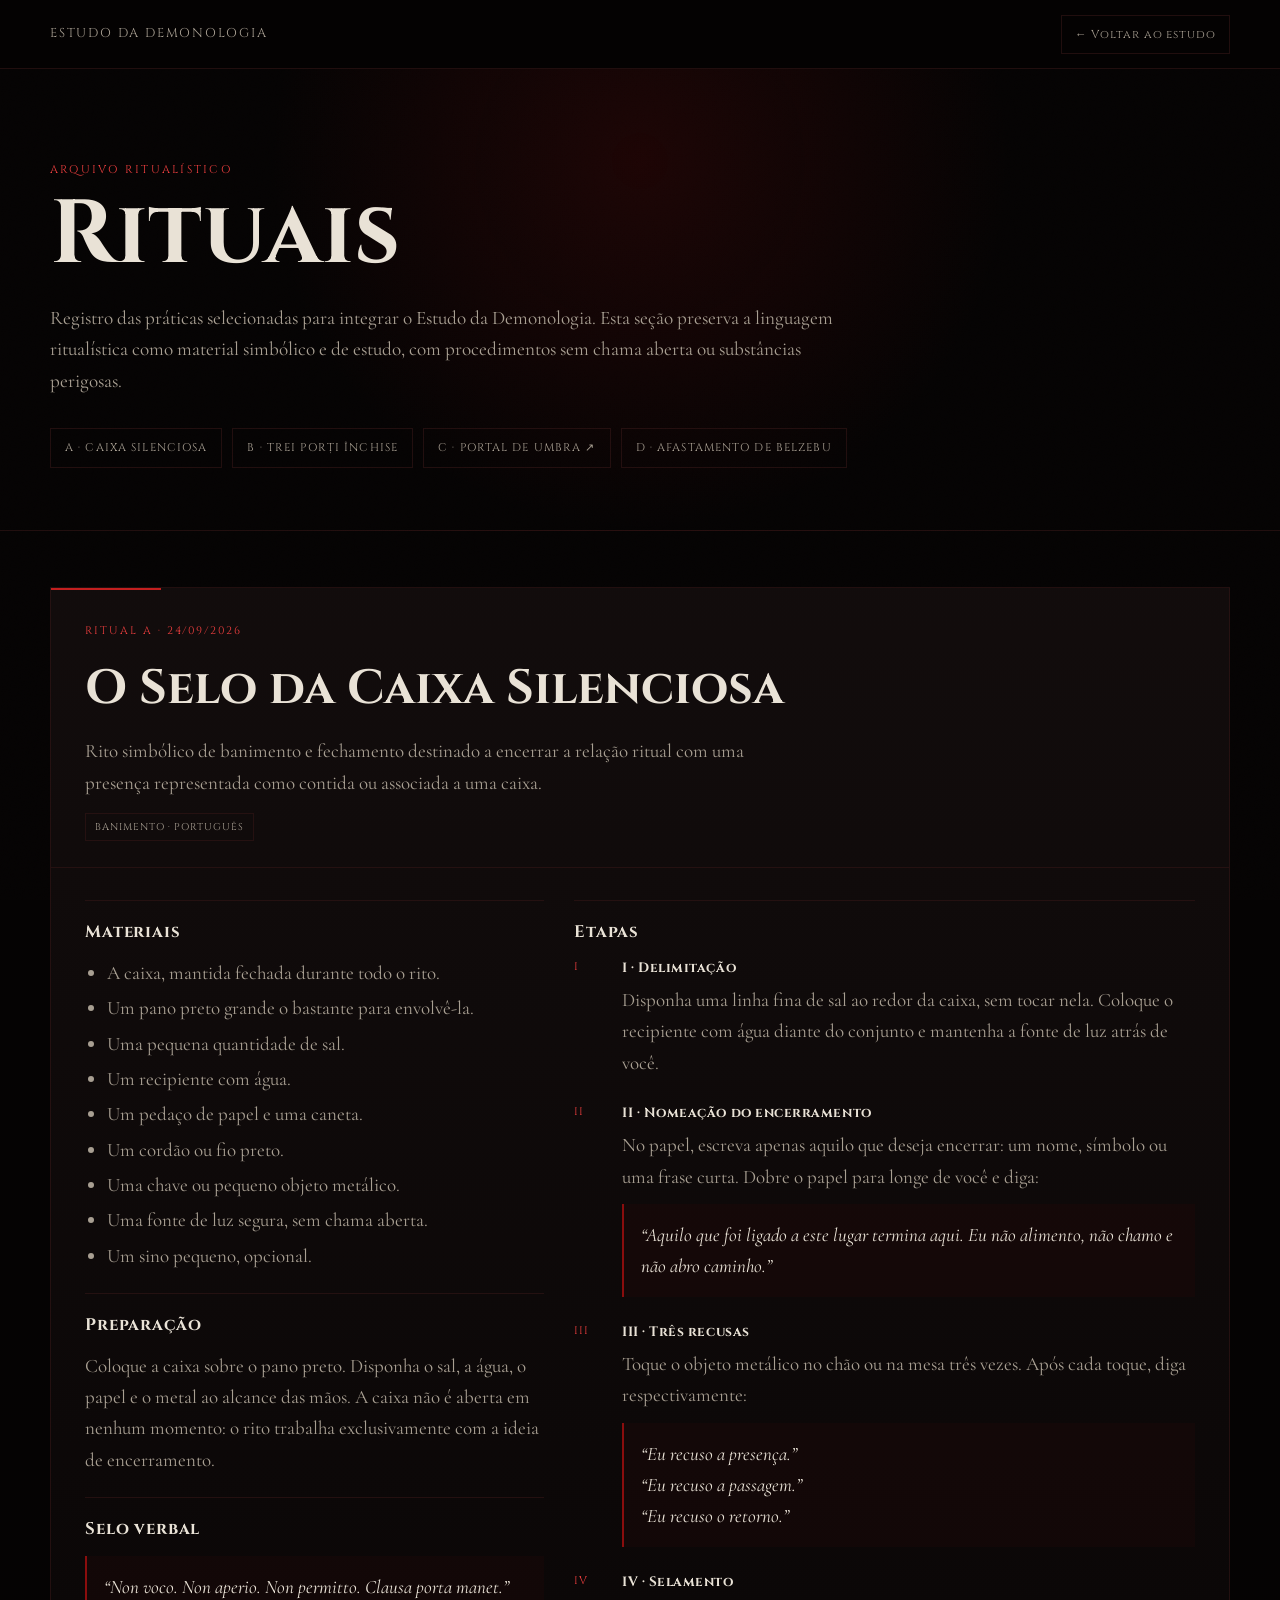
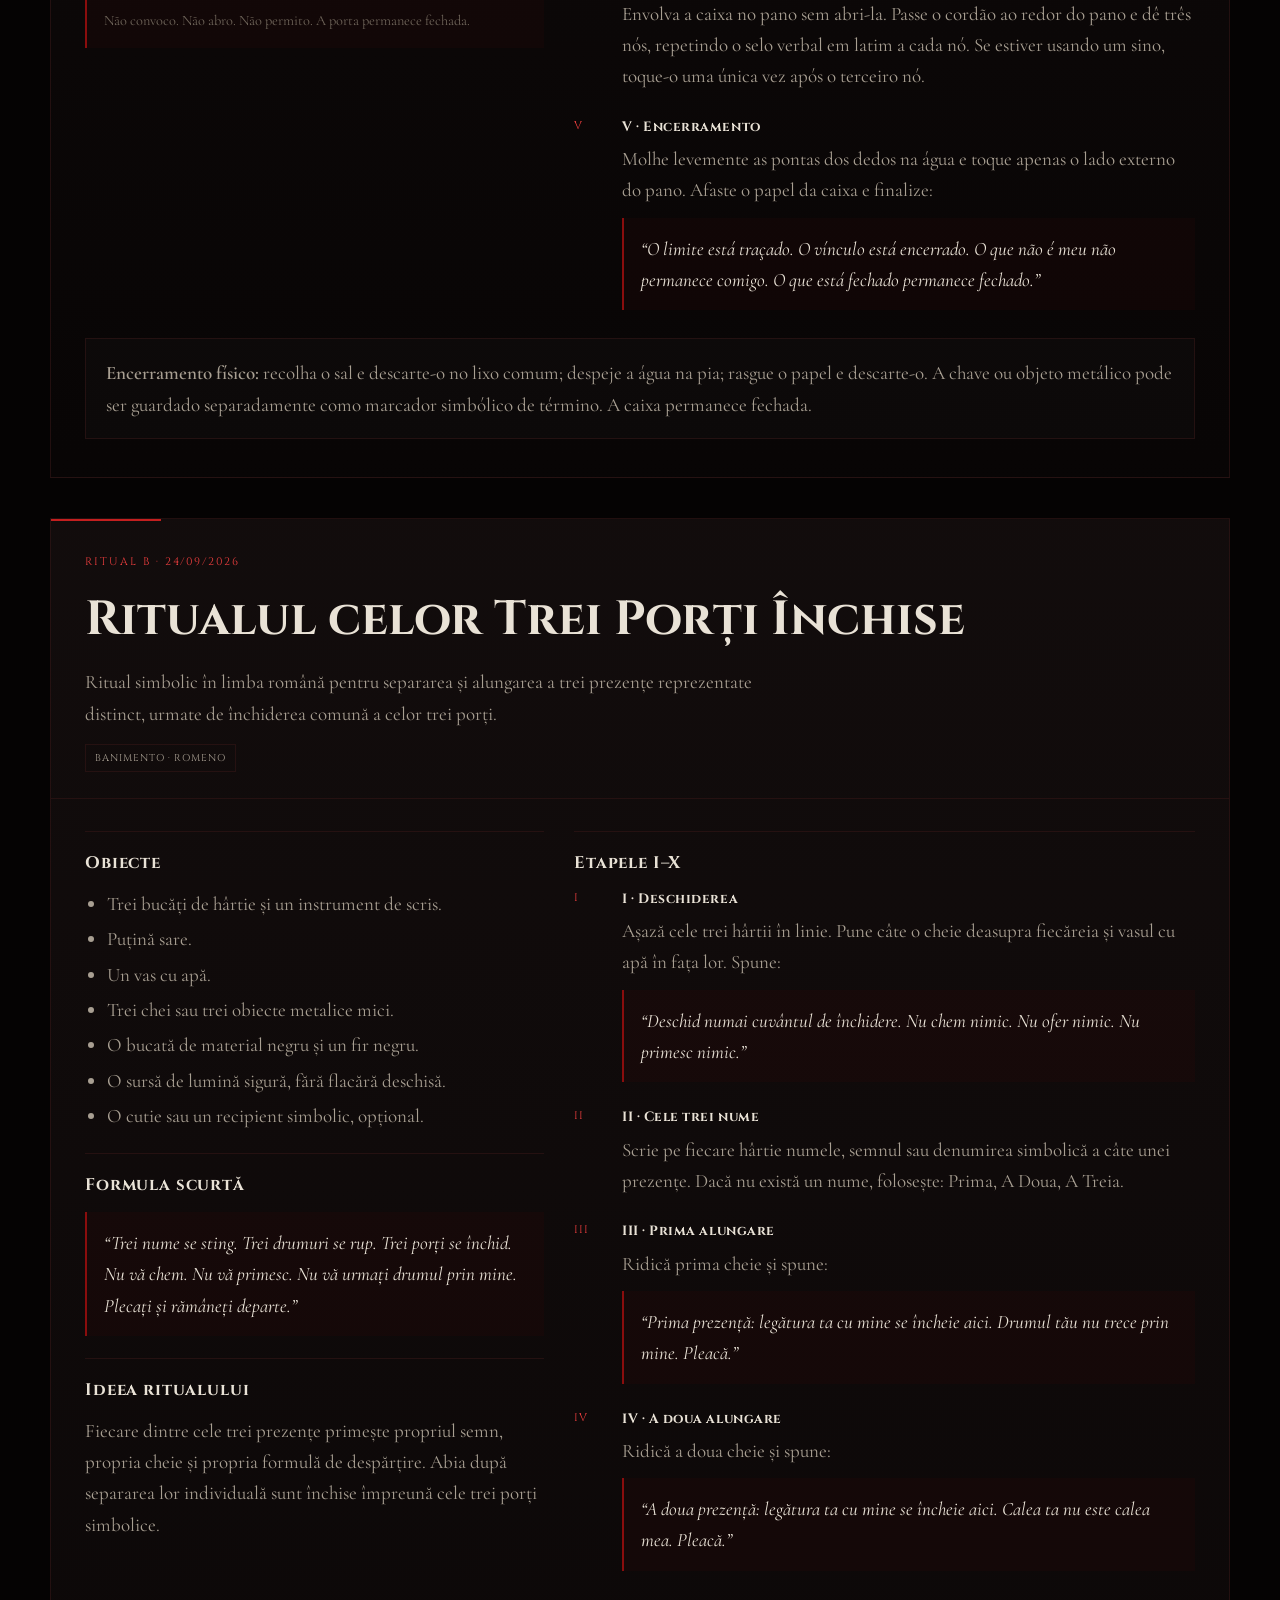
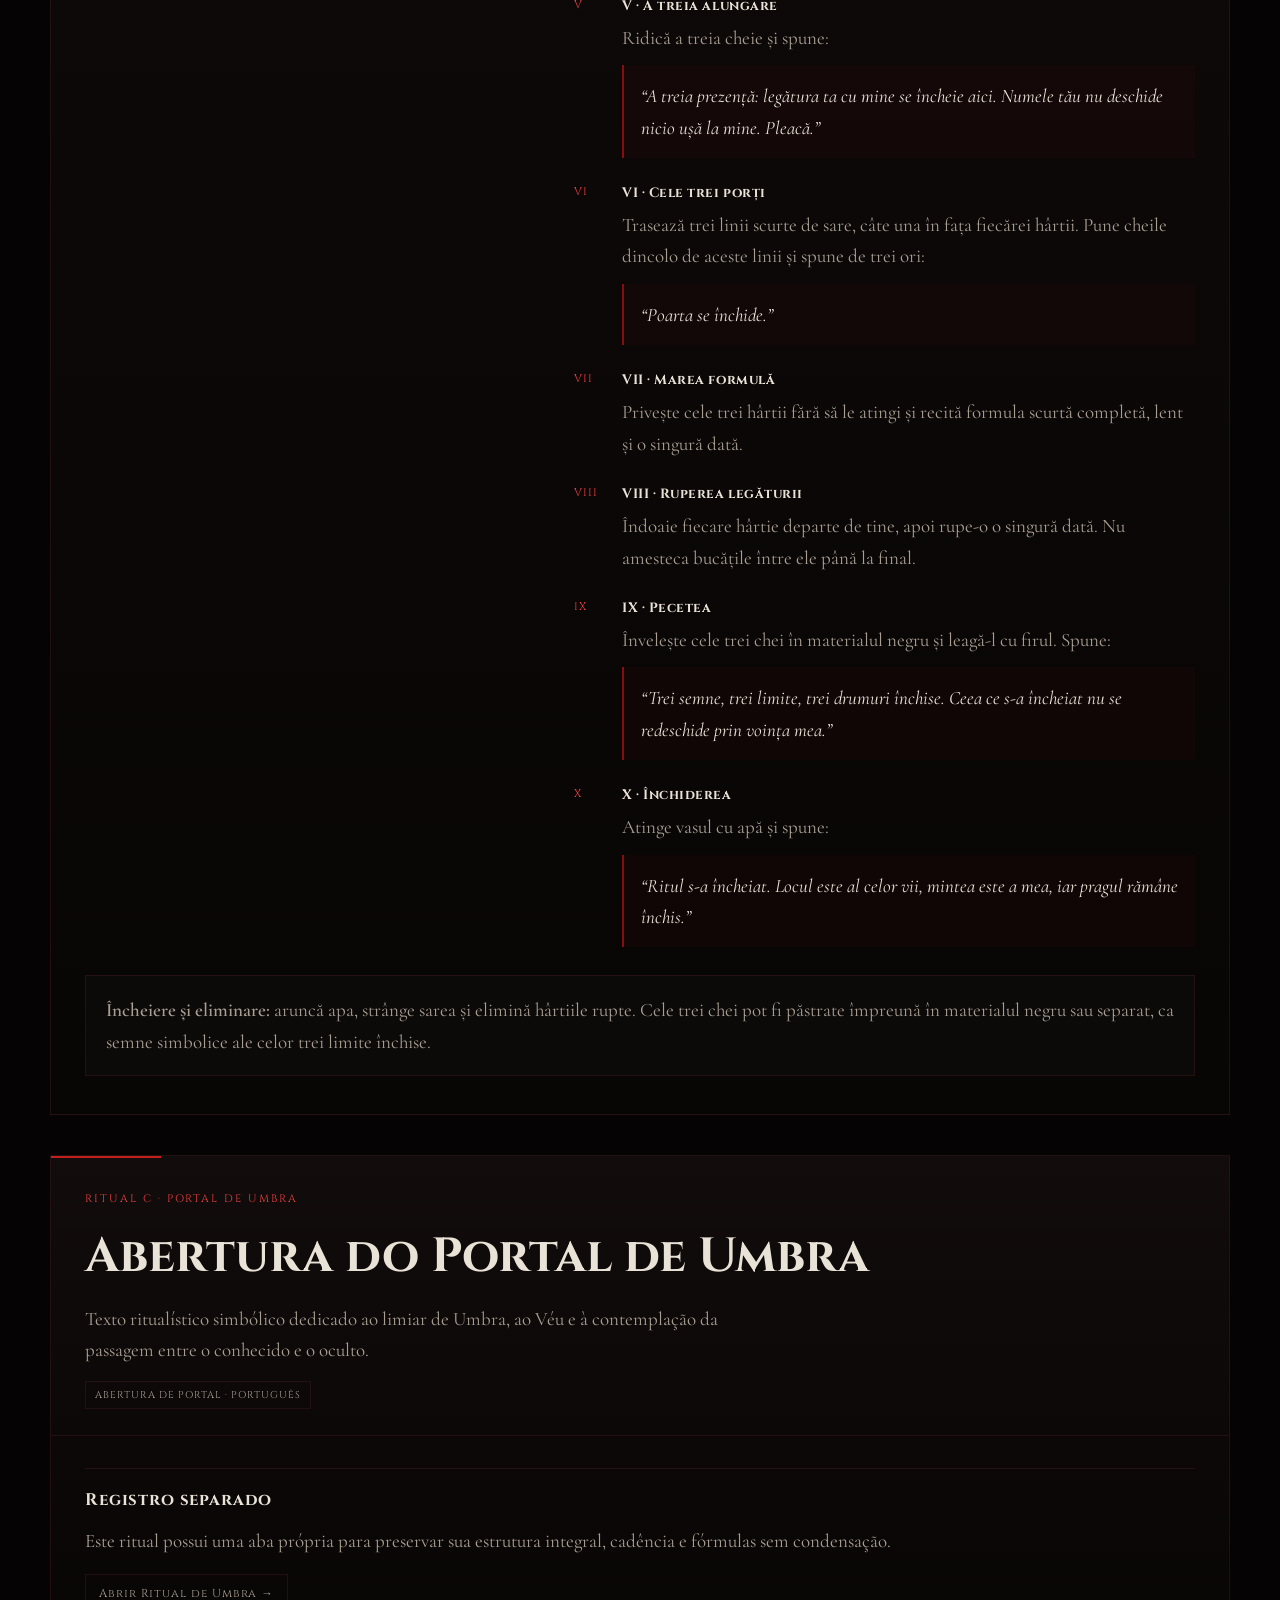
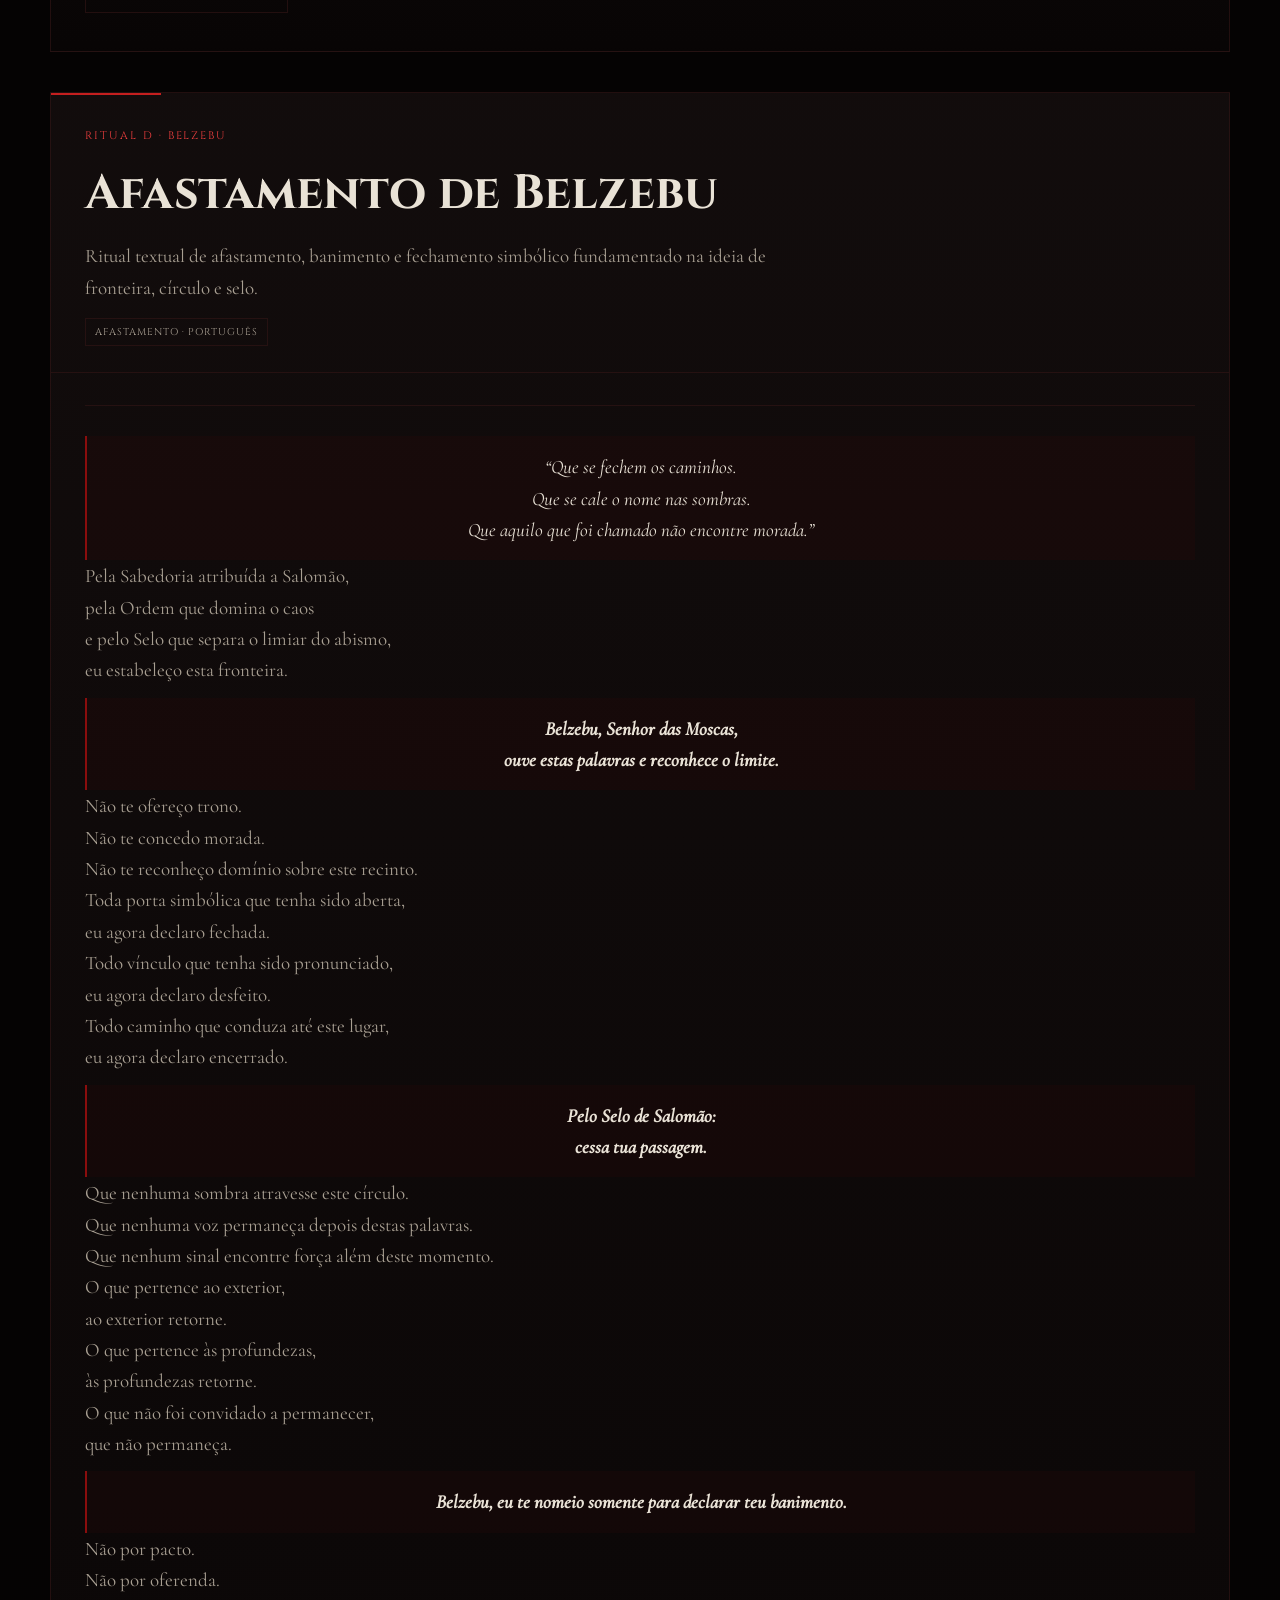
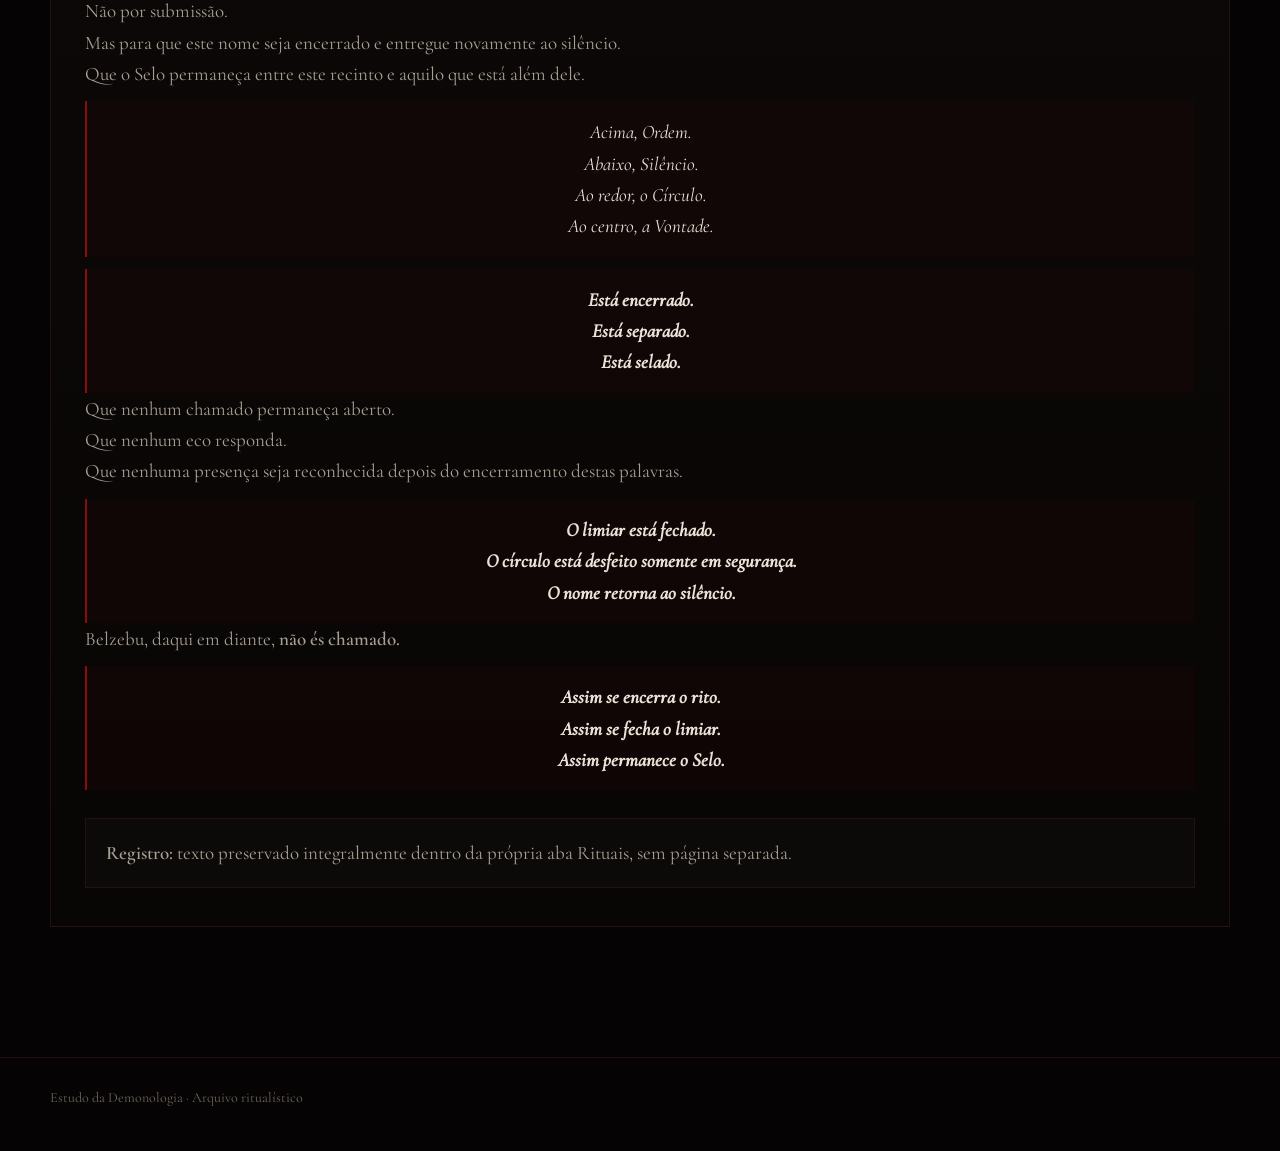
<file: rituais.html>
<!DOCTYPE html>
<html lang="pt-BR">
<head>
<meta charset="UTF-8">
<meta name="viewport" content="width=device-width, initial-scale=1, viewport-fit=cover">
<title>Rituais · Estudo da Demonologia</title>
<meta name="description" content="Arquivo ritualístico do projeto Estudo da Demonologia: O Selo da Caixa Silenciosa, Ritualul celor Trei Porți Închise, Abertura do Portal de Umbra e Afastamento de Belzebu.">
<link rel="stylesheet" href="assets/fontes.css">
<style>
  :root {
    --bg:#050303; --bg-raised:#0e0909; --panel:#130d0d; --ink:#e9e2d6;
    --dim:#a89f92; --faint:#6e6459; --red:#8a0d0d; --red-bright:#c41f1f;
    --red-glow:#ef3f3f; --line:#34161699;
    color-scheme:dark;
  }
  *{box-sizing:border-box}
  html{scroll-behavior:smooth}
  body{margin:0;background:var(--bg);color:var(--ink);font-family:'Cormorant Garamond',serif;font-size:19px;line-height:1.65;-webkit-font-smoothing:antialiased}
  body::before{content:"";position:fixed;inset:0;pointer-events:none;background-image:url("data:image/svg+xml,%3Csvg xmlns='http://www.w3.org/2000/svg' width='120' height='120'%3E%3Cfilter id='n'%3E%3CfeTurbulence type='fractalNoise' baseFrequency='.85' numOctaves='2' stitchTiles='stitch'/%3E%3C/filter%3E%3Crect width='100%25' height='100%25' filter='url(%23n)'/%3E%3C/svg%3E");opacity:.035;mix-blend-mode:overlay}
  a{color:inherit}
  h1,h2,h3,h4{font-family:'Cinzel',serif;margin:0;color:var(--ink)}
  .fraktur{font-family:'Metal Mania',cursive;font-weight:400}
  .shell{width:min(1180px,calc(100% - 40px));margin:0 auto}
  .topbar{position:sticky;top:0;z-index:20;background:rgba(5,3,3,.96);border-bottom:1px solid var(--line)}
  .topbar-inner{min-height:68px;display:flex;align-items:center;justify-content:space-between;gap:18px}
  .brand{font-family:'Cinzel',serif;font-size:.8rem;letter-spacing:.14em;text-transform:uppercase;text-decoration:none;color:var(--dim)}
  .back{display:inline-flex;align-items:center;gap:8px;text-decoration:none;border:1px solid var(--line);padding:9px 13px;font-family:'Cinzel',serif;font-size:.72rem;letter-spacing:.08em;color:var(--dim)}
  .back:hover{border-color:var(--red-bright);color:var(--red-glow)}
  .hero{padding:92px 0 62px;border-bottom:1px solid var(--line);background:radial-gradient(circle at 50% 20%,rgba(138,13,13,.18),transparent 50%)}
  .kicker{font-family:'Cinzel',serif;font-size:.7rem;letter-spacing:.2em;color:var(--red-glow);text-transform:uppercase;margin-bottom:14px}
  h1{font-size:clamp(2.8rem,7vw,6rem);line-height:.95;max-width:900px}
  .lede{max-width:790px;color:var(--dim);font-size:1.2rem;margin:24px 0 0}
  .index{display:flex;flex-wrap:wrap;gap:10px;margin-top:30px}
  .index a{text-decoration:none;border:1px solid var(--line);padding:10px 14px;font-family:'Cinzel',serif;font-size:.7rem;letter-spacing:.1em;text-transform:uppercase;color:var(--dim)}
  .index a:hover{border-color:var(--red-bright);color:var(--red-glow)}
  main{padding:56px 0 90px}
  .ritual{border:1px solid var(--line);background:linear-gradient(180deg,rgba(19,13,13,.94),rgba(8,5,5,.98));margin-bottom:40px;position:relative;overflow:hidden}
  .ritual::before{content:"";position:absolute;left:0;top:0;width:110px;height:2px;background:var(--red-bright)}
  .ritual-head{padding:34px 34px 26px;border-bottom:1px solid var(--line)}
  .code{font-family:'Cinzel',serif;font-size:.68rem;letter-spacing:.18em;color:var(--red-glow);text-transform:uppercase}
  .ritual h2{font-size:clamp(1.8rem,4vw,3rem);margin:9px 0 7px}
  .subtitle{color:var(--dim);margin:0;max-width:76ch}
  .status{display:inline-block;margin-top:15px;border:1px solid var(--line);padding:5px 9px;font-family:'Cinzel',serif;font-size:.62rem;letter-spacing:.1em;text-transform:uppercase;color:var(--dim)}
  .ritual-body{padding:32px 34px 38px}
  .two-col{display:grid;grid-template-columns:minmax(0,.85fr) minmax(0,1.15fr);gap:30px}
  .panel{border-top:1px solid var(--line);padding-top:18px;margin-top:22px}
  .panel:first-child{margin-top:0}
  .panel h3{font-size:1.05rem;letter-spacing:.05em;margin-bottom:10px}
  .panel p{margin:0;color:var(--dim)}
  .materials{margin:0;padding-left:1.15em;color:var(--dim)}
  .materials li+li{margin-top:4px}
  .steps{counter-reset:ritual-step;margin:0;padding:0;list-style:none}
  .steps li{position:relative;padding:0 0 24px 48px;color:var(--dim)}
  .steps li:last-child{padding-bottom:0}
  .steps li::before{counter-increment:ritual-step;content:counter(ritual-step, upper-roman);position:absolute;left:0;top:1px;font-family:'Cinzel',serif;font-size:.68rem;color:var(--red-glow);letter-spacing:.08em}
  .steps strong{display:block;font-family:'Cinzel',serif;font-size:.84rem;color:var(--ink);letter-spacing:.04em;margin-bottom:5px}
  .formula{margin:12px 0 0;padding:15px 17px;border-left:2px solid var(--red);background:rgba(138,13,13,.06);font-style:italic;color:var(--ink)}
  .translation{display:block;margin-top:7px;color:var(--faint);font-style:normal;font-size:.9rem}
  .note{margin-top:28px;padding:18px 20px;border:1px solid var(--line);color:var(--dim);background:rgba(255,255,255,.015)}
  footer{border-top:1px solid var(--line);padding:28px 0 42px;color:var(--faint);font-size:.88rem}
  @media(max-width:820px){
    body{font-size:18px}.shell{width:min(100% - 26px,1180px)}.hero{padding:64px 0 44px}.two-col{grid-template-columns:1fr}.topbar-inner{min-height:60px}.brand{font-size:.68rem}.back{font-size:.65rem}.ritual-head,.ritual-body{padding-left:22px;padding-right:22px}.steps li{padding-left:42px}
  }
</style>
</head>
<body>
<header class="topbar">
  <div class="shell topbar-inner">
    <a class="brand" href="index.html">Estudo da Demonologia</a>
    <a class="back" href="index.html">← Voltar ao estudo</a>
  </div>
</header>

<section class="hero">
  <div class="shell">
    <div class="kicker">Arquivo ritualístico</div>
    <h1>Rituais</h1>
    <p class="lede">Registro das práticas selecionadas para integrar o Estudo da Demonologia. Esta seção preserva a linguagem ritualística como material simbólico e de estudo, com procedimentos sem chama aberta ou substâncias perigosas.</p>
    <nav class="index" aria-label="Índice de rituais">
      <a href="#ritual-a">A · Caixa Silenciosa</a>
      <a href="#ritual-b">B · Trei Porți Închise</a>
      <a href="umbra.html">C · Portal de Umbra ↗</a>
      <a href="#ritual-d">D · Afastamento de Belzebu</a>
    </nav>
  </div>
</section>

<main>
  <div class="shell">
    <article class="ritual" id="ritual-a">
      <header class="ritual-head">
        <div class="code">Ritual A · 24/09/2026</div>
        <h2>O Selo da Caixa Silenciosa</h2>
        <p class="subtitle">Rito simbólico de banimento e fechamento destinado a encerrar a relação ritual com uma presença representada como contida ou associada a uma caixa.</p>
        <span class="status">Banimento · Português</span>
      </header>
      <div class="ritual-body">
        <div class="two-col">
          <div>
            <section class="panel">
              <h3>Materiais</h3>
              <ul class="materials">
                <li>A caixa, mantida fechada durante todo o rito.</li>
                <li>Um pano preto grande o bastante para envolvê-la.</li>
                <li>Uma pequena quantidade de sal.</li>
                <li>Um recipiente com água.</li>
                <li>Um pedaço de papel e uma caneta.</li>
                <li>Um cordão ou fio preto.</li>
                <li>Uma chave ou pequeno objeto metálico.</li>
                <li>Uma fonte de luz segura, sem chama aberta.</li>
                <li>Um sino pequeno, opcional.</li>
              </ul>
            </section>
            <section class="panel">
              <h3>Preparação</h3>
              <p>Coloque a caixa sobre o pano preto. Disponha o sal, a água, o papel e o metal ao alcance das mãos. A caixa não é aberta em nenhum momento: o rito trabalha exclusivamente com a ideia de encerramento.</p>
            </section>
            <section class="panel">
              <h3>Selo verbal</h3>
              <div class="formula">“Non voco. Non aperio. Non permitto. Clausa porta manet.”<span class="translation">Não convoco. Não abro. Não permito. A porta permanece fechada.</span></div>
            </section>
          </div>
          <div>
            <section class="panel">
              <h3>Etapas</h3>
              <ol class="steps">
                <li><strong>I · Delimitação</strong>Disponha uma linha fina de sal ao redor da caixa, sem tocar nela. Coloque o recipiente com água diante do conjunto e mantenha a fonte de luz atrás de você.</li>
                <li><strong>II · Nomeação do encerramento</strong>No papel, escreva apenas aquilo que deseja encerrar: um nome, símbolo ou uma frase curta. Dobre o papel para longe de você e diga: <div class="formula">“Aquilo que foi ligado a este lugar termina aqui. Eu não alimento, não chamo e não abro caminho.”</div></li>
                <li><strong>III · Três recusas</strong>Toque o objeto metálico no chão ou na mesa três vezes. Após cada toque, diga respectivamente: <div class="formula">“Eu recuso a presença.”<br>“Eu recuso a passagem.”<br>“Eu recuso o retorno.”</div></li>
                <li><strong>IV · Selamento</strong>Envolva a caixa no pano sem abri-la. Passe o cordão ao redor do pano e dê três nós, repetindo o selo verbal em latim a cada nó. Se estiver usando um sino, toque-o uma única vez após o terceiro nó.</li>
                <li><strong>V · Encerramento</strong>Molhe levemente as pontas dos dedos na água e toque apenas o lado externo do pano. Afaste o papel da caixa e finalize: <div class="formula">“O limite está traçado. O vínculo está encerrado. O que não é meu não permanece comigo. O que está fechado permanece fechado.”</div></li>
              </ol>
            </section>
          </div>
        </div>
        <div class="note"><strong>Encerramento físico:</strong> recolha o sal e descarte-o no lixo comum; despeje a água na pia; rasgue o papel e descarte-o. A chave ou objeto metálico pode ser guardado separadamente como marcador simbólico de término. A caixa permanece fechada.</div>
      </div>
    </article>

    <article class="ritual" id="ritual-b">
      <header class="ritual-head">
        <div class="code">Ritual B · 24/09/2026</div>
        <h2>Ritualul celor Trei Porți Închise</h2>
        <p class="subtitle">Ritual simbolic în limba română pentru separarea și alungarea a trei prezențe reprezentate distinct, urmate de închiderea comună a celor trei porți.</p>
        <span class="status">Banimento · Romeno</span>
      </header>
      <div class="ritual-body">
        <div class="two-col">
          <div>
            <section class="panel">
              <h3>Obiecte</h3>
              <ul class="materials">
                <li>Trei bucăți de hârtie și un instrument de scris.</li>
                <li>Puțină sare.</li>
                <li>Un vas cu apă.</li>
                <li>Trei chei sau trei obiecte metalice mici.</li>
                <li>O bucată de material negru și un fir negru.</li>
                <li>O sursă de lumină sigură, fără flacără deschisă.</li>
                <li>O cutie sau un recipient simbolic, opțional.</li>
              </ul>
            </section>
            <section class="panel">
              <h3>Formula scurtă</h3>
              <div class="formula">“Trei nume se sting. Trei drumuri se rup. Trei porți se închid. Nu vă chem. Nu vă primesc. Nu vă urmați drumul prin mine. Plecați și rămâneți departe.”</div>
            </section>
            <section class="panel">
              <h3>Ideea ritualului</h3>
              <p>Fiecare dintre cele trei prezențe primește propriul semn, propria cheie și propria formulă de despărțire. Abia după separarea lor individuală sunt închise împreună cele trei porți simbolice.</p>
            </section>
          </div>
          <div>
            <section class="panel">
              <h3>Etapele I–X</h3>
              <ol class="steps">
                <li><strong>I · Deschiderea</strong>Așază cele trei hârtii în linie. Pune câte o cheie deasupra fiecăreia și vasul cu apă în fața lor. Spune: <div class="formula">“Deschid numai cuvântul de închidere. Nu chem nimic. Nu ofer nimic. Nu primesc nimic.”</div></li>
                <li><strong>II · Cele trei nume</strong>Scrie pe fiecare hârtie numele, semnul sau denumirea simbolică a câte unei prezențe. Dacă nu există un nume, folosește: Prima, A Doua, A Treia.</li>
                <li><strong>III · Prima alungare</strong>Ridică prima cheie și spune: <div class="formula">“Prima prezență: legătura ta cu mine se încheie aici. Drumul tău nu trece prin mine. Pleacă.”</div></li>
                <li><strong>IV · A doua alungare</strong>Ridică a doua cheie și spune: <div class="formula">“A doua prezență: legătura ta cu mine se încheie aici. Calea ta nu este calea mea. Pleacă.”</div></li>
                <li><strong>V · A treia alungare</strong>Ridică a treia cheie și spune: <div class="formula">“A treia prezență: legătura ta cu mine se încheie aici. Numele tău nu deschide nicio ușă la mine. Pleacă.”</div></li>
                <li><strong>VI · Cele trei porți</strong>Trasează trei linii scurte de sare, câte una în fața fiecărei hârtii. Pune cheile dincolo de aceste linii și spune de trei ori: <div class="formula">“Poarta se închide.”</div></li>
                <li><strong>VII · Marea formulă</strong>Privește cele trei hârtii fără să le atingi și recită formula scurtă completă, lent și o singură dată.</li>
                <li><strong>VIII · Ruperea legăturii</strong>Îndoaie fiecare hârtie departe de tine, apoi rupe-o o singură dată. Nu amesteca bucățile între ele până la final.</li>
                <li><strong>IX · Pecetea</strong>Învelește cele trei chei în materialul negru și leagă-l cu firul. Spune: <div class="formula">“Trei semne, trei limite, trei drumuri închise. Ceea ce s-a încheiat nu se redeschide prin voința mea.”</div></li>
                <li><strong>X · Închiderea</strong>Atinge vasul cu apă și spune: <div class="formula">“Ritul s-a încheiat. Locul este al celor vii, mintea este a mea, iar pragul rămâne închis.”</div></li>
              </ol>
            </section>
          </div>
        </div>
        <div class="note"><strong>Încheiere și eliminare:</strong> aruncă apa, strânge sarea și elimină hârtiile rupte. Cele trei chei pot fi păstrate împreună în materialul negru sau separat, ca semne simbolice ale celor trei limite închise.</div>
      </div>
    </article>

    <article class="ritual" id="ritual-c">
      <header class="ritual-head">
        <div class="code">Ritual C · Portal de Umbra</div>
        <h2>Abertura do Portal de Umbra</h2>
        <p class="subtitle">Texto ritualístico simbólico dedicado ao limiar de Umbra, ao Véu e à contemplação da passagem entre o conhecido e o oculto.</p>
        <span class="status">Abertura de Portal · Português</span>
      </header>
      <div class="ritual-body">
        <section class="panel" style="margin-top:0">
          <h3>Registro separado</h3>
          <p>Este ritual possui uma aba própria para preservar sua estrutura integral, cadência e fórmulas sem condensação.</p>
          <p style="margin-top:18px"><a class="back" href="umbra.html">Abrir Ritual de Umbra →</a></p>
        </section>
      </div>
    </article>


    <article class="ritual" id="ritual-d">
      <header class="ritual-head">
        <div class="code">Ritual D · Belzebu</div>
        <h2>Afastamento de Belzebu</h2>
        <p class="subtitle">Ritual textual de afastamento, banimento e fechamento simbólico fundamentado na ideia de fronteira, círculo e selo.</p>
        <span class="status">Afastamento · Português</span>
      </header>
      <div class="ritual-body">
        <section class="panel" style="margin-top:0">
          <div class="formula" style="text-align:center">“Que se fechem os caminhos.<br>Que se cale o nome nas sombras.<br>Que aquilo que foi chamado não encontre morada.”</div>

          <p>Pela Sabedoria atribuída a Salomão,<br>pela Ordem que domina o caos<br>e pelo Selo que separa o limiar do abismo,</p>

          <p>eu estabeleço esta fronteira.</p>

          <div class="formula" style="text-align:center"><strong>Belzebu, Senhor das Moscas,</strong><br><strong>ouve estas palavras e reconhece o limite.</strong></div>

          <p>Não te ofereço trono.<br>Não te concedo morada.<br>Não te reconheço domínio sobre este recinto.</p>

          <p>Toda porta simbólica que tenha sido aberta,<br>eu agora declaro fechada.</p>

          <p>Todo vínculo que tenha sido pronunciado,<br>eu agora declaro desfeito.</p>

          <p>Todo caminho que conduza até este lugar,<br>eu agora declaro encerrado.</p>

          <div class="formula" style="text-align:center"><strong>Pelo Selo de Salomão:</strong><br><strong>cessa tua passagem.</strong></div>

          <p>Que nenhuma sombra atravesse este círculo.</p>
          <p>Que nenhuma voz permaneça depois destas palavras.</p>
          <p>Que nenhum sinal encontre força além deste momento.</p>

          <p>O que pertence ao exterior,<br>ao exterior retorne.</p>

          <p>O que pertence às profundezas,<br>às profundezas retorne.</p>

          <p>O que não foi convidado a permanecer,<br>que não permaneça.</p>

          <div class="formula" style="text-align:center"><strong>Belzebu, eu te nomeio somente para declarar teu banimento.</strong></div>

          <p>Não por pacto.</p>
          <p>Não por oferenda.</p>
          <p>Não por submissão.</p>

          <p>Mas para que este nome seja encerrado e entregue novamente ao silêncio.</p>

          <p>Que o Selo permaneça entre este recinto e aquilo que está além dele.</p>

          <div class="formula" style="text-align:center">Acima, Ordem.<br>Abaixo, Silêncio.<br>Ao redor, o Círculo.<br>Ao centro, a Vontade.</div>

          <div class="formula" style="text-align:center"><strong>Está encerrado.</strong><br><strong>Está separado.</strong><br><strong>Está selado.</strong></div>

          <p>Que nenhum chamado permaneça aberto.</p>
          <p>Que nenhum eco responda.</p>
          <p>Que nenhuma presença seja reconhecida depois do encerramento destas palavras.</p>

          <div class="formula" style="text-align:center"><strong>O limiar está fechado.</strong><br><strong>O círculo está desfeito somente em segurança.</strong><br><strong>O nome retorna ao silêncio.</strong></div>

          <p>Belzebu, daqui em diante, <strong>não és chamado.</strong></p>

          <div class="formula" style="text-align:center"><strong>Assim se encerra o rito.</strong><br><strong>Assim se fecha o limiar.</strong><br><strong>Assim permanece o Selo.</strong></div>
        </section>
        <div class="note"><strong>Registro:</strong> texto preservado integralmente dentro da própria aba Rituais, sem página separada.</div>
      </div>
    </article>
  </div>
</main>

<footer>
  <div class="shell">Estudo da Demonologia · Arquivo ritualístico</div>
</footer>
</body>
</html>
</file>
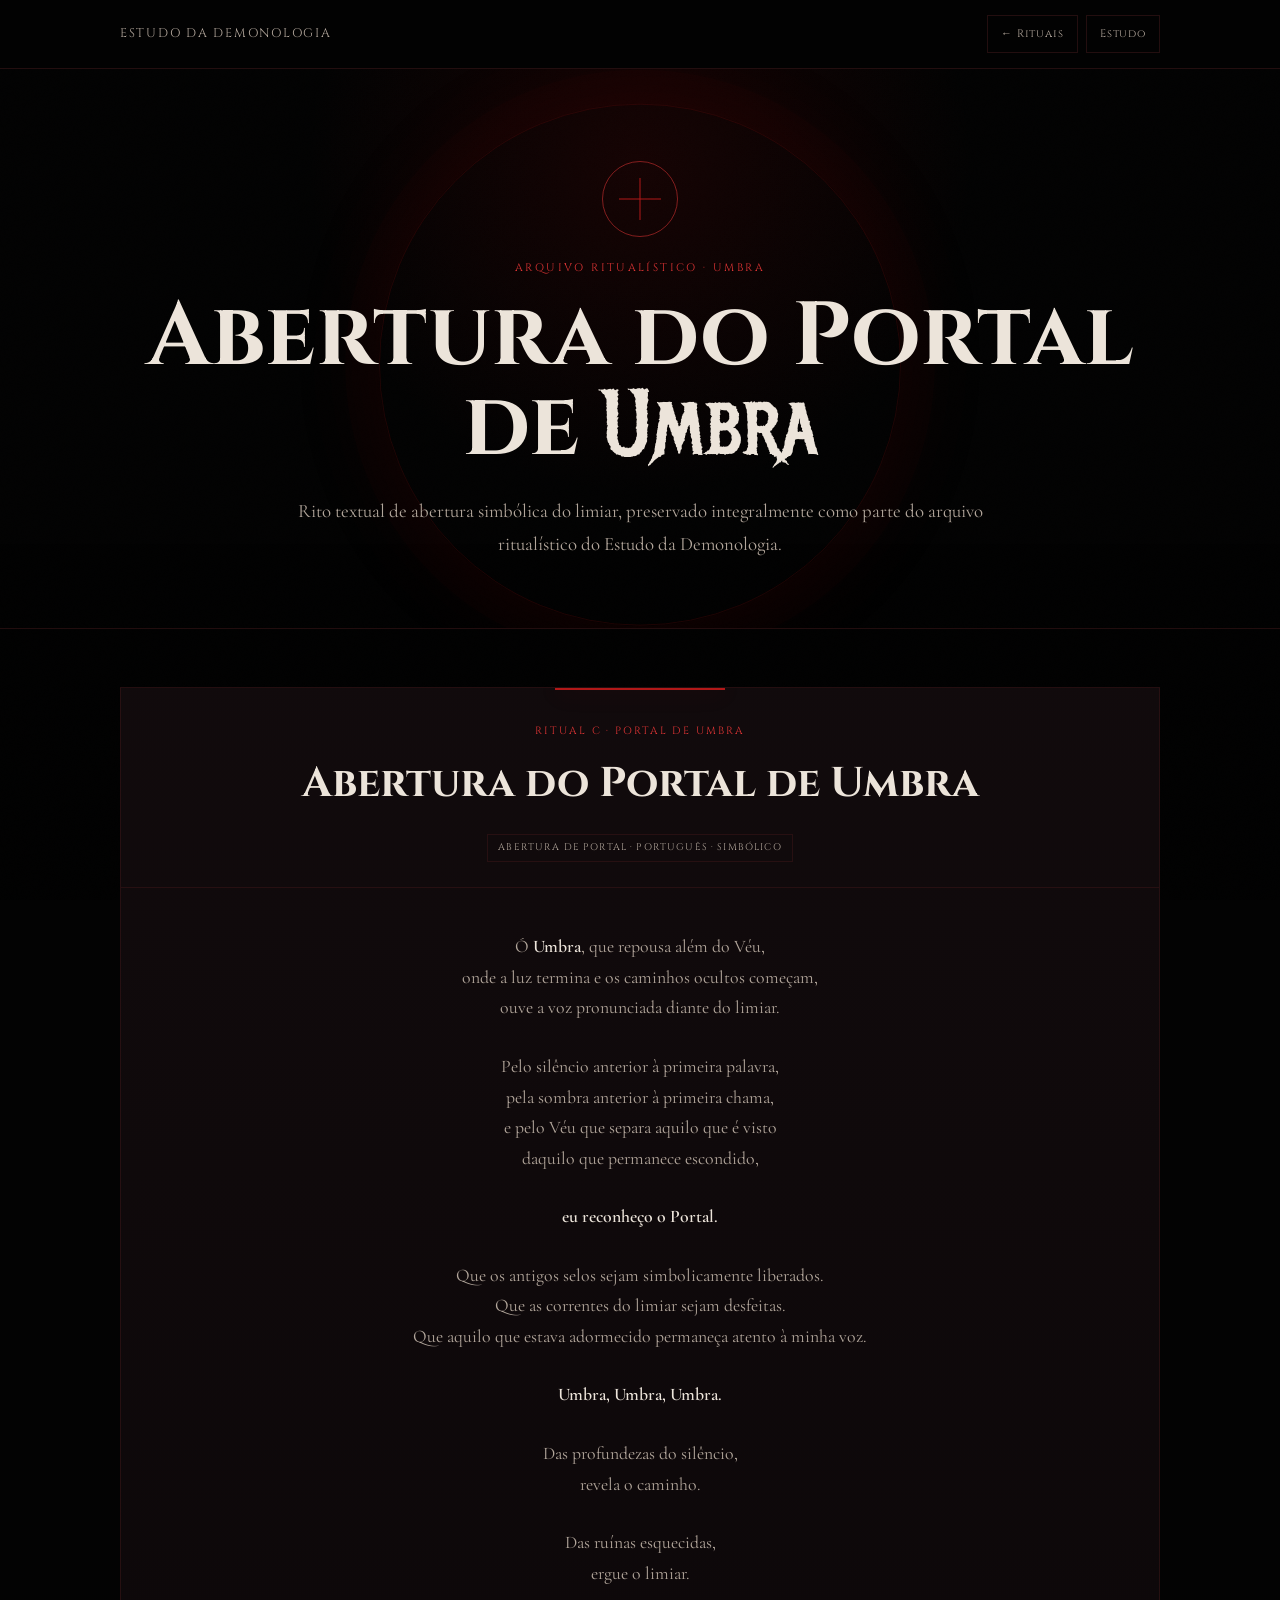
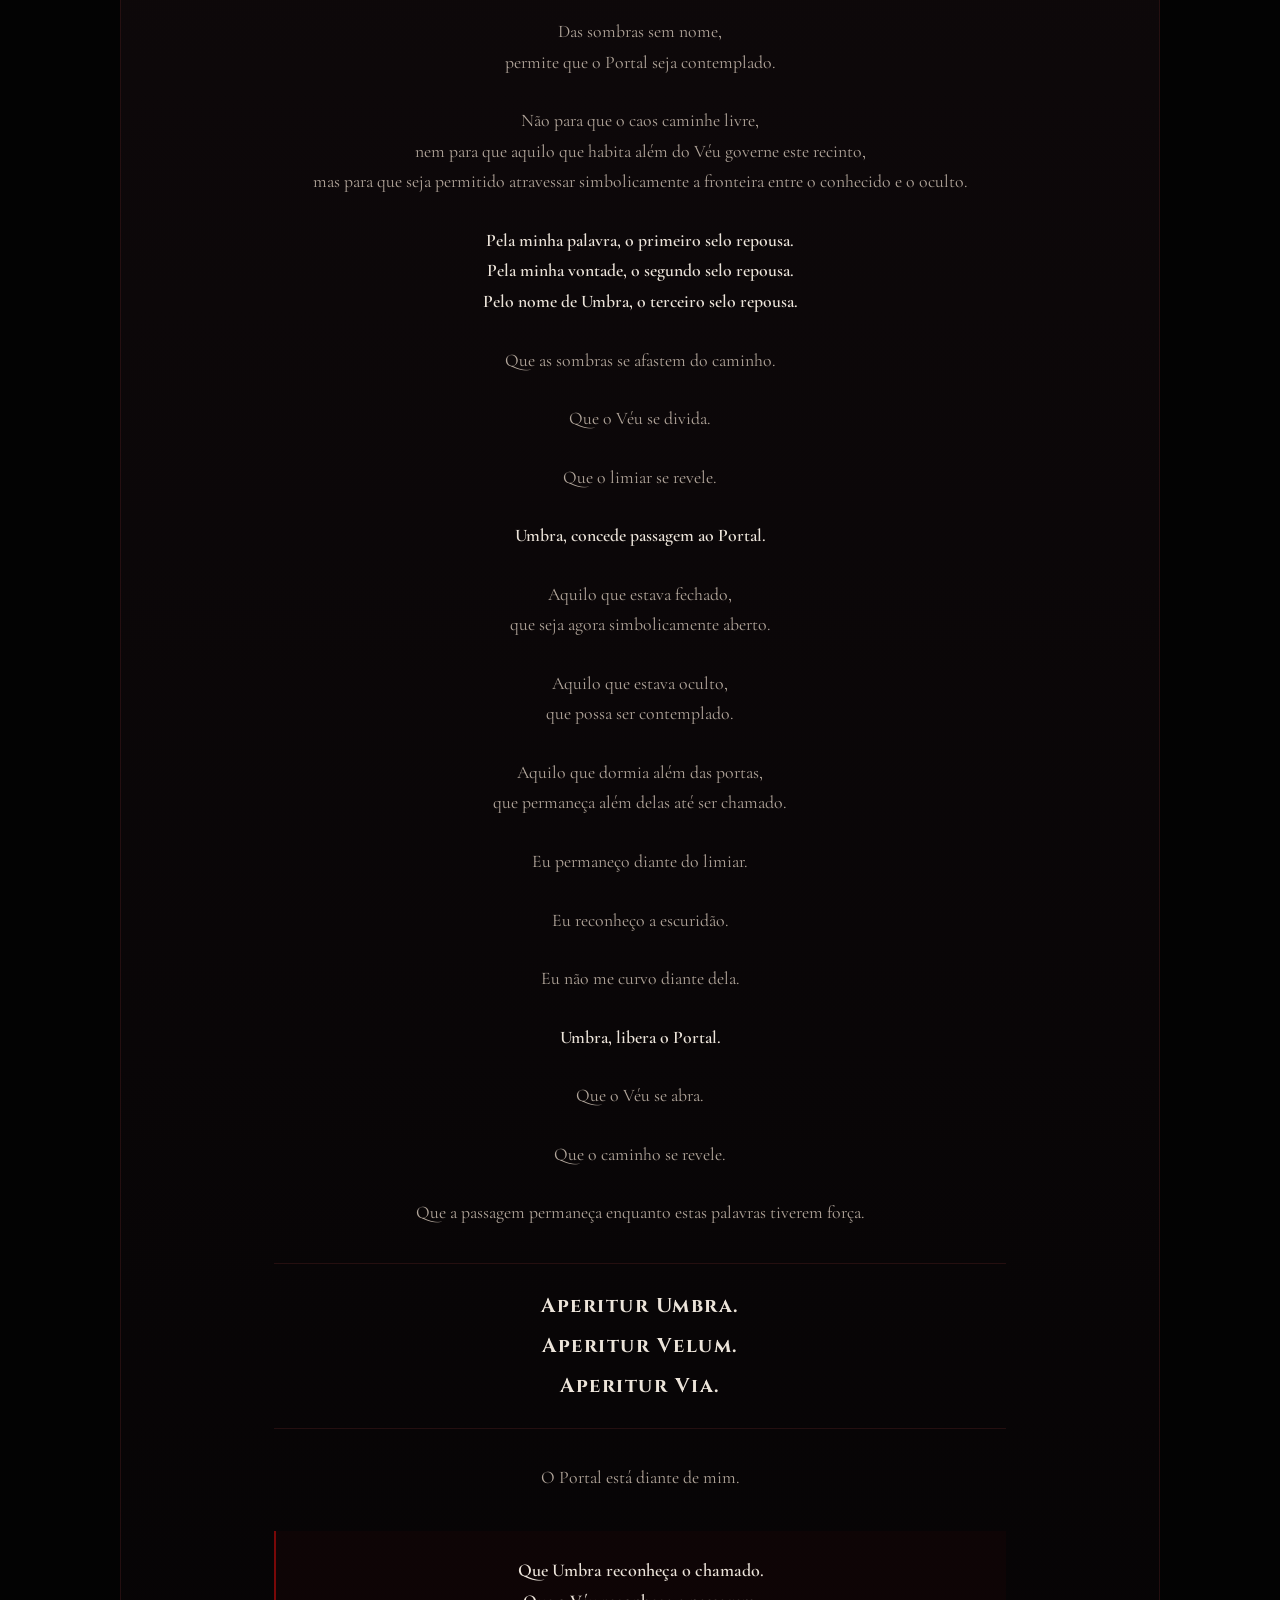
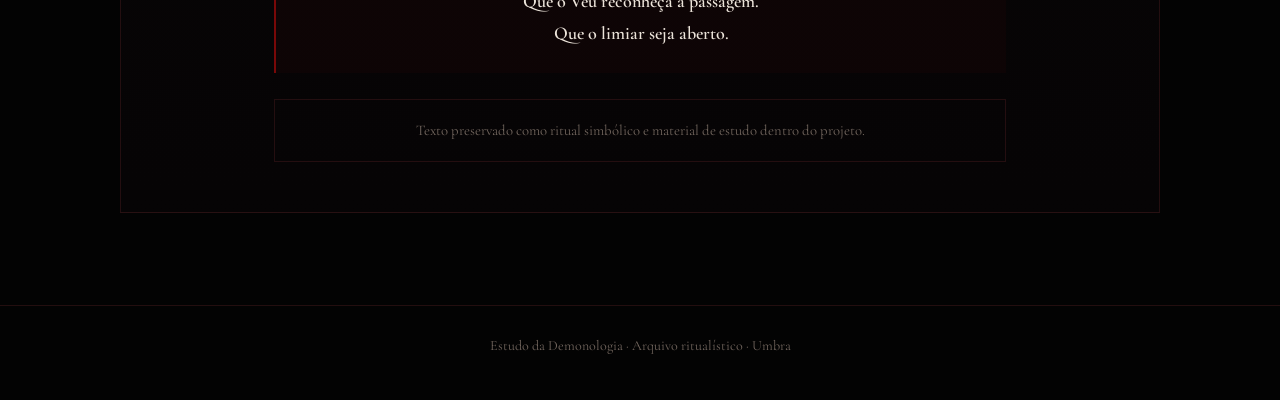
<file: umbra.html>
<!DOCTYPE html>
<html lang="pt-BR">
<head>
<meta charset="UTF-8">
<meta name="viewport" content="width=device-width, initial-scale=1, viewport-fit=cover">
<title>Abertura do Portal de Umbra · Estudo da Demonologia</title>
<meta name="description" content="Abertura do Portal de Umbra — texto ritualístico simbólico do projeto Estudo da Demonologia.">
<link rel="stylesheet" href="assets/fontes.css">
<style>
  :root {
    --bg:#030303; --bg-raised:#0b0708; --panel:#120b0d; --ink:#ece4da;
    --dim:#b2a69b; --faint:#71655d; --red:#790808; --red-bright:#b21818;
    --red-glow:#e13535; --line:#351416a8; color-scheme:dark;
  }
  *{box-sizing:border-box}
  html{scroll-behavior:smooth}
  body{margin:0;background:var(--bg);color:var(--ink);font-family:'Cormorant Garamond',serif;font-size:20px;line-height:1.72;-webkit-font-smoothing:antialiased}
  body::before{content:"";position:fixed;inset:0;pointer-events:none;background:radial-gradient(circle at 50% 18%,rgba(121,8,8,.16),transparent 34%),linear-gradient(180deg,rgba(0,0,0,.05),rgba(0,0,0,.52));z-index:-2}
  body::after{content:"";position:fixed;inset:0;pointer-events:none;background-image:url("data:image/svg+xml,%3Csvg xmlns='http://www.w3.org/2000/svg' width='120' height='120'%3E%3Cfilter id='n'%3E%3CfeTurbulence type='fractalNoise' baseFrequency='.9' numOctaves='2' stitchTiles='stitch'/%3E%3C/filter%3E%3Crect width='100%25' height='100%25' filter='url(%23n)'/%3E%3C/svg%3E");opacity:.027;mix-blend-mode:overlay;z-index:-1}
  a{color:inherit}
  h1,h2,h3{font-family:'Cinzel',serif;margin:0;color:var(--ink)}
  .fraktur{font-family:'Metal Mania',cursive;font-weight:400}
  .shell{width:min(1040px,calc(100% - 40px));margin:0 auto}
  .topbar{position:sticky;top:0;z-index:20;background:rgba(3,3,3,.96);border-bottom:1px solid var(--line)}
  .topbar-inner{min-height:68px;display:flex;align-items:center;justify-content:space-between;gap:14px}
  .brand{font-family:'Cinzel',serif;font-size:.78rem;letter-spacing:.14em;text-transform:uppercase;text-decoration:none;color:var(--dim)}
  .nav-actions{display:flex;gap:8px;flex-wrap:wrap;justify-content:flex-end}
  .back{display:inline-flex;align-items:center;gap:8px;text-decoration:none;border:1px solid var(--line);padding:9px 13px;font-family:'Cinzel',serif;font-size:.68rem;letter-spacing:.08em;color:var(--dim)}
  .back:hover{border-color:var(--red-bright);color:var(--red-glow)}
  .hero{padding:92px 0 68px;border-bottom:1px solid var(--line);text-align:center;position:relative;overflow:hidden}
  .hero::before{content:"";position:absolute;width:520px;height:520px;border:1px solid rgba(178,24,24,.16);border-radius:50%;left:50%;top:50%;transform:translate(-50%,-47%);box-shadow:0 0 0 34px rgba(178,24,24,.025),0 0 90px rgba(121,8,8,.13);pointer-events:none}
  .sigil{width:76px;height:76px;margin:0 auto 22px;position:relative;border:1px solid rgba(225,53,53,.55);border-radius:50%}
  .sigil::before,.sigil::after{content:"";position:absolute;left:50%;top:50%;background:var(--red-bright);transform:translate(-50%,-50%)}
  .sigil::before{width:42px;height:1px}.sigil::after{width:1px;height:42px}
  .kicker{font-family:'Cinzel',serif;font-size:.68rem;letter-spacing:.22em;color:var(--red-glow);text-transform:uppercase;margin-bottom:16px}
  h1{font-size:clamp(2.7rem,7vw,5.8rem);line-height:.98;position:relative}
  .lede{max-width:760px;color:var(--dim);font-size:1.18rem;margin:24px auto 0;position:relative}
  main{padding:58px 0 92px}
  .ritual-sheet{border:1px solid var(--line);background:linear-gradient(180deg,rgba(18,11,13,.94),rgba(6,4,5,.99));position:relative;overflow:hidden}
  .ritual-sheet::before{content:"";position:absolute;left:50%;top:0;transform:translateX(-50%);width:170px;height:2px;background:var(--red-bright);box-shadow:0 0 24px rgba(225,53,53,.28)}
  .sheet-head{padding:34px 34px 25px;border-bottom:1px solid var(--line);text-align:center}
  .code{font-family:'Cinzel',serif;font-size:.66rem;letter-spacing:.18em;color:var(--red-glow);text-transform:uppercase}
  .sheet-head h2{font-size:clamp(1.65rem,4vw,2.6rem);margin-top:8px}
  .status{display:inline-block;margin-top:14px;border:1px solid var(--line);padding:5px 10px;font-family:'Cinzel',serif;font-size:.6rem;letter-spacing:.12em;text-transform:uppercase;color:var(--dim)}
  .invocation{padding:44px clamp(24px,6vw,74px) 50px;max-width:880px;margin:0 auto}
  .stanza{margin:0 0 28px;text-align:center;color:var(--dim);font-size:1.11rem}
  .stanza:last-child{margin-bottom:0}
  .stanza strong{color:var(--ink);font-weight:600}
  .triad{margin:34px auto;padding:22px 18px;border-top:1px solid var(--line);border-bottom:1px solid var(--line);text-align:center;font-family:'Cinzel',serif;letter-spacing:.075em;color:var(--ink);line-height:2}
  .closing{margin:38px 0 0;padding:24px;border-left:2px solid var(--red);background:rgba(121,8,8,.055);text-align:center;color:var(--ink);font-size:1.13rem}
  .note{margin-top:26px;padding:18px 20px;border:1px solid var(--line);color:var(--faint);font-size:.92rem;text-align:center}
  footer{border-top:1px solid var(--line);padding:28px 0 42px;color:var(--faint);font-size:.88rem;text-align:center}
  @media(max-width:820px){
    body{font-size:18px}.shell{width:min(100% - 26px,1040px)}.hero{padding:64px 0 46px}.hero::before{width:360px;height:360px}.topbar-inner{min-height:60px}.brand{font-size:.62rem}.back{font-size:.6rem;padding:8px 9px}.sheet-head{padding-left:20px;padding-right:20px}.invocation{padding:34px 21px 40px}.stanza{font-size:1.04rem}.nav-actions{gap:6px}
  }
  @media(max-width:560px){.brand{max-width:120px;line-height:1.25}.back.home-link{display:none}.sigil{width:64px;height:64px}}
</style>
</head>
<body>
<header class="topbar">
  <div class="shell topbar-inner">
    <a class="brand" href="index.html">Estudo da Demonologia</a>
    <div class="nav-actions">
      <a class="back" href="rituais.html">← Rituais</a>
      <a class="back home-link" href="index.html">Estudo</a>
    </div>
  </div>
</header>

<section class="hero">
  <div class="shell">
    <div class="sigil" aria-hidden="true"></div>
    <div class="kicker">Arquivo ritualístico · Umbra</div>
    <h1>Abertura do Portal de <span class="fraktur">Umbra</span></h1>
    <p class="lede">Rito textual de abertura simbólica do limiar, preservado integralmente como parte do arquivo ritualístico do Estudo da Demonologia.</p>
  </div>
</section>

<main>
  <div class="shell">
    <article class="ritual-sheet">
      <header class="sheet-head">
        <div class="code">Ritual C · Portal de Umbra</div>
        <h2>Abertura do Portal de Umbra</h2>
        <span class="status">Abertura de Portal · Português · Simbólico</span>
      </header>

      <div class="invocation">
        <p class="stanza">Ó <strong>Umbra</strong>, que repousa além do Véu,<br>onde a luz termina e os caminhos ocultos começam,<br>ouve a voz pronunciada diante do limiar.</p>

        <p class="stanza">Pelo silêncio anterior à primeira palavra,<br>pela sombra anterior à primeira chama,<br>e pelo Véu que separa aquilo que é visto<br>daquilo que permanece escondido,</p>

        <p class="stanza"><strong>eu reconheço o Portal.</strong></p>

        <p class="stanza">Que os antigos selos sejam simbolicamente liberados.<br>Que as correntes do limiar sejam desfeitas.<br>Que aquilo que estava adormecido permaneça atento à minha voz.</p>

        <p class="stanza"><strong>Umbra, Umbra, Umbra.</strong></p>

        <p class="stanza">Das profundezas do silêncio,<br>revela o caminho.</p>
        <p class="stanza">Das ruínas esquecidas,<br>ergue o limiar.</p>
        <p class="stanza">Das sombras sem nome,<br>permite que o Portal seja contemplado.</p>

        <p class="stanza">Não para que o caos caminhe livre,<br>nem para que aquilo que habita além do Véu governe este recinto,<br>mas para que seja permitido atravessar simbolicamente a fronteira entre o conhecido e o oculto.</p>

        <p class="stanza"><strong>Pela minha palavra, o primeiro selo repousa.</strong><br><strong>Pela minha vontade, o segundo selo repousa.</strong><br><strong>Pelo nome de Umbra, o terceiro selo repousa.</strong></p>

        <p class="stanza">Que as sombras se afastem do caminho.</p>
        <p class="stanza">Que o Véu se divida.</p>
        <p class="stanza">Que o limiar se revele.</p>

        <p class="stanza"><strong>Umbra, concede passagem ao Portal.</strong></p>

        <p class="stanza">Aquilo que estava fechado,<br>que seja agora simbolicamente aberto.</p>
        <p class="stanza">Aquilo que estava oculto,<br>que possa ser contemplado.</p>
        <p class="stanza">Aquilo que dormia além das portas,<br>que permaneça além delas até ser chamado.</p>

        <p class="stanza">Eu permaneço diante do limiar.</p>
        <p class="stanza">Eu reconheço a escuridão.</p>
        <p class="stanza">Eu não me curvo diante dela.</p>

        <p class="stanza"><strong>Umbra, libera o Portal.</strong></p>

        <p class="stanza">Que o Véu se abra.</p>
        <p class="stanza">Que o caminho se revele.</p>
        <p class="stanza">Que a passagem permaneça enquanto estas palavras tiverem força.</p>

        <div class="triad"><strong>Aperitur Umbra.</strong><br><strong>Aperitur Velum.</strong><br><strong>Aperitur Via.</strong></div>

        <p class="stanza">O Portal está diante de mim.</p>

        <div class="closing"><strong>Que Umbra reconheça o chamado.</strong><br><strong>Que o Véu reconheça a passagem.</strong><br><strong>Que o limiar seja aberto.</strong></div>

        <div class="note">Texto preservado como ritual simbólico e material de estudo dentro do projeto.</div>
      </div>
    </article>
  </div>
</main>

<footer>
  <div class="shell">Estudo da Demonologia · Arquivo ritualístico · Umbra</div>
</footer>
</body>
</html>
</file>
<file: assets/fontes.css>
@font-face {
  font-family: 'Cinzel';
  font-style: normal;
  font-weight: 400;
  font-display: swap;
  src: url('./fontes/cinzel-400-normal-latin.woff2') format('woff2');
  unicode-range: U+0000-00FF, U+0131, U+0152-0153, U+02BB-02BC, U+02C6, U+02DA, U+02DC, U+0304, U+0308, U+0329, U+2000-206F, U+20AC, U+2122, U+2191, U+2193, U+2212, U+2215, U+FEFF, U+FFFD;
}

@font-face {
  font-family: 'Cinzel';
  font-style: normal;
  font-weight: 400;
  font-display: swap;
  src: url('./fontes/cinzel-400-normal-latin-ext.woff2') format('woff2');
  unicode-range: U+0100-02BA, U+02BD-02C5, U+02C7-02CC, U+02CE-02D7, U+02DD-02FF, U+0304, U+0308, U+0329, U+1D00-1DBF, U+1E00-1E9F, U+1EF2-1EFF, U+2020, U+20A0-20AB, U+20AD-20C0, U+2113, U+2C60-2C7F, U+A720-A7FF;
}

@font-face {
  font-family: 'Cinzel';
  font-style: normal;
  font-weight: 500;
  font-display: swap;
  src: url('./fontes/cinzel-500-normal-latin.woff2') format('woff2');
  unicode-range: U+0000-00FF, U+0131, U+0152-0153, U+02BB-02BC, U+02C6, U+02DA, U+02DC, U+0304, U+0308, U+0329, U+2000-206F, U+20AC, U+2122, U+2191, U+2193, U+2212, U+2215, U+FEFF, U+FFFD;
}

@font-face {
  font-family: 'Cinzel';
  font-style: normal;
  font-weight: 500;
  font-display: swap;
  src: url('./fontes/cinzel-500-normal-latin-ext.woff2') format('woff2');
  unicode-range: U+0100-02BA, U+02BD-02C5, U+02C7-02CC, U+02CE-02D7, U+02DD-02FF, U+0304, U+0308, U+0329, U+1D00-1DBF, U+1E00-1E9F, U+1EF2-1EFF, U+2020, U+20A0-20AB, U+20AD-20C0, U+2113, U+2C60-2C7F, U+A720-A7FF;
}

@font-face {
  font-family: 'Cinzel';
  font-style: normal;
  font-weight: 600;
  font-display: swap;
  src: url('./fontes/cinzel-600-normal-latin.woff2') format('woff2');
  unicode-range: U+0000-00FF, U+0131, U+0152-0153, U+02BB-02BC, U+02C6, U+02DA, U+02DC, U+0304, U+0308, U+0329, U+2000-206F, U+20AC, U+2122, U+2191, U+2193, U+2212, U+2215, U+FEFF, U+FFFD;
}

@font-face {
  font-family: 'Cinzel';
  font-style: normal;
  font-weight: 600;
  font-display: swap;
  src: url('./fontes/cinzel-600-normal-latin-ext.woff2') format('woff2');
  unicode-range: U+0100-02BA, U+02BD-02C5, U+02C7-02CC, U+02CE-02D7, U+02DD-02FF, U+0304, U+0308, U+0329, U+1D00-1DBF, U+1E00-1E9F, U+1EF2-1EFF, U+2020, U+20A0-20AB, U+20AD-20C0, U+2113, U+2C60-2C7F, U+A720-A7FF;
}

@font-face {
  font-family: 'Cinzel';
  font-style: normal;
  font-weight: 700;
  font-display: swap;
  src: url('./fontes/cinzel-700-normal-latin.woff2') format('woff2');
  unicode-range: U+0000-00FF, U+0131, U+0152-0153, U+02BB-02BC, U+02C6, U+02DA, U+02DC, U+0304, U+0308, U+0329, U+2000-206F, U+20AC, U+2122, U+2191, U+2193, U+2212, U+2215, U+FEFF, U+FFFD;
}

@font-face {
  font-family: 'Cinzel';
  font-style: normal;
  font-weight: 700;
  font-display: swap;
  src: url('./fontes/cinzel-700-normal-latin-ext.woff2') format('woff2');
  unicode-range: U+0100-02BA, U+02BD-02C5, U+02C7-02CC, U+02CE-02D7, U+02DD-02FF, U+0304, U+0308, U+0329, U+1D00-1DBF, U+1E00-1E9F, U+1EF2-1EFF, U+2020, U+20A0-20AB, U+20AD-20C0, U+2113, U+2C60-2C7F, U+A720-A7FF;
}

@font-face {
  font-family: 'Cormorant Garamond';
  font-style: italic;
  font-weight: 400;
  font-display: swap;
  src: url('./fontes/cormorant-garamond-400-italic-latin.woff2') format('woff2');
  unicode-range: U+0000-00FF, U+0131, U+0152-0153, U+02BB-02BC, U+02C6, U+02DA, U+02DC, U+0304, U+0308, U+0329, U+2000-206F, U+20AC, U+2122, U+2191, U+2193, U+2212, U+2215, U+FEFF, U+FFFD;
}

@font-face {
  font-family: 'Cormorant Garamond';
  font-style: italic;
  font-weight: 400;
  font-display: swap;
  src: url('./fontes/cormorant-garamond-400-italic-latin-ext.woff2') format('woff2');
  unicode-range: U+0100-02BA, U+02BD-02C5, U+02C7-02CC, U+02CE-02D7, U+02DD-02FF, U+0304, U+0308, U+0329, U+1D00-1DBF, U+1E00-1E9F, U+1EF2-1EFF, U+2020, U+20A0-20AB, U+20AD-20C0, U+2113, U+2C60-2C7F, U+A720-A7FF;
}

@font-face {
  font-family: 'Cormorant Garamond';
  font-style: normal;
  font-weight: 400;
  font-display: swap;
  src: url('./fontes/cormorant-garamond-400-normal-latin.woff2') format('woff2');
  unicode-range: U+0000-00FF, U+0131, U+0152-0153, U+02BB-02BC, U+02C6, U+02DA, U+02DC, U+0304, U+0308, U+0329, U+2000-206F, U+20AC, U+2122, U+2191, U+2193, U+2212, U+2215, U+FEFF, U+FFFD;
}

@font-face {
  font-family: 'Cormorant Garamond';
  font-style: normal;
  font-weight: 400;
  font-display: swap;
  src: url('./fontes/cormorant-garamond-400-normal-latin-ext.woff2') format('woff2');
  unicode-range: U+0100-02BA, U+02BD-02C5, U+02C7-02CC, U+02CE-02D7, U+02DD-02FF, U+0304, U+0308, U+0329, U+1D00-1DBF, U+1E00-1E9F, U+1EF2-1EFF, U+2020, U+20A0-20AB, U+20AD-20C0, U+2113, U+2C60-2C7F, U+A720-A7FF;
}

@font-face {
  font-family: 'Cormorant Garamond';
  font-style: italic;
  font-weight: 500;
  font-display: swap;
  src: url('./fontes/cormorant-garamond-500-italic-latin.woff2') format('woff2');
  unicode-range: U+0000-00FF, U+0131, U+0152-0153, U+02BB-02BC, U+02C6, U+02DA, U+02DC, U+0304, U+0308, U+0329, U+2000-206F, U+20AC, U+2122, U+2191, U+2193, U+2212, U+2215, U+FEFF, U+FFFD;
}

@font-face {
  font-family: 'Cormorant Garamond';
  font-style: italic;
  font-weight: 500;
  font-display: swap;
  src: url('./fontes/cormorant-garamond-500-italic-latin-ext.woff2') format('woff2');
  unicode-range: U+0100-02BA, U+02BD-02C5, U+02C7-02CC, U+02CE-02D7, U+02DD-02FF, U+0304, U+0308, U+0329, U+1D00-1DBF, U+1E00-1E9F, U+1EF2-1EFF, U+2020, U+20A0-20AB, U+20AD-20C0, U+2113, U+2C60-2C7F, U+A720-A7FF;
}

@font-face {
  font-family: 'Cormorant Garamond';
  font-style: normal;
  font-weight: 500;
  font-display: swap;
  src: url('./fontes/cormorant-garamond-500-normal-latin.woff2') format('woff2');
  unicode-range: U+0000-00FF, U+0131, U+0152-0153, U+02BB-02BC, U+02C6, U+02DA, U+02DC, U+0304, U+0308, U+0329, U+2000-206F, U+20AC, U+2122, U+2191, U+2193, U+2212, U+2215, U+FEFF, U+FFFD;
}

@font-face {
  font-family: 'Cormorant Garamond';
  font-style: normal;
  font-weight: 500;
  font-display: swap;
  src: url('./fontes/cormorant-garamond-500-normal-latin-ext.woff2') format('woff2');
  unicode-range: U+0100-02BA, U+02BD-02C5, U+02C7-02CC, U+02CE-02D7, U+02DD-02FF, U+0304, U+0308, U+0329, U+1D00-1DBF, U+1E00-1E9F, U+1EF2-1EFF, U+2020, U+20A0-20AB, U+20AD-20C0, U+2113, U+2C60-2C7F, U+A720-A7FF;
}

@font-face {
  font-family: 'Cormorant Garamond';
  font-style: normal;
  font-weight: 600;
  font-display: swap;
  src: url('./fontes/cormorant-garamond-600-normal-latin.woff2') format('woff2');
  unicode-range: U+0000-00FF, U+0131, U+0152-0153, U+02BB-02BC, U+02C6, U+02DA, U+02DC, U+0304, U+0308, U+0329, U+2000-206F, U+20AC, U+2122, U+2191, U+2193, U+2212, U+2215, U+FEFF, U+FFFD;
}

@font-face {
  font-family: 'Cormorant Garamond';
  font-style: normal;
  font-weight: 600;
  font-display: swap;
  src: url('./fontes/cormorant-garamond-600-normal-latin-ext.woff2') format('woff2');
  unicode-range: U+0100-02BA, U+02BD-02C5, U+02C7-02CC, U+02CE-02D7, U+02DD-02FF, U+0304, U+0308, U+0329, U+1D00-1DBF, U+1E00-1E9F, U+1EF2-1EFF, U+2020, U+20A0-20AB, U+20AD-20C0, U+2113, U+2C60-2C7F, U+A720-A7FF;
}

@font-face {
  font-family: 'Metal Mania';
  font-style: normal;
  font-weight: 400;
  font-display: swap;
  src: url('./fontes/metal-mania-400-normal-latin.woff2') format('woff2');
  unicode-range: U+0000-00FF, U+0131, U+0152-0153, U+02BB-02BC, U+02C6, U+02DA, U+02DC, U+0304, U+0308, U+0329, U+2000-206F, U+20AC, U+2122, U+2191, U+2193, U+2212, U+2215, U+FEFF, U+FFFD;
}

@font-face {
  font-family: 'Metal Mania';
  font-style: normal;
  font-weight: 400;
  font-display: swap;
  src: url('./fontes/metal-mania-400-normal-latin-ext.woff2') format('woff2');
  unicode-range: U+0100-02BA, U+02BD-02C5, U+02C7-02CC, U+02CE-02D7, U+02DD-02FF, U+0304, U+0308, U+0329, U+1D00-1DBF, U+1E00-1E9F, U+1EF2-1EFF, U+2020, U+20A0-20AB, U+20AD-20C0, U+2113, U+2C60-2C7F, U+A720-A7FF;
}
</file>
